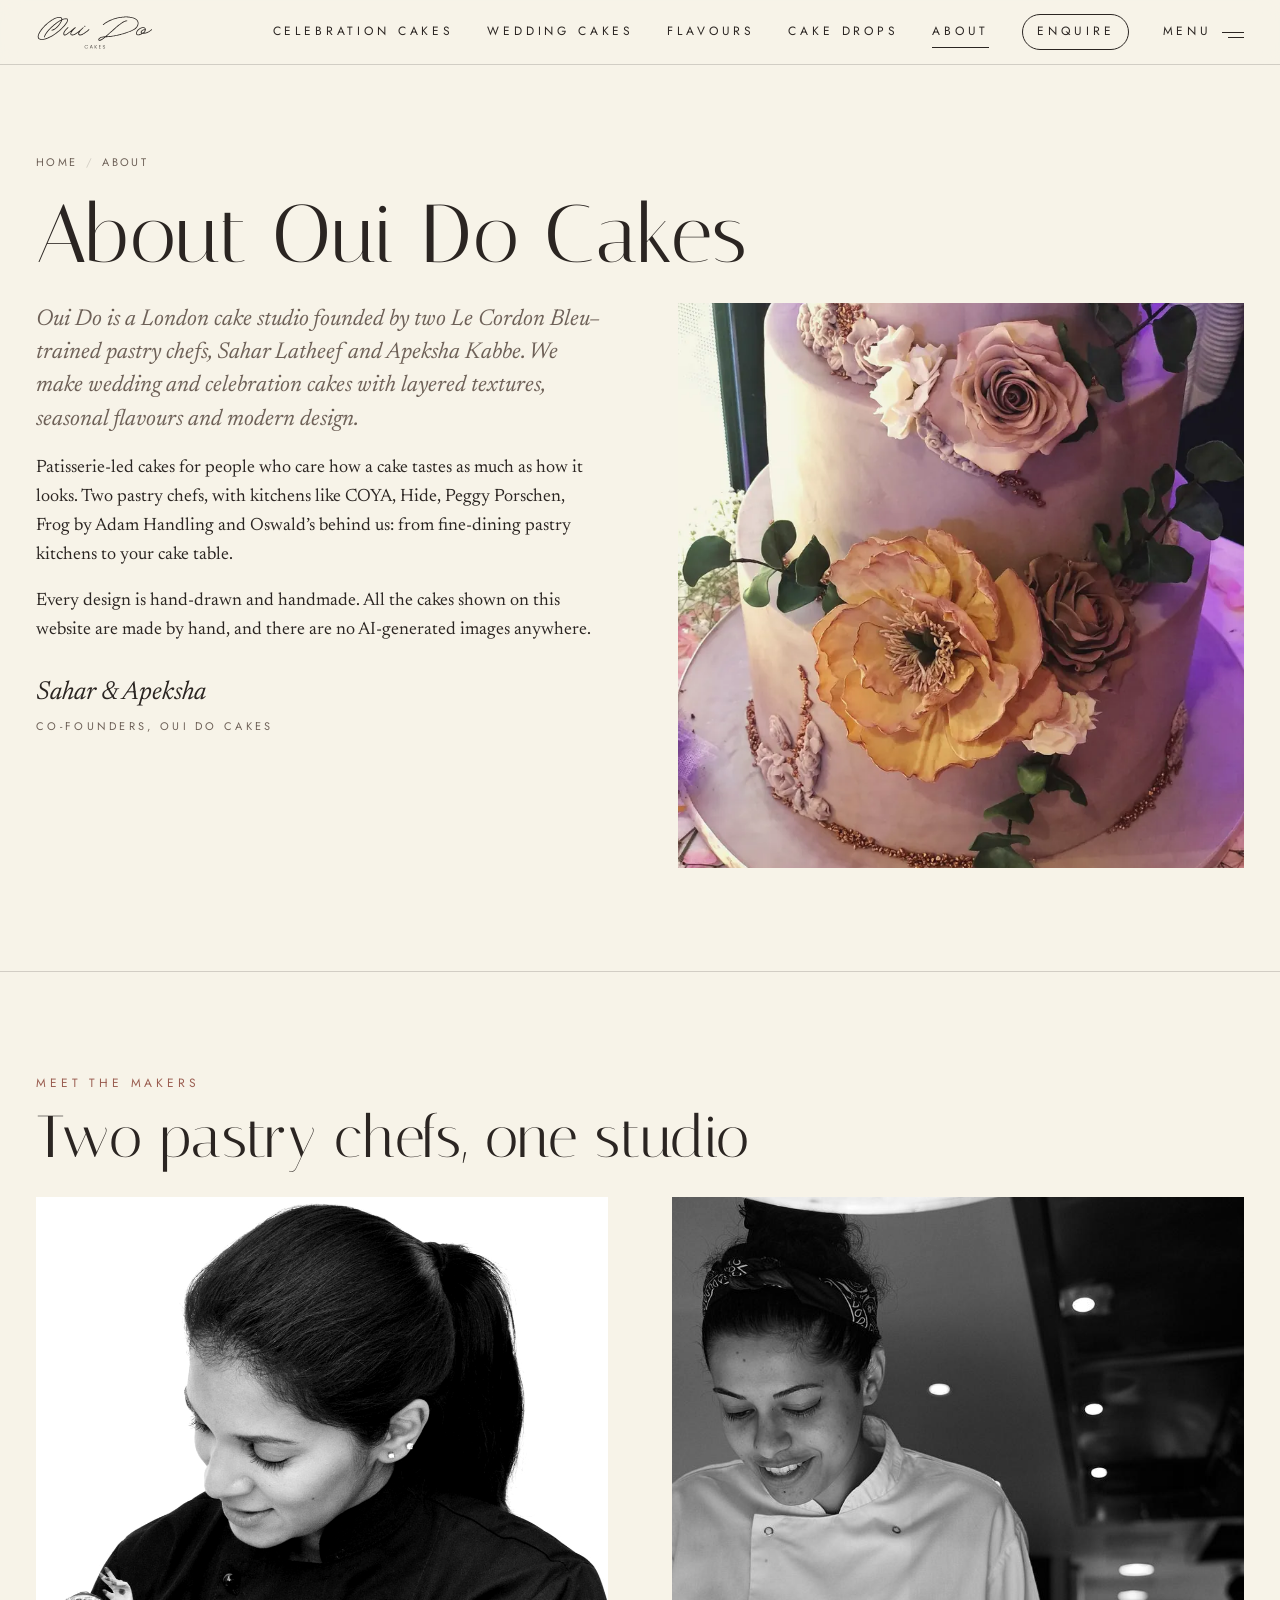
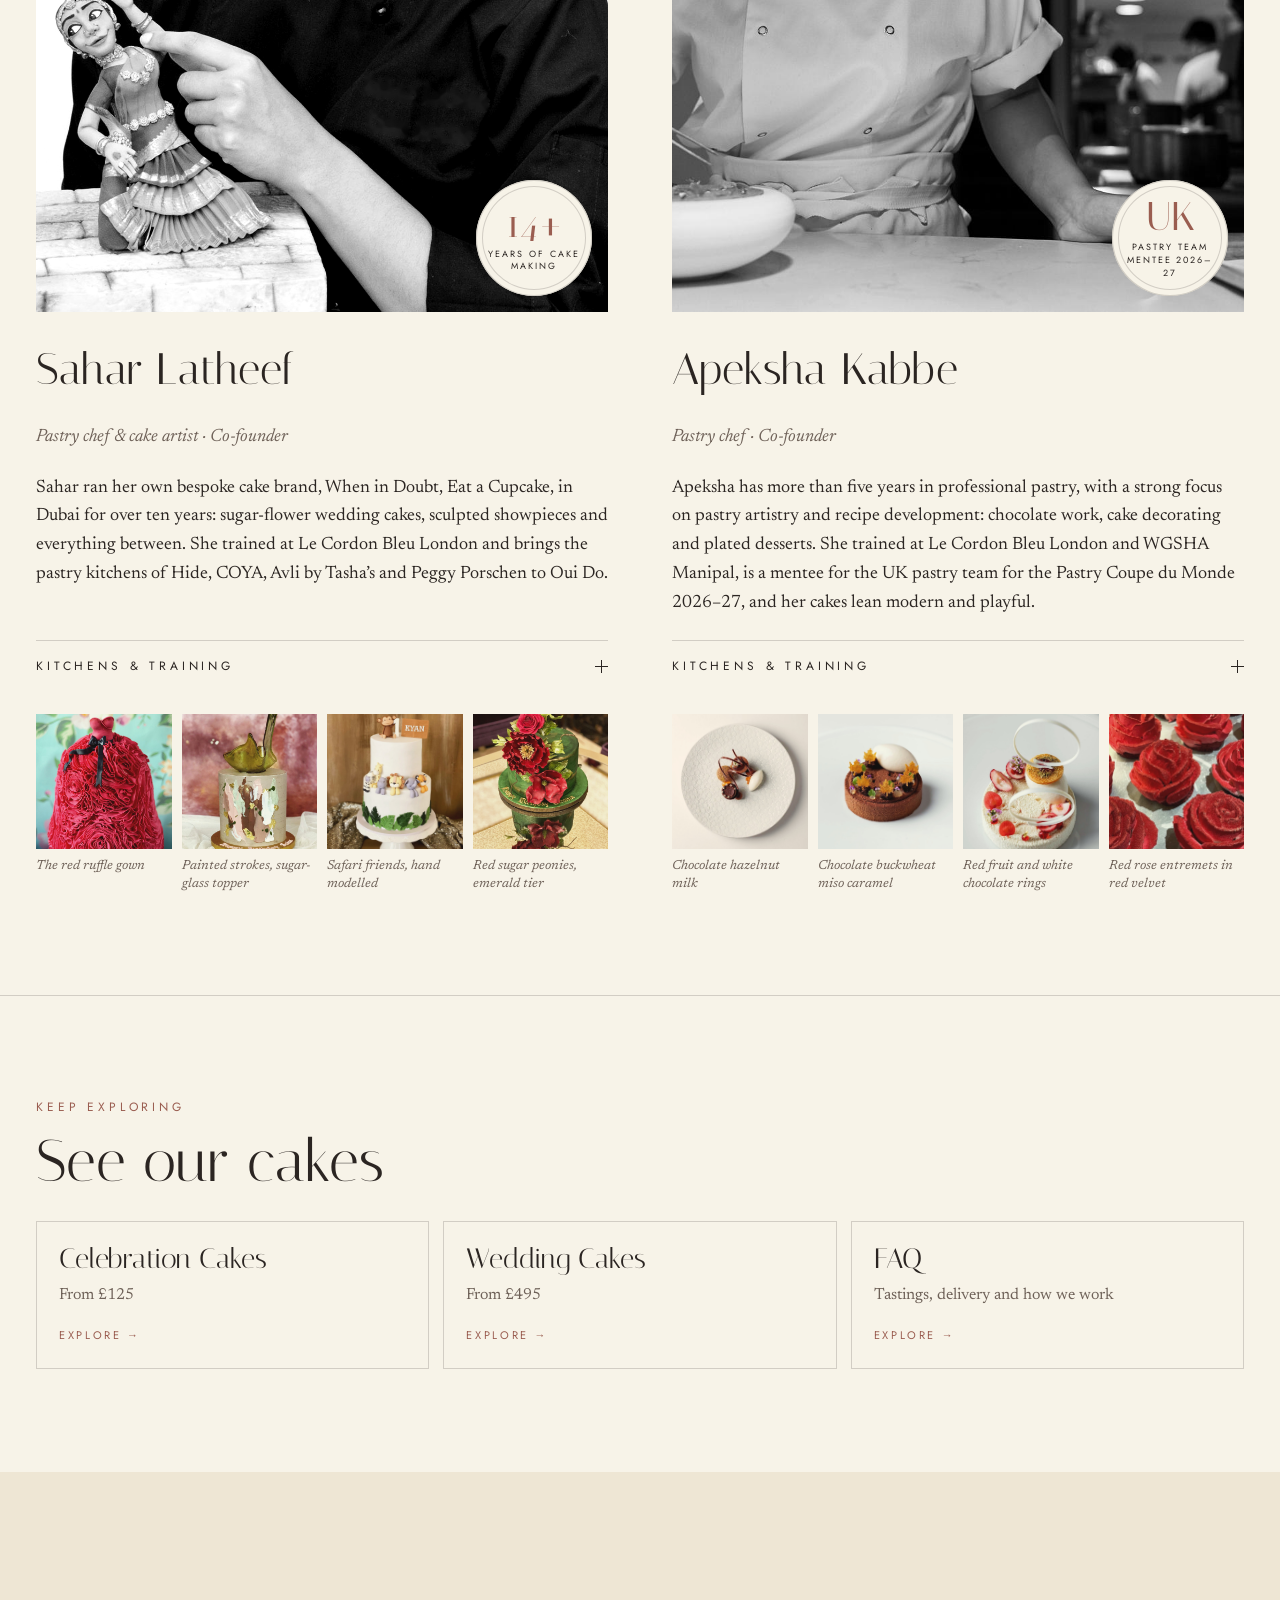
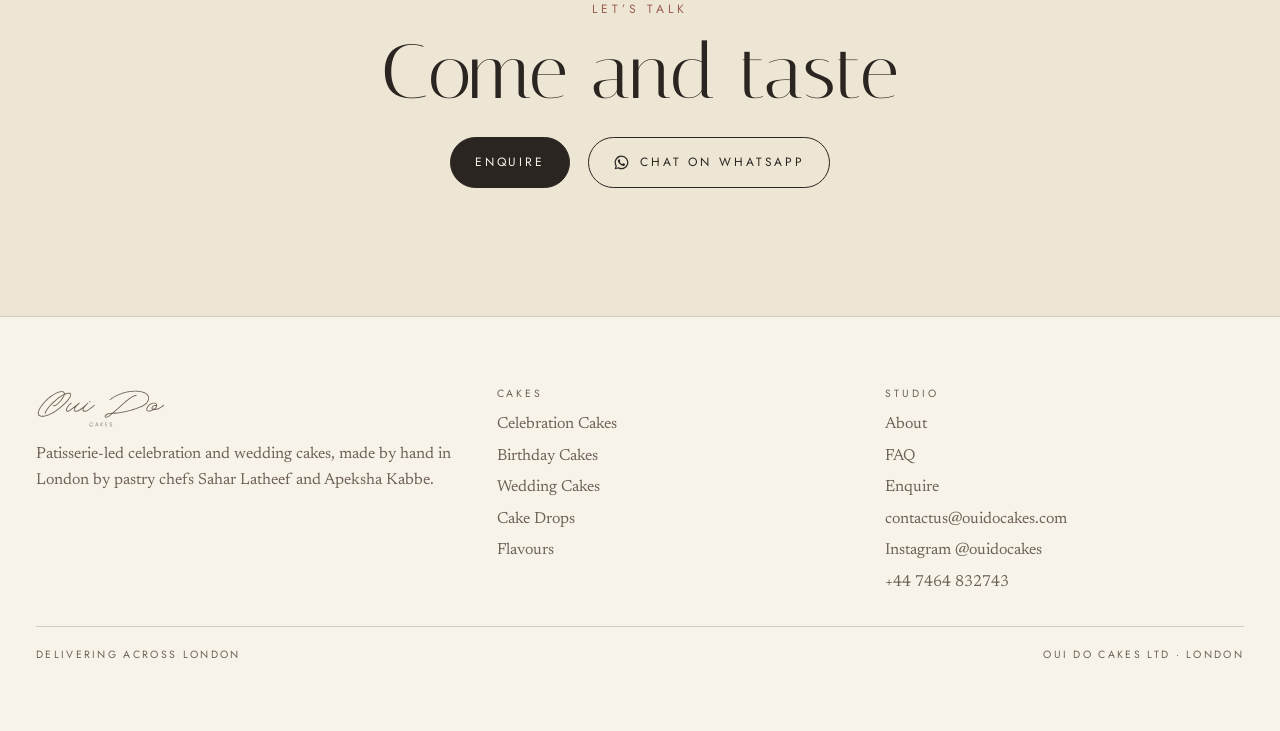
<file: about/index.html>
<!doctype html>
<html lang="en-GB">
<head>
<meta charset="utf-8">
<meta name="viewport" content="width=device-width,initial-scale=1,viewport-fit=cover">
<title>About, Pastry Chefs Sahar Latheef &amp; Apeksha Kabbe</title>
<meta name="description" content="Oui Do Cakes is a London cake studio founded by Le Cordon Bleu–trained pastry chefs Sahar Latheef and Apeksha Kabbe, making celebration and wedding cakes.">
<link rel="canonical" href="https://www.ouidocakes.com/about/">
<meta name="theme-color" content="#f7f3e8">
<meta property="og:type" content="website"><meta property="og:site_name" content="Oui Do Cakes">
<meta property="og:title" content="About, Pastry Chefs Sahar Latheef &amp; Apeksha Kabbe"><meta property="og:description" content="Oui Do Cakes is a London cake studio founded by Le Cordon Bleu–trained pastry chefs Sahar Latheef and Apeksha Kabbe, making celebration and wedding cakes.">
<meta property="og:url" content="https://www.ouidocakes.com/about/"><meta property="og:image" content="https://www.ouidocakes.com/sahar_bw2.jpg"><meta property="og:locale" content="en_GB">
<meta name="twitter:card" content="summary_large_image">
<link rel="icon" href="/assets/logo.svg" type="image/svg+xml">
<link rel="preconnect" href="https://fonts.googleapis.com"><link rel="preconnect" href="https://fonts.gstatic.com" crossorigin>
<link href="https://fonts.googleapis.com/css2?family=Italiana&family=Jost:wght@300;400;500&family=Newsreader:ital,opsz,wght@0,6..72,300..500;1,6..72,300..500&display=swap" rel="stylesheet">
<link rel="stylesheet" href="/assets/oui.css">
<script type="application/ld+json">{"@context":"https://schema.org","@type":"BreadcrumbList","itemListElement":[{"@type":"ListItem","position":1,"name":"Home","item":"https://www.ouidocakes.com/"},{"@type":"ListItem","position":2,"name":"About","item":"https://www.ouidocakes.com/about/"}]}</script>
<script type="application/ld+json">{"@context":"https://schema.org","@type":"Person","name":"Sahar Latheef","jobTitle":"Pastry chef, cake artist and co-founder","worksFor":{"@type":"Organization","name":"Oui Do Cakes","url":"https://www.ouidocakes.com/"},"image":"https://www.ouidocakes.com/sahar_bw2.jpg","alumniOf":{"@type":"EducationalOrganization","name":"Le Cordon Bleu London"},"description":"Pastry chef and cake artist with 14+ years of cake making. Ran the bespoke cake brand When in Doubt, Eat a Cupcake in Dubai for over ten years, and has worked in the pastry kitchens of Hide, COYA, Avli by Tasha’s and Peggy Porschen.","url":"https://www.ouidocakes.com/about/"}</script>
<script type="application/ld+json">{"@context":"https://schema.org","@type":"Person","name":"Apeksha Kabbe","jobTitle":"Pastry chef and co-founder","worksFor":{"@type":"Organization","name":"Oui Do Cakes","url":"https://www.ouidocakes.com/"},"image":"https://www.ouidocakes.com/apeksha.jpg","alumniOf":[{"@type":"EducationalOrganization","name":"Le Cordon Bleu London"},{"@type":"EducationalOrganization","name":"WGSHA Manipal"}],"description":"Pastry chef with more than five years in professional pastry, focused on pastry artistry and recipe development. Mentee for the UK pastry team for the Pastry Coupe du Monde 2026–27.","url":"https://www.ouidocakes.com/about/"}</script>
</head>
<body class="sub">
<a class="sr-only" href="#main">Skip to content</a>
<header class="nav solid" id="nav"><div class="wrap">
  <a class="mark" href="/" aria-label="Oui Do Cakes home"><span class="wm"></span></a>
  <nav class="links caps" aria-label="Main"><a href="/celebration-cakes/">Celebration Cakes</a><a href="/wedding-cakes/">Wedding Cakes</a><a href="/#craft">Flavours</a><a href="/cake-drops/">Cake Drops</a><a href="/about/" aria-current="page">About</a><a href="/enquire/" class="cta-link">Enquire</a>
    <button class="menu-btn caps" id="menuOpen" aria-expanded="false" aria-controls="menu"><span>Menu</span><i></i></button></nav>
</div></header>
<div class="menu" id="menu" role="dialog" aria-modal="true" aria-label="Site menu">
  <div class="wrap menu-top"><a class="mark" style="opacity:1;transform:none;pointer-events:auto" href="/" aria-label="Oui Do Cakes home"><span class="wm"></span></a><button class="menu-btn caps" id="menuClose"><span>Close</span><i></i></button></div>
  <div class="wrap menu-body"><ol>
<li><a href="/"><span class="t">Home</span><span class="c"></span></a></li>
<li><a href="/celebration-cakes/"><span class="t">Celebration Cakes</span><span class="c">from £125</span></a></li>
<li><a href="/celebration-cakes/birthday-cakes/"><span class="t">Birthday Cakes</span><span class="c"></span></a></li>
<li><a href="/wedding-cakes/"><span class="t">Wedding Cakes</span><span class="c">from £495</span></a></li>
<li><a href="/#craft"><span class="t">Flavours</span><span class="c">classic & seasonal</span></a></li>
<li><a href="/cake-drops/"><span class="t">Cake Drops</span><span class="c"></span></a></li>
<li><a href="/about/"><span class="t">About</span><span class="c"></span></a></li>
<li><a href="/faq/"><span class="t">FAQ</span><span class="c"></span></a></li>
<li><a href="/enquire/"><span class="t">Enquire</span><span class="c"></span></a></li>
  </ol><div class="menu-side"><div class="menu-peek"><img src="/w/c27-800.webp" alt=""></div>
  <div class="menu-small caps"><a href="mailto:contactus@ouidocakes.com">Email</a><a href="https://wa.me/447464832743?text=Hi%20Oui%20Do%2C%20I%E2%80%99d%20love%20to%20ask%20about%20a%20cake." target="_blank" rel="noopener">WhatsApp</a><a href="https://www.instagram.com/ouidocakes/" target="_blank" rel="noopener">Instagram</a></div></div></div>
</div>
<main id="main" class="sp-main">
<section class="wrap sp-hero" style="grid-template-columns:1fr">
  <div>
    <nav aria-label="Breadcrumb"><ol class="crumbs"><li><a href="/">Home</a></li><li><span aria-current="page">About</span></li></ol></nav>
    <h1>About Oui Do Cakes</h1>
    <div class="about-note">
      <div class="prose"><p>Oui Do is a London cake studio founded by two Le Cordon Bleu–trained pastry chefs, Sahar Latheef and Apeksha Kabbe. We make wedding and celebration cakes with layered textures, seasonal flavours and modern design.</p>
      <p>Patisserie-led cakes for people who care how a cake tastes as much as how it looks. Two pastry chefs, with kitchens like COYA, Hide, Peggy Porschen, Frog by Adam Handling and Oswald’s behind us: from fine-dining pastry kitchens to your cake table.</p>
      <p>Every design is hand-drawn and handmade. All the cakes shown on this website are made by hand, and there are no AI-generated images anywhere.</p>
      <p class="sign">Sahar &amp; Apeksha<small>Co-founders, Oui Do Cakes</small></p></div>
      <div class="sp-hero-img" style="aspect-ratio:1"><img src="/w/78-800.webp" srcset="/w/78-800.webp 800w, /w/78-1600.webp 1200w" sizes="(max-width:860px) 100vw, 46vw" width="800" height="1067" alt="Dusty mauve cake with an apricot sugar peony by Oui Do Cakes, London" fetchpriority="high" decoding="async"></div>
    </div>
  </div>
</section>
<section class="sp-sec"><div class="wrap">
  <p class="eyebrow">Meet the makers</p><h2>Two pastry chefs, one studio</h2>
  <p class="swipe-hint caps">Swipe to meet both makers <span aria-hidden="true">→</span></p>
  <div class="makers">
      <article class="maker">
        <div class="portrait"><img src="/sahar_bw2.jpg" loading="lazy" alt="Sahar Latheef in chef whites, holding a sugar figure of a classical dancer">
          <div class="badge"><div><b>14+</b><span>Years of cake making</span></div></div></div>
        <div><h2 style="font-size:clamp(34px,3.4vw,46px)">Sahar Latheef</h2><p class="role">Pastry chef &amp; cake artist · Co-founder</p></div>
        <p>Sahar ran her own bespoke cake brand, When in Doubt, Eat a Cupcake, in Dubai for over ten years: sugar-flower wedding cakes, sculpted showpieces and everything between. She trained at Le Cordon Bleu London and brings the pastry kitchens of Hide, COYA, Avli by Tasha’s and Peggy Porschen to Oui Do.</p>
        <details class="timeline">
          <summary class="caps">Kitchens &amp; training <span class="pm"></span></summary>
          <dl>
            <dt>Now</dt><dd><b>Oui Do Cakes, London</b>Co-founder</dd>
            <dt>2023–</dt><dd><b>COYA Mayfair</b>Pastry Senior Chef de Partie</dd>
            <dt>2021–</dt><dd><b>Hide · Avli by Tasha’s · Peggy Porschen</b>Pastry kitchens across London after moving from Dubai</dd>
            <dt>10+ yrs</dt><dd><b>When in Doubt, Eat a Cupcake · Dubai</b>Founder. Bespoke cakes, from sugar-flower weddings to sculpted showpieces</dd>
            <dt>Trained</dt><dd><b>Le Cordon Bleu London</b>Pastry training</dd>
          </dl>
        </details>
        <div class="work-strip">
          <figure><div class="im"><img src="/3.jpg" loading="lazy" alt=""></div><figcaption>The red ruffle gown</figcaption></figure>
          <figure><div class="im"><img src="/1.jpg" loading="lazy" alt=""></div><figcaption>Painted strokes, sugar-glass topper</figcaption></figure>
          <figure><div class="im"><img src="/n53.jpg" loading="lazy" alt=""></div><figcaption>Safari friends, hand modelled</figcaption></figure>
          <figure><div class="im"><img src="/85.jpg" loading="lazy" alt=""></div><figcaption>Red sugar peonies, emerald tier</figcaption></figure>
        </div>
      </article>
      <article class="maker">
        <div class="portrait"><img src="/apeksha.jpg" loading="lazy" alt="Apeksha Kabbe plating a dessert in a restaurant kitchen">
          <div class="badge"><div><b>UK</b><span>Pastry Team mentee 2026–27</span></div></div></div>
        <div><h2 style="font-size:clamp(34px,3.4vw,46px)">Apeksha Kabbe</h2><p class="role">Pastry chef · Co-founder</p></div>
        <p>Apeksha has more than five years in professional pastry, with a strong focus on pastry artistry and recipe development: chocolate work, cake decorating and plated desserts. She trained at Le Cordon Bleu London and WGSHA Manipal, is a mentee for the UK pastry team for the Pastry Coupe du Monde 2026–27, and her cakes lean modern and playful.</p>
        <details class="timeline">
          <summary class="caps">Kitchens &amp; training <span class="pm"></span></summary>
          <dl>
            <dt>2026–27</dt><dd><b>UK Pastry Team</b>Mentee, Pastry Coupe du Monde</dd>
            <dt>2024–</dt><dd><b>Oswald’s, London</b>Pastry Senior Chef de Partie. Three months at Maxime’s, New York, on a new opening</dd>
            <dt>2023–24</dt><dd><b>Frog by Adam Handling</b>Chef de Partie</dd>
            <dt>2022–23</dt><dd><b>Tattu London</b>Chef de Partie</dd>
            <dt>2018–22</dt><dd><b>Chestnut Bakery · The Oberoi</b>Pastry Assistant in Belgravia; kitchen trainee in Bengaluru</dd>
          </dl>
        </details>
        <div class="work-strip">
          <figure><div class="im"><img src="/ap1.jpg" loading="lazy" alt=""></div><figcaption>Chocolate hazelnut milk</figcaption></figure>
          <figure><div class="im"><img src="/ap2.jpg" loading="lazy" alt=""></div><figcaption>Chocolate buckwheat miso caramel</figcaption></figure>
          <figure><div class="im"><img src="/ap3.jpg" loading="lazy" alt=""></div><figcaption>Red fruit and white chocolate rings</figcaption></figure>
          <figure><div class="im"><img src="/ap4.jpg" loading="lazy" alt=""></div><figcaption>Red rose entremets in red velvet</figcaption></figure>
        </div>
      </article>
    </div>
  
</div></section>
<section class="sp-sec"><div class="wrap"><p class="eyebrow">Keep exploring</p><h2>See our cakes</h2>
<div class="rel"><a href="/celebration-cakes/"><b>Celebration Cakes</b><span>From £125</span><i>Explore →</i></a><a href="/wedding-cakes/"><b>Wedding Cakes</b><span>From £495</span><i>Explore →</i></a><a href="/faq/"><b>FAQ</b><span>Tastings, delivery and how we work</span><i>Explore →</i></a></div>
</div></section>
<section class="cta-band"><div class="wrap"><p class="eyebrow">Let’s talk</p><h2>Come and taste</h2><div class="ctas"><a class="btn solid" href="/enquire/">Enquire</a><a class="btn wa" href="https://wa.me/447464832743?text=Hi%20Oui%20Do%2C%20I%E2%80%99d%20love%20to%20ask%20about%20a%20cake." target="_blank" rel="noopener"><svg class="wa-ico" viewBox="0 0 24 24" aria-hidden="true"><path d="M12 2.2a9.7 9.7 0 0 0-8.4 14.6L2.3 21.7l5-1.3A9.7 9.7 0 1 0 12 2.2Zm0 17.7a8 8 0 0 1-4.1-1.1l-.3-.2-3 .8.8-2.9-.2-.3A8 8 0 1 1 12 19.9Zm4.4-6c-.2-.1-1.4-.7-1.7-.8-.2-.1-.4-.1-.5.1l-.8.9c-.1.2-.3.2-.5.1a6.6 6.6 0 0 1-3.3-2.9c-.2-.4.2-.4.7-1.3.1-.2 0-.3 0-.4l-.8-1.8c-.2-.5-.4-.4-.5-.4h-.5a.9.9 0 0 0-.7.3 2.8 2.8 0 0 0-.9 2.1 4.9 4.9 0 0 0 1 2.6 11.2 11.2 0 0 0 4.3 3.8c1.6.7 2.2.7 3 .6a2.6 2.6 0 0 0 1.7-1.2 2.1 2.1 0 0 0 .1-1.2c0-.1-.2-.2-.5-.3Z"/></svg>Chat on WhatsApp</a></div></div></section>
</main>
<footer class="sfoot"><div class="wrap">
  <div><span class="wm" aria-hidden="true"></span><p>Patisserie-led celebration and wedding cakes, made by hand in London by pastry chefs Sahar Latheef and Apeksha Kabbe.</p></div>
  <div><h3>Cakes</h3><ul><li><a href="/celebration-cakes/">Celebration Cakes</a></li><li><a href="/celebration-cakes/birthday-cakes/">Birthday Cakes</a></li><li><a href="/wedding-cakes/">Wedding Cakes</a></li><li><a href="/cake-drops/">Cake Drops</a></li><li><a href="/#craft">Flavours</a></li></ul></div>
  <div><h3>Studio</h3><ul><li><a href="/about/">About</a></li><li><a href="/faq/">FAQ</a></li><li><a href="/enquire/">Enquire</a></li><li><a href="mailto:contactus@ouidocakes.com">contactus@ouidocakes.com</a></li><li><a href="https://www.instagram.com/ouidocakes/" target="_blank" rel="noopener">Instagram @ouidocakes</a></li><li><a href="tel:+447464832743">+44 7464 832743</a></li></ul></div>
  <p class="small"><span>Delivering across London</span><span>Oui Do Cakes Ltd · London</span></p>
</div></footer>
<div class="knife" id="knife" aria-hidden="true"><svg viewBox="0 0 68 22"><path d="M3 9 C3 6.6 4.6 5.6 7 5.6 L33 6.4 L33 11.6 L7 12.4 C4.6 12.4 3 11.4 3 9Z" fill="var(--paper)" stroke="var(--ink)" stroke-width="1"/><path d="M8 8.2 L30 8.4" stroke="var(--line)" stroke-width="1" fill="none"/><path d="M33 7.2 L36.5 7.2 L40 12.8 L36.4 12.8 Z" fill="var(--paper)" stroke="var(--ink)" stroke-width="1" stroke-linejoin="round"/><rect x="39" y="10.2" width="27" height="7" rx="3.5" fill="var(--rose)" stroke="var(--ink)" stroke-width="1"/><circle cx="44" cy="13.7" r=".9" fill="var(--paper)"/><circle cx="49" cy="13.7" r=".9" fill="var(--paper)"/></svg></div>
<script src="/assets/oui.js" defer></script>
</body>
</html>
</file>
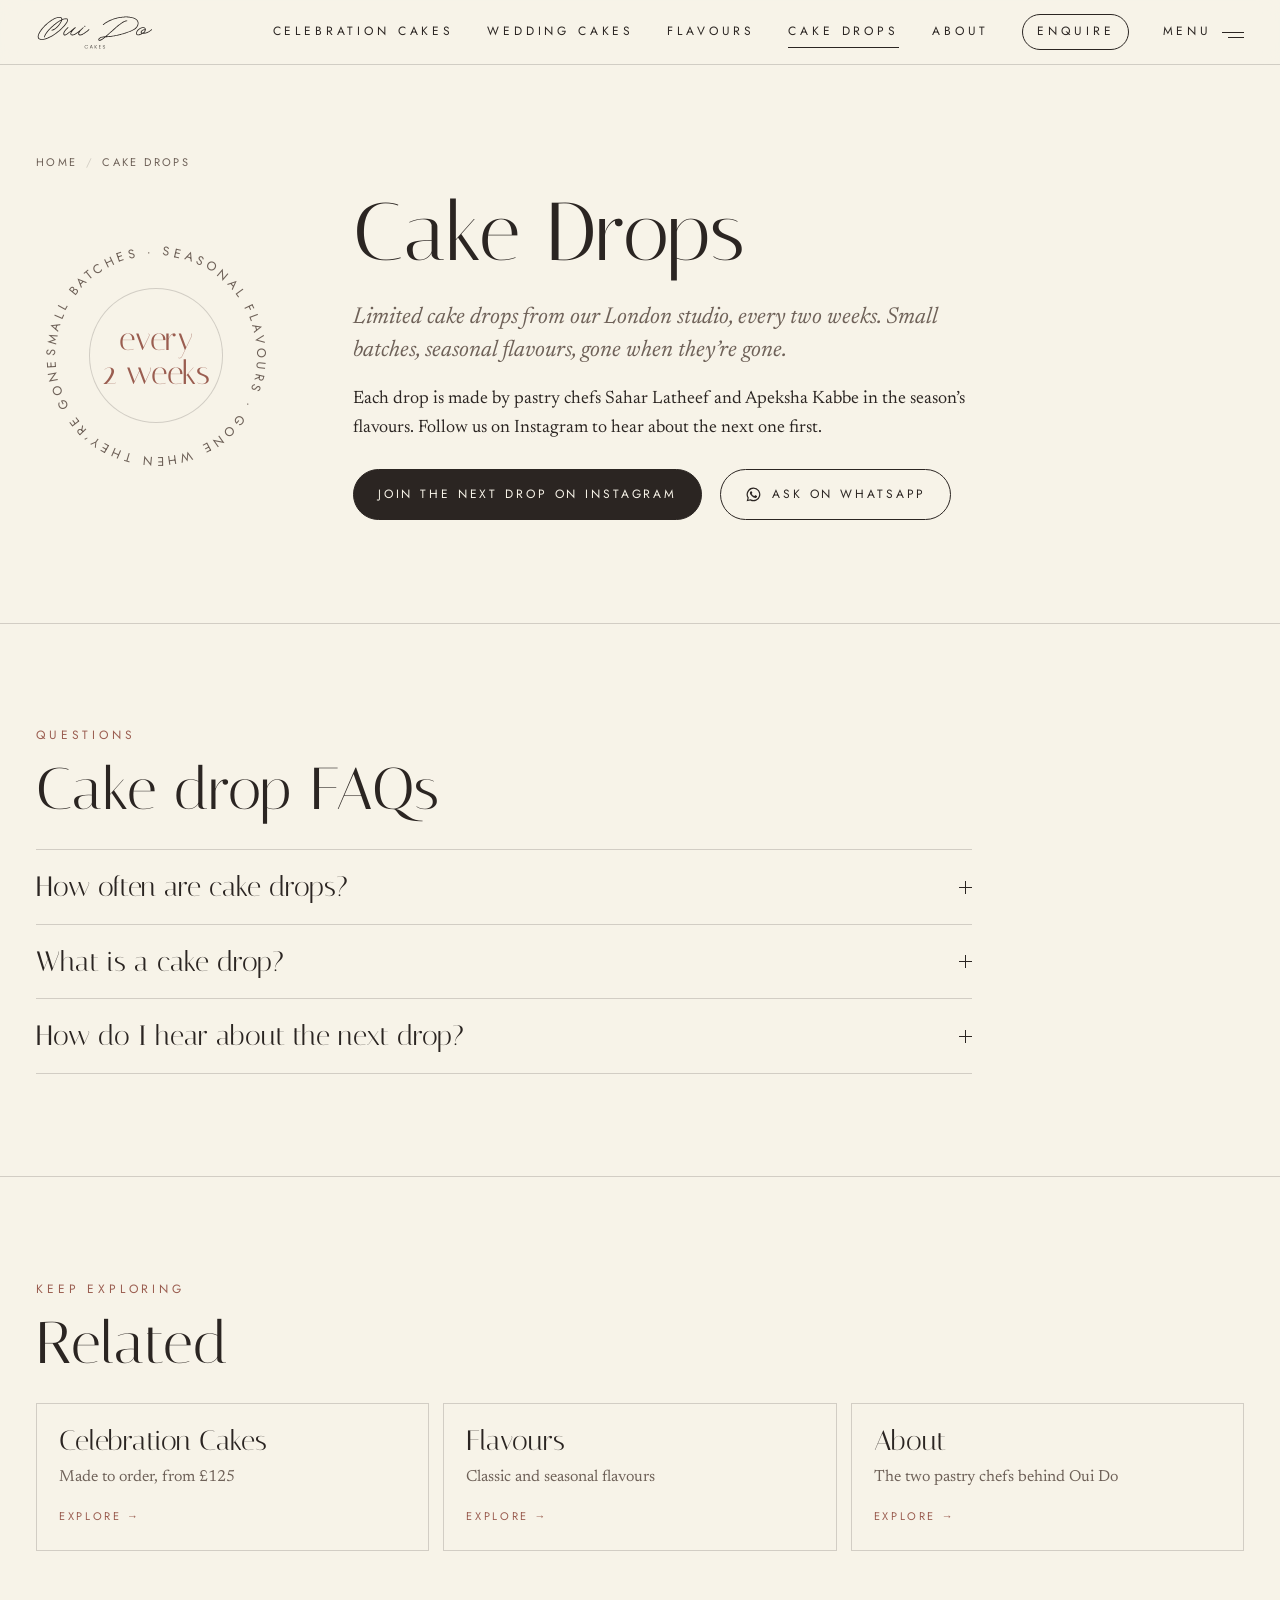
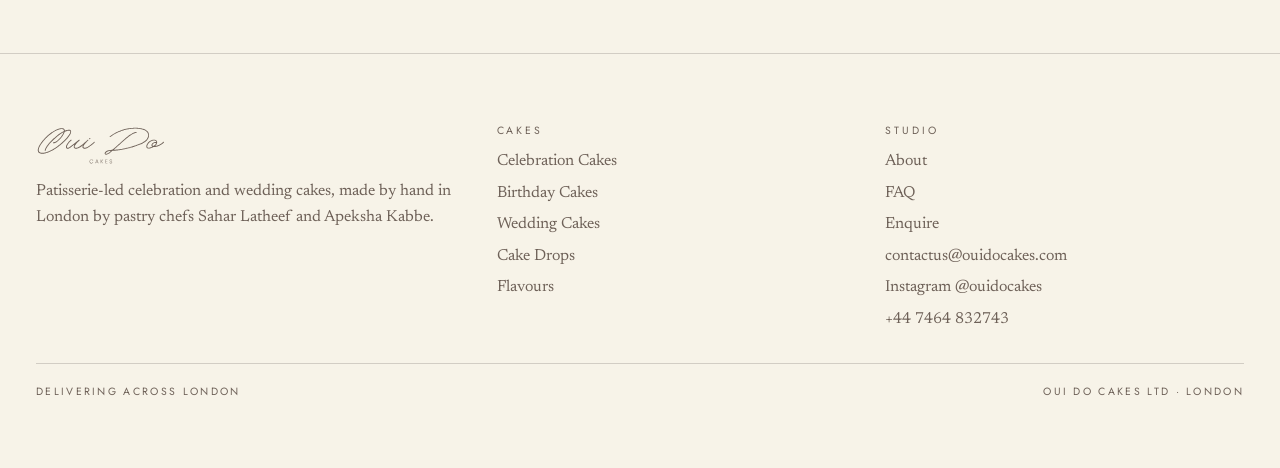
<file: cake-drops/index.html>
<!doctype html>
<html lang="en-GB">
<head>
<meta charset="utf-8">
<meta name="viewport" content="width=device-width,initial-scale=1,viewport-fit=cover">
<title>Cake Drops London, Oui Do Cakes</title>
<meta name="description" content="Limited cake drops from Oui Do Cakes in London every two weeks: small batches in seasonal flavours, gone when they’re gone. Follow @ouidocakes for the next one.">
<link rel="canonical" href="https://www.ouidocakes.com/cake-drops/">
<meta name="theme-color" content="#f7f3e8">
<meta property="og:type" content="website"><meta property="og:site_name" content="Oui Do Cakes">
<meta property="og:title" content="Cake Drops London, Oui Do Cakes"><meta property="og:description" content="Limited cake drops from Oui Do Cakes in London every two weeks: small batches in seasonal flavours, gone when they’re gone. Follow @ouidocakes for the next one.">
<meta property="og:url" content="https://www.ouidocakes.com/cake-drops/"><meta property="og:image" content="https://www.ouidocakes.com/c27.jpg"><meta property="og:locale" content="en_GB">
<meta name="twitter:card" content="summary_large_image">
<link rel="icon" href="/assets/logo.svg" type="image/svg+xml">
<link rel="preconnect" href="https://fonts.googleapis.com"><link rel="preconnect" href="https://fonts.gstatic.com" crossorigin>
<link href="https://fonts.googleapis.com/css2?family=Italiana&family=Jost:wght@300;400;500&family=Newsreader:ital,opsz,wght@0,6..72,300..500;1,6..72,300..500&display=swap" rel="stylesheet">
<link rel="stylesheet" href="/assets/oui.css">
<script type="application/ld+json">{"@context":"https://schema.org","@type":"BreadcrumbList","itemListElement":[{"@type":"ListItem","position":1,"name":"Home","item":"https://www.ouidocakes.com/"},{"@type":"ListItem","position":2,"name":"Cake Drops","item":"https://www.ouidocakes.com/cake-drops/"}]}</script>
<script type="application/ld+json">{"@context":"https://schema.org","@type":"FAQPage","mainEntity":[{"@type":"Question","name":"How often are cake drops?","acceptedAnswer":{"@type":"Answer","text":"Every two weeks."}},{"@type":"Question","name":"What is a cake drop?","acceptedAnswer":{"@type":"Answer","text":"A small batch of cakes in a seasonal flavour, available for a short time. When they’re gone, they’re gone."}},{"@type":"Question","name":"How do I hear about the next drop?","acceptedAnswer":{"@type":"Answer","text":"Follow @ouidocakes on Instagram, where we announce each drop."}}]}</script>
</head>
<body class="sub">
<a class="sr-only" href="#main">Skip to content</a>
<header class="nav solid" id="nav"><div class="wrap">
  <a class="mark" href="/" aria-label="Oui Do Cakes home"><span class="wm"></span></a>
  <nav class="links caps" aria-label="Main"><a href="/celebration-cakes/">Celebration Cakes</a><a href="/wedding-cakes/">Wedding Cakes</a><a href="/#craft">Flavours</a><a href="/cake-drops/" aria-current="page">Cake Drops</a><a href="/about/">About</a><a href="/enquire/" class="cta-link">Enquire</a>
    <button class="menu-btn caps" id="menuOpen" aria-expanded="false" aria-controls="menu"><span>Menu</span><i></i></button></nav>
</div></header>
<div class="menu" id="menu" role="dialog" aria-modal="true" aria-label="Site menu">
  <div class="wrap menu-top"><a class="mark" style="opacity:1;transform:none;pointer-events:auto" href="/" aria-label="Oui Do Cakes home"><span class="wm"></span></a><button class="menu-btn caps" id="menuClose"><span>Close</span><i></i></button></div>
  <div class="wrap menu-body"><ol>
<li><a href="/"><span class="t">Home</span><span class="c"></span></a></li>
<li><a href="/celebration-cakes/"><span class="t">Celebration Cakes</span><span class="c">from £125</span></a></li>
<li><a href="/celebration-cakes/birthday-cakes/"><span class="t">Birthday Cakes</span><span class="c"></span></a></li>
<li><a href="/wedding-cakes/"><span class="t">Wedding Cakes</span><span class="c">from £495</span></a></li>
<li><a href="/#craft"><span class="t">Flavours</span><span class="c">classic & seasonal</span></a></li>
<li><a href="/cake-drops/"><span class="t">Cake Drops</span><span class="c"></span></a></li>
<li><a href="/about/"><span class="t">About</span><span class="c"></span></a></li>
<li><a href="/faq/"><span class="t">FAQ</span><span class="c"></span></a></li>
<li><a href="/enquire/"><span class="t">Enquire</span><span class="c"></span></a></li>
  </ol><div class="menu-side"><div class="menu-peek"><img src="/w/c27-800.webp" alt=""></div>
  <div class="menu-small caps"><a href="mailto:contactus@ouidocakes.com">Email</a><a href="https://wa.me/447464832743?text=Hi%20Oui%20Do%2C%20I%E2%80%99d%20love%20to%20ask%20about%20a%20cake." target="_blank" rel="noopener">WhatsApp</a><a href="https://www.instagram.com/ouidocakes/" target="_blank" rel="noopener">Instagram</a></div></div></div>
</div>
<main id="main" class="sp-main">
<section class="wrap sp-hero" style="grid-template-columns:1fr">
  <div class="rv">
    <nav aria-label="Breadcrumb"><ol class="crumbs"><li><a href="/">Home</a></li><li><span aria-current="page">Cake Drops</span></li></ol></nav>
    <div class="drop-hero" style="margin-top:20px">
      <div class="drops-ring" aria-hidden="true"><svg viewBox="0 0 200 200"><defs><path id="dropPath" d="M100,100 m-84,0 a84,84 0 1,1 168,0 a84,84 0 1,1 -168,0"/></defs><text><textPath href="#dropPath">small batches · seasonal flavours · gone when they’re gone · </textPath></text></svg><span>every<br>2 weeks</span></div>
      <div><h1 style="margin-top:0">Cake Drops</h1>
        <div class="prose"><p>Limited cake drops from our London studio, every two weeks. Small batches, seasonal flavours, gone when they’re gone.</p>
        <p>Each drop is made by pastry chefs Sahar Latheef and Apeksha Kabbe in the season’s flavours. Follow us on Instagram to hear about the next one first.</p></div>
        <div class="ctas"><a class="btn solid" href="https://www.instagram.com/ouidocakes/" target="_blank" rel="noopener">Join the next drop on Instagram</a><a class="btn wa" href="https://wa.me/447464832743?text=Hi%20Oui%20Do%2C%20I%E2%80%99d%20love%20to%20ask%20about%20a%20cake." target="_blank" rel="noopener"><svg class="wa-ico" viewBox="0 0 24 24" aria-hidden="true"><path d="M12 2.2a9.7 9.7 0 0 0-8.4 14.6L2.3 21.7l5-1.3A9.7 9.7 0 1 0 12 2.2Zm0 17.7a8 8 0 0 1-4.1-1.1l-.3-.2-3 .8.8-2.9-.2-.3A8 8 0 1 1 12 19.9Zm4.4-6c-.2-.1-1.4-.7-1.7-.8-.2-.1-.4-.1-.5.1l-.8.9c-.1.2-.3.2-.5.1a6.6 6.6 0 0 1-3.3-2.9c-.2-.4.2-.4.7-1.3.1-.2 0-.3 0-.4l-.8-1.8c-.2-.5-.4-.4-.5-.4h-.5a.9.9 0 0 0-.7.3 2.8 2.8 0 0 0-.9 2.1 4.9 4.9 0 0 0 1 2.6 11.2 11.2 0 0 0 4.3 3.8c1.6.7 2.2.7 3 .6a2.6 2.6 0 0 0 1.7-1.2 2.1 2.1 0 0 0 .1-1.2c0-.1-.2-.2-.5-.3Z"/></svg>Ask on WhatsApp</a></div>
      </div>
    </div>
  </div>
</section>
<section class="sp-sec"><div class="wrap">
  <p class="eyebrow">Questions</p><h2>Cake drop FAQs</h2><div class="faq"><details><summary>How often are cake drops?<span class="pm" aria-hidden="true"></span></summary><p>Every two weeks.</p></details>
<details><summary>What is a cake drop?<span class="pm" aria-hidden="true"></span></summary><p>A small batch of cakes in a seasonal flavour, available for a short time. When they’re gone, they’re gone.</p></details>
<details><summary>How do I hear about the next drop?<span class="pm" aria-hidden="true"></span></summary><p>Follow @ouidocakes on Instagram, where we announce each drop.</p></details></div>
</div></section>
<section class="sp-sec"><div class="wrap"><p class="eyebrow">Keep exploring</p><h2>Related</h2>
<div class="rel"><a href="/celebration-cakes/"><b>Celebration Cakes</b><span>Made to order, from £125</span><i>Explore →</i></a><a href="/#craft"><b>Flavours</b><span>Classic and seasonal flavours</span><i>Explore →</i></a><a href="/about/"><b>About</b><span>The two pastry chefs behind Oui Do</span><i>Explore →</i></a></div>
</div></section>
</main>
<footer class="sfoot"><div class="wrap">
  <div><span class="wm" aria-hidden="true"></span><p>Patisserie-led celebration and wedding cakes, made by hand in London by pastry chefs Sahar Latheef and Apeksha Kabbe.</p></div>
  <div><h3>Cakes</h3><ul><li><a href="/celebration-cakes/">Celebration Cakes</a></li><li><a href="/celebration-cakes/birthday-cakes/">Birthday Cakes</a></li><li><a href="/wedding-cakes/">Wedding Cakes</a></li><li><a href="/cake-drops/">Cake Drops</a></li><li><a href="/#craft">Flavours</a></li></ul></div>
  <div><h3>Studio</h3><ul><li><a href="/about/">About</a></li><li><a href="/faq/">FAQ</a></li><li><a href="/enquire/">Enquire</a></li><li><a href="mailto:contactus@ouidocakes.com">contactus@ouidocakes.com</a></li><li><a href="https://www.instagram.com/ouidocakes/" target="_blank" rel="noopener">Instagram @ouidocakes</a></li><li><a href="tel:+447464832743">+44 7464 832743</a></li></ul></div>
  <p class="small"><span>Delivering across London</span><span>Oui Do Cakes Ltd · London</span></p>
</div></footer>
<div class="knife" id="knife" aria-hidden="true"><svg viewBox="0 0 68 22"><path d="M3 9 C3 6.6 4.6 5.6 7 5.6 L33 6.4 L33 11.6 L7 12.4 C4.6 12.4 3 11.4 3 9Z" fill="var(--paper)" stroke="var(--ink)" stroke-width="1"/><path d="M8 8.2 L30 8.4" stroke="var(--line)" stroke-width="1" fill="none"/><path d="M33 7.2 L36.5 7.2 L40 12.8 L36.4 12.8 Z" fill="var(--paper)" stroke="var(--ink)" stroke-width="1" stroke-linejoin="round"/><rect x="39" y="10.2" width="27" height="7" rx="3.5" fill="var(--rose)" stroke="var(--ink)" stroke-width="1"/><circle cx="44" cy="13.7" r=".9" fill="var(--paper)"/><circle cx="49" cy="13.7" r=".9" fill="var(--paper)"/></svg></div>
<script src="/assets/oui.js" defer></script>
</body>
</html>
</file>
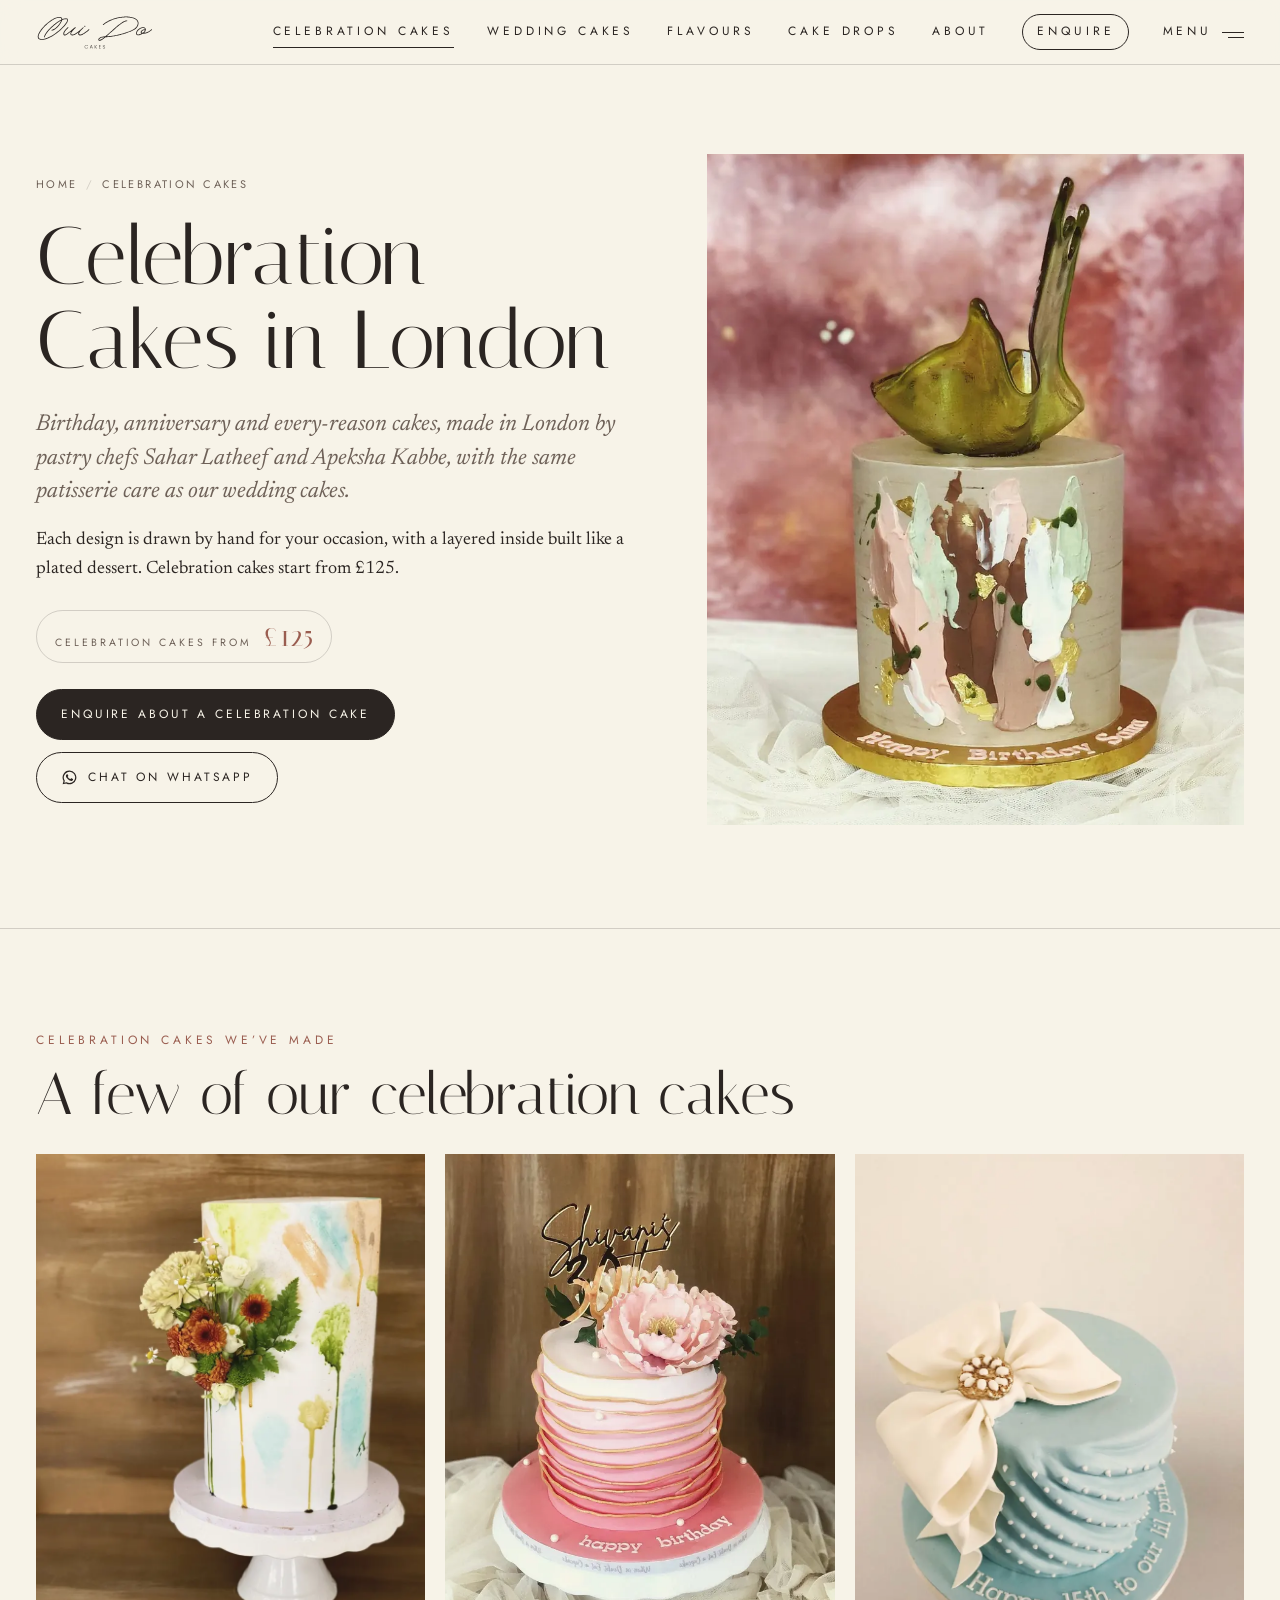
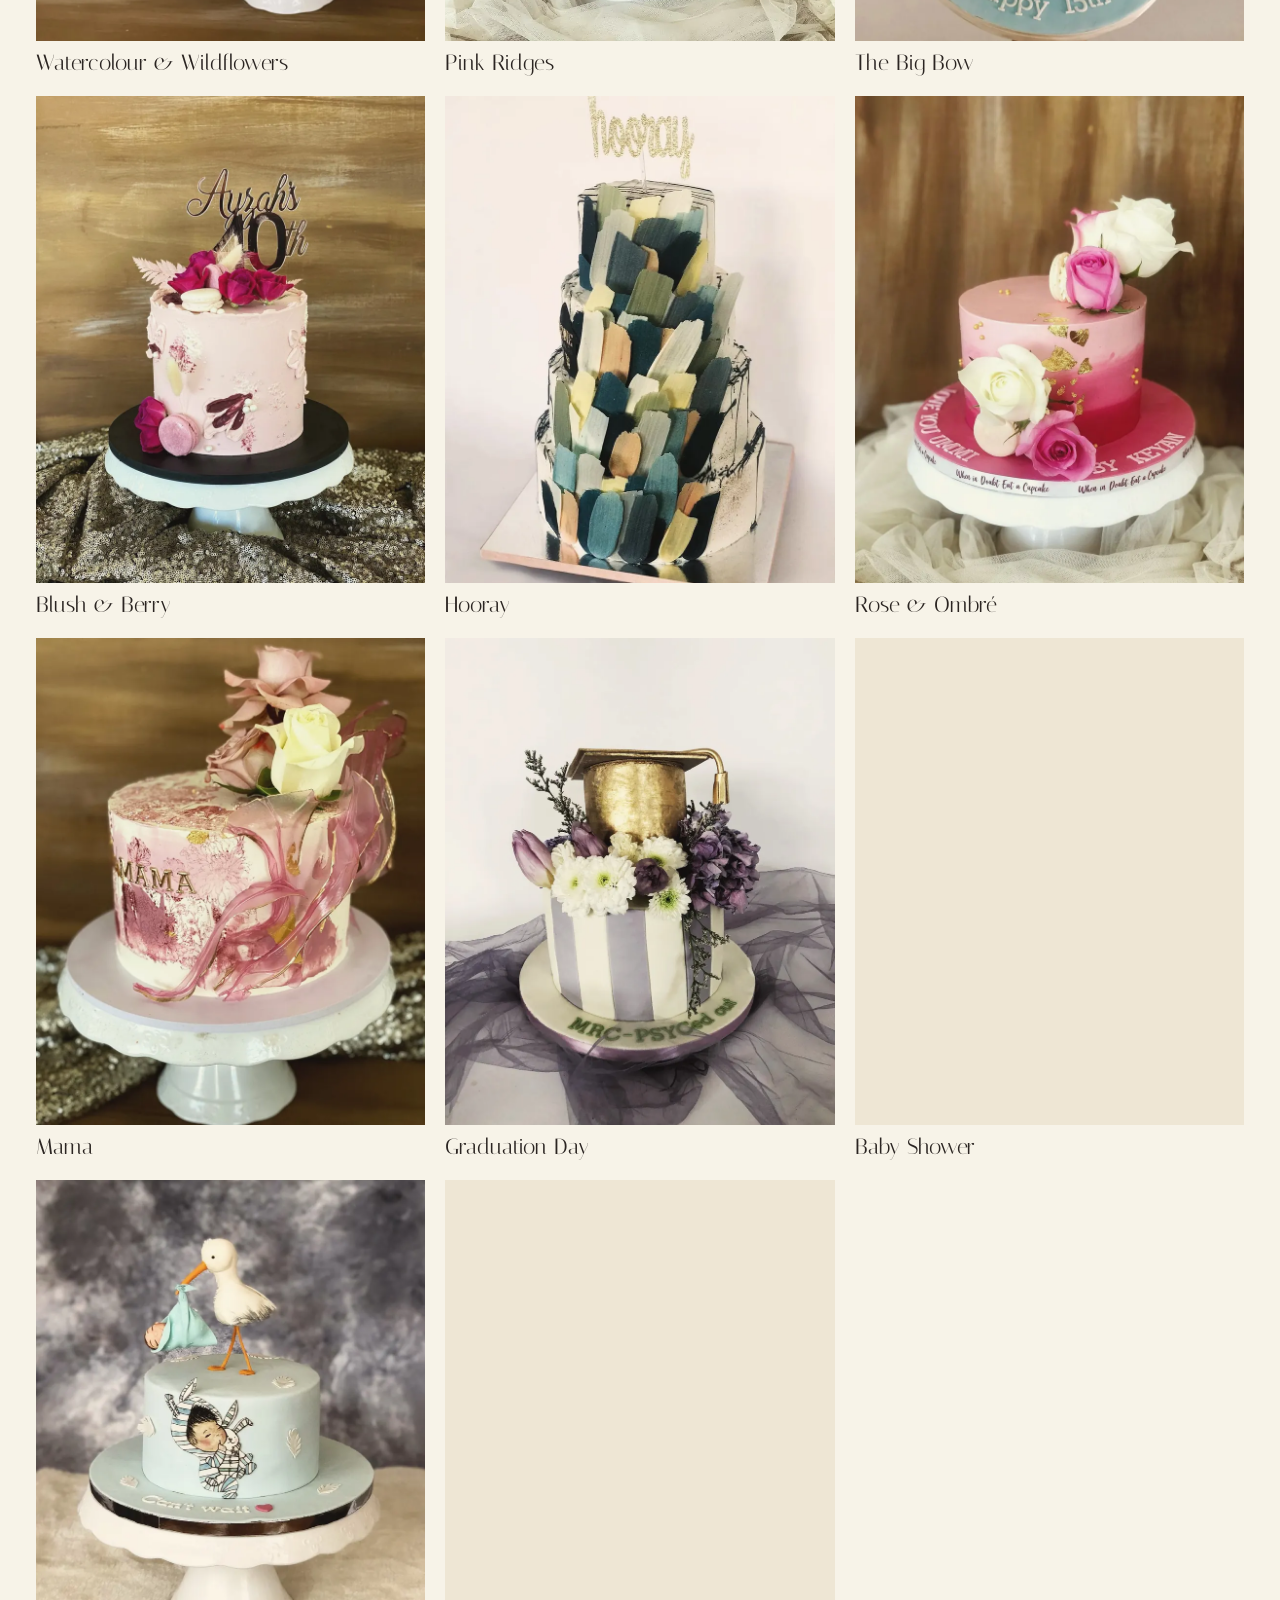
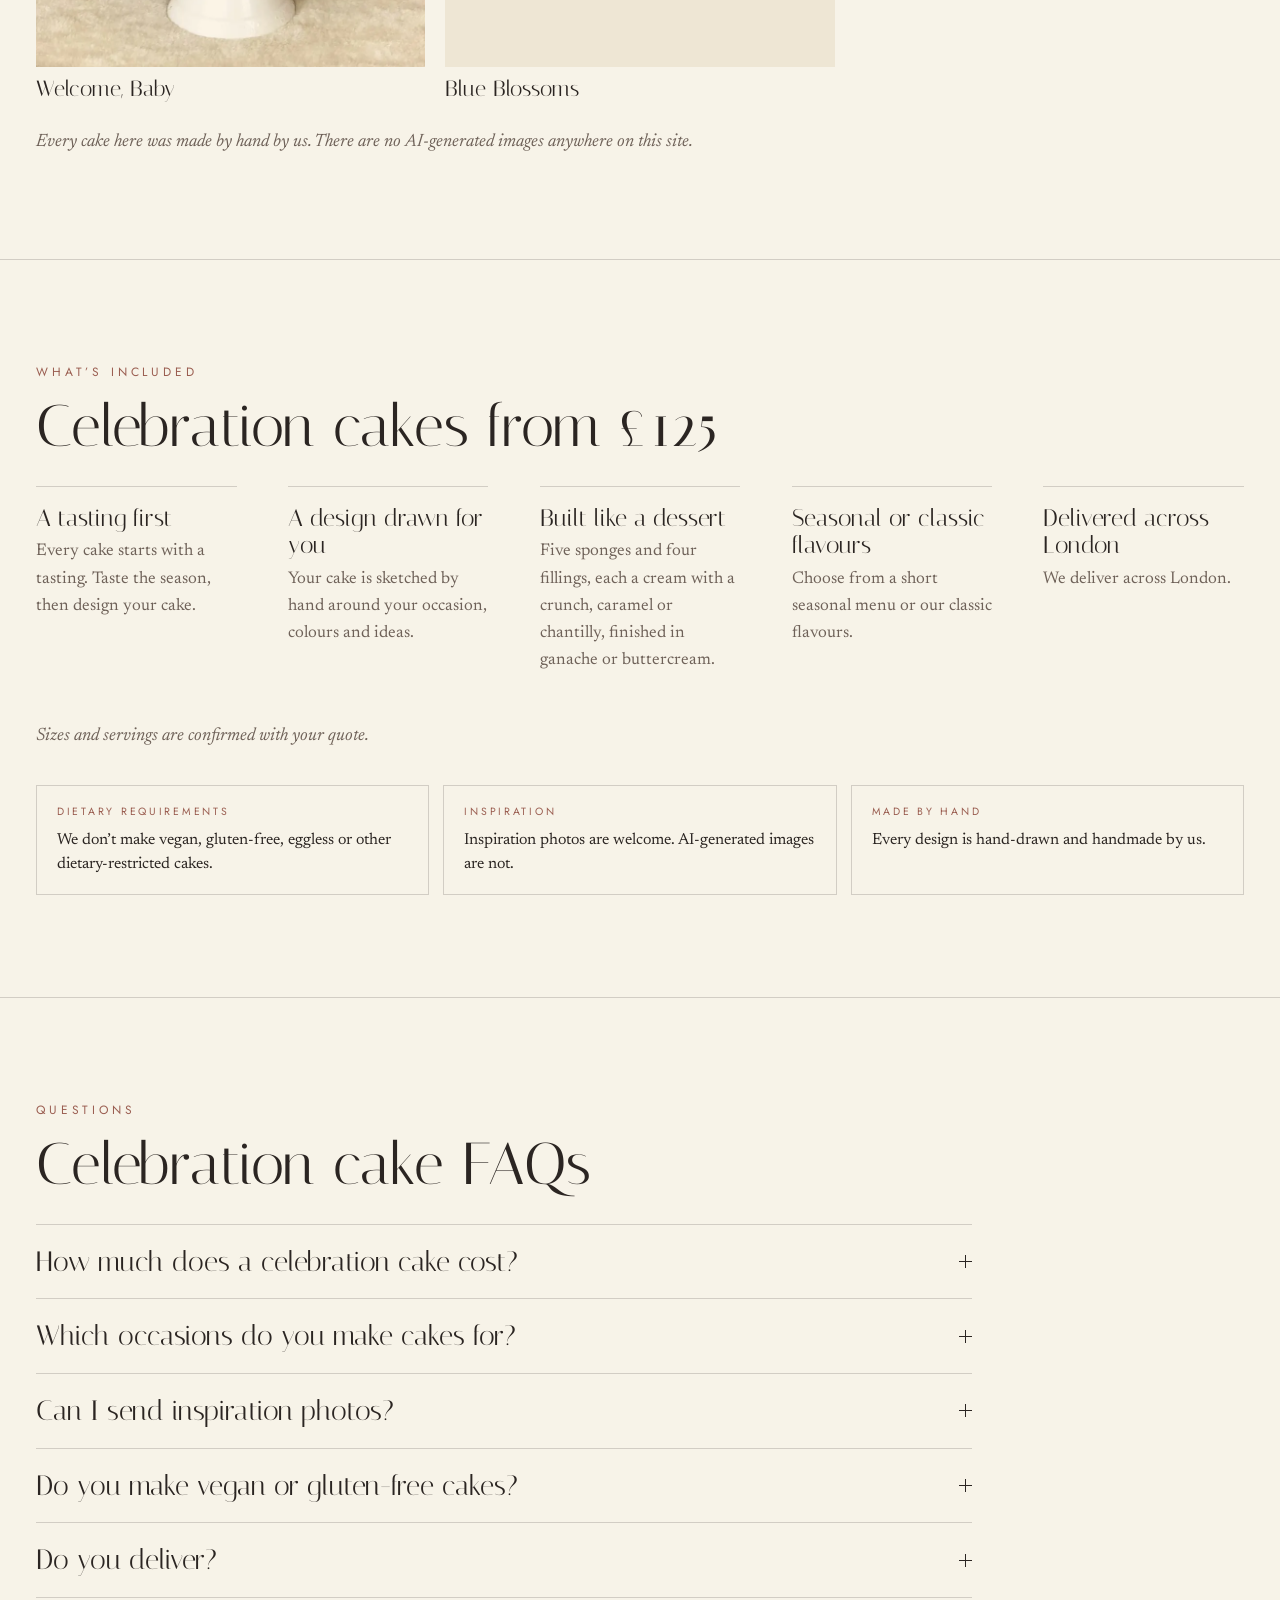
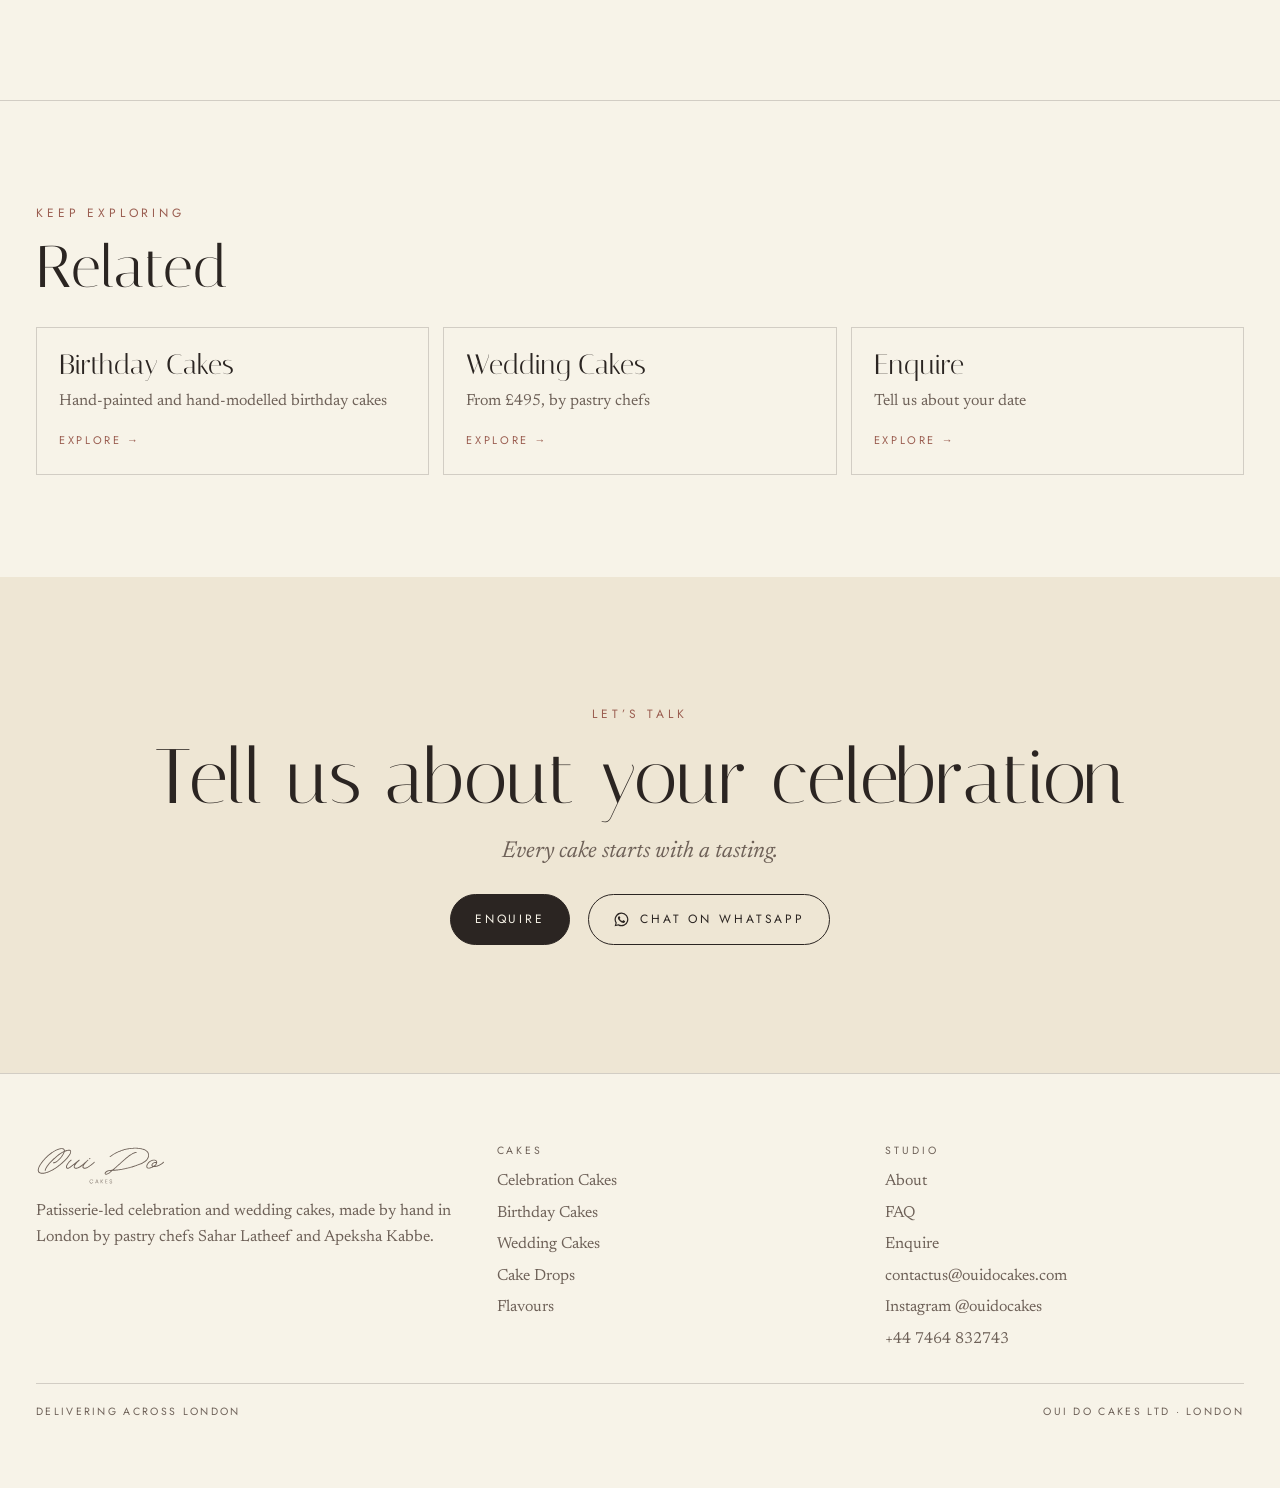
<file: celebration-cakes/index.html>
<!doctype html>
<html lang="en-GB">
<head>
<meta charset="utf-8">
<meta name="viewport" content="width=device-width,initial-scale=1,viewport-fit=cover">
<title>Celebration Cakes London, from £125, Oui Do Cakes</title>
<meta name="description" content="Patisserie-led celebration cakes in London from £125: birthdays, milestones, baby showers and christenings, hand-drawn and handmade by two pastry chefs.">
<link rel="canonical" href="https://www.ouidocakes.com/celebration-cakes/">
<meta name="theme-color" content="#f7f3e8">
<meta property="og:type" content="website"><meta property="og:site_name" content="Oui Do Cakes">
<meta property="og:title" content="Celebration Cakes London, from £125, Oui Do Cakes"><meta property="og:description" content="Patisserie-led celebration cakes in London from £125: birthdays, milestones, baby showers and christenings, hand-drawn and handmade by two pastry chefs.">
<meta property="og:url" content="https://www.ouidocakes.com/celebration-cakes/"><meta property="og:image" content="https://www.ouidocakes.com/1.jpg"><meta property="og:image" content="https://www.ouidocakes.com/pins/pin-celebration-painted.jpg"><meta property="og:image" content="https://www.ouidocakes.com/pins/pin-celebration-blush.jpg"><meta property="og:locale" content="en_GB">
<meta name="twitter:card" content="summary_large_image">
<link rel="icon" href="/assets/logo.svg" type="image/svg+xml">
<link rel="preconnect" href="https://fonts.googleapis.com"><link rel="preconnect" href="https://fonts.gstatic.com" crossorigin>
<link href="https://fonts.googleapis.com/css2?family=Italiana&family=Jost:wght@300;400;500&family=Newsreader:ital,opsz,wght@0,6..72,300..500;1,6..72,300..500&display=swap" rel="stylesheet">
<link rel="stylesheet" href="/assets/oui.css">
<script type="application/ld+json">{"@context":"https://schema.org","@type":"BreadcrumbList","itemListElement":[{"@type":"ListItem","position":1,"name":"Home","item":"https://www.ouidocakes.com/"},{"@type":"ListItem","position":2,"name":"Celebration Cakes","item":"https://www.ouidocakes.com/celebration-cakes/"}]}</script>
<script type="application/ld+json">{"@context":"https://schema.org","@type":"Product","name":"Celebration cake by Oui Do Cakes","description":"Birthday, anniversary and every-reason cakes, made in London by pastry chefs Sahar Latheef and Apeksha Kabbe, with the same patisserie care as our wedding cakes. Each design is drawn by hand for your occasion, with a layered inside built like a plated dessert. Celebration cakes start from £125.","image":["https://www.ouidocakes.com/1.jpg","https://www.ouidocakes.com/29.jpg","https://www.ouidocakes.com/n65.jpg","https://www.ouidocakes.com/56.jpg","https://www.ouidocakes.com/n35.jpg","https://www.ouidocakes.com/n37.jpg"],"brand":{"@type":"Brand","name":"Oui Do Cakes"},"offers":{"@type":"AggregateOffer","lowPrice":"125","priceCurrency":"GBP","availability":"https://schema.org/MadeToOrder","url":"https://www.ouidocakes.com/celebration-cakes/","seller":{"@type":"Organization","name":"Oui Do Cakes"},"areaServed":"London"}}</script>
<script type="application/ld+json">{"@context":"https://schema.org","@type":"FAQPage","mainEntity":[{"@type":"Question","name":"How much does a celebration cake cost?","acceptedAnswer":{"@type":"Answer","text":"Celebration cakes start from £125. The final price depends on the size and design, and we confirm it, with servings, in your quote."}},{"@type":"Question","name":"Which occasions do you make cakes for?","acceptedAnswer":{"@type":"Answer","text":"Birthdays, milestone birthdays, graduations, baby showers, christenings and every other reason to celebrate. Every cake is designed for its occasion."}},{"@type":"Question","name":"Can I send inspiration photos?","acceptedAnswer":{"@type":"Answer","text":"Yes, inspiration photos are welcome. We don’t work from AI-generated images. Every design is hand-drawn and handmade by us."}},{"@type":"Question","name":"Do you make vegan or gluten-free cakes?","acceptedAnswer":{"@type":"Answer","text":"No. We don’t make vegan, gluten-free, eggless or other dietary-restricted cakes."}},{"@type":"Question","name":"Do you deliver?","acceptedAnswer":{"@type":"Answer","text":"Yes, we deliver across London."}}]}</script>
</head>
<body class="sub">
<a class="sr-only" href="#main">Skip to content</a>
<header class="nav solid" id="nav"><div class="wrap">
  <a class="mark" href="/" aria-label="Oui Do Cakes home"><span class="wm"></span></a>
  <nav class="links caps" aria-label="Main"><a href="/celebration-cakes/" aria-current="page">Celebration Cakes</a><a href="/wedding-cakes/">Wedding Cakes</a><a href="/#craft">Flavours</a><a href="/cake-drops/">Cake Drops</a><a href="/about/">About</a><a href="/enquire/" class="cta-link">Enquire</a>
    <button class="menu-btn caps" id="menuOpen" aria-expanded="false" aria-controls="menu"><span>Menu</span><i></i></button></nav>
</div></header>
<div class="menu" id="menu" role="dialog" aria-modal="true" aria-label="Site menu">
  <div class="wrap menu-top"><a class="mark" style="opacity:1;transform:none;pointer-events:auto" href="/" aria-label="Oui Do Cakes home"><span class="wm"></span></a><button class="menu-btn caps" id="menuClose"><span>Close</span><i></i></button></div>
  <div class="wrap menu-body"><ol>
<li><a href="/"><span class="t">Home</span><span class="c"></span></a></li>
<li><a href="/celebration-cakes/"><span class="t">Celebration Cakes</span><span class="c">from £125</span></a></li>
<li><a href="/celebration-cakes/birthday-cakes/"><span class="t">Birthday Cakes</span><span class="c"></span></a></li>
<li><a href="/wedding-cakes/"><span class="t">Wedding Cakes</span><span class="c">from £495</span></a></li>
<li><a href="/#craft"><span class="t">Flavours</span><span class="c">classic & seasonal</span></a></li>
<li><a href="/cake-drops/"><span class="t">Cake Drops</span><span class="c"></span></a></li>
<li><a href="/about/"><span class="t">About</span><span class="c"></span></a></li>
<li><a href="/faq/"><span class="t">FAQ</span><span class="c"></span></a></li>
<li><a href="/enquire/"><span class="t">Enquire</span><span class="c"></span></a></li>
  </ol><div class="menu-side"><div class="menu-peek"><img src="/w/c27-800.webp" alt=""></div>
  <div class="menu-small caps"><a href="mailto:contactus@ouidocakes.com">Email</a><a href="https://wa.me/447464832743?text=Hi%20Oui%20Do%2C%20I%E2%80%99d%20love%20to%20ask%20about%20a%20cake." target="_blank" rel="noopener">WhatsApp</a><a href="https://www.instagram.com/ouidocakes/" target="_blank" rel="noopener">Instagram</a></div></div></div>
</div>
<main id="main" class="sp-main">
<section class="wrap sp-hero">
  <div class="rv">
    <nav aria-label="Breadcrumb"><ol class="crumbs"><li><a href="/">Home</a></li><li><span aria-current="page">Celebration Cakes</span></li></ol></nav>
    <h1>Celebration Cakes in London</h1>
    <div class="prose"><p>Birthday, anniversary and every-reason cakes, made in London by pastry chefs Sahar Latheef and Apeksha Kabbe, with the same patisserie care as our wedding cakes.</p><p>Each design is drawn by hand for your occasion, with a layered inside built like a plated dessert. Celebration cakes start from £125.</p></div>
    <p class="price"><span>Celebration cakes from</span><b>£125</b></p>
    <div class="ctas"><a class="btn solid" href="/enquire/?occasion=Celebration">Enquire about a celebration cake</a><a class="btn wa" href="https://wa.me/447464832743?text=Hi%20Oui%20Do%2C%20I%E2%80%99d%20love%20to%20ask%20about%20a%20cake." target="_blank" rel="noopener"><svg class="wa-ico" viewBox="0 0 24 24" aria-hidden="true"><path d="M12 2.2a9.7 9.7 0 0 0-8.4 14.6L2.3 21.7l5-1.3A9.7 9.7 0 1 0 12 2.2Zm0 17.7a8 8 0 0 1-4.1-1.1l-.3-.2-3 .8.8-2.9-.2-.3A8 8 0 1 1 12 19.9Zm4.4-6c-.2-.1-1.4-.7-1.7-.8-.2-.1-.4-.1-.5.1l-.8.9c-.1.2-.3.2-.5.1a6.6 6.6 0 0 1-3.3-2.9c-.2-.4.2-.4.7-1.3.1-.2 0-.3 0-.4l-.8-1.8c-.2-.5-.4-.4-.5-.4h-.5a.9.9 0 0 0-.7.3 2.8 2.8 0 0 0-.9 2.1 4.9 4.9 0 0 0 1 2.6 11.2 11.2 0 0 0 4.3 3.8c1.6.7 2.2.7 3 .6a2.6 2.6 0 0 0 1.7-1.2 2.1 2.1 0 0 0 .1-1.2c0-.1-.2-.2-.5-.3Z"/></svg>Chat on WhatsApp</a></div>
  </div>
  <div class="sp-hero-img"><img src="/w/1-800.webp" srcset="/w/1-800.webp 800w, /w/1-1600.webp 1012w" sizes="(max-width:860px) 100vw, 46vw" width="800" height="1265" alt="Taupe celebration cake brushed with blush, mint and gold, with a sugar-glass topper, London" fetchpriority="high" decoding="async"></div>
</section>
<section class="sp-sec"><div class="wrap">
  <p class="eyebrow">Celebration cakes we’ve made</p><h2>A few of our celebration cakes</h2>
  <div class="sp-grid">
<figure class="rv"><div class="im"><img src="/w/29-800.webp" srcset="/w/29-800.webp 800w, /w/29-1600.webp 1200w" sizes="(max-width:640px) 50vw, 33vw" width="800" height="1067" alt="Tall white celebration cake with watercolour drips and fresh autumn flowers, London" loading="lazy" decoding="async"></div><figcaption>Watercolour &amp; Wildflowers</figcaption></figure>
<figure class="rv"><div class="im"><img src="/w/n65-800.webp" srcset="/w/n65-800.webp 800w, /w/n65-1600.webp 1440w" sizes="(max-width:640px) 50vw, 33vw" width="800" height="800" alt="Ridged coral buttercream cake with a sugar peony and calligraphy topper, London" loading="lazy" decoding="async"></div><figcaption>Pink Ridges</figcaption></figure>
<figure class="rv"><div class="im"><img src="/w/56-800.webp" srcset="/w/56-800.webp 800w, /w/56-1600.webp 1200w" sizes="(max-width:640px) 50vw, 33vw" width="800" height="1067" alt="Powder-blue celebration cake with pearl-edged swags and an ivory bow, London" loading="lazy" decoding="async"></div><figcaption>The Big Bow</figcaption></figure>
<figure class="rv"><div class="im"><img src="/w/n35-800.webp" srcset="/w/n35-800.webp 800w, /w/n35-1600.webp 1280w" sizes="(max-width:640px) 50vw, 33vw" width="800" height="1000" alt="Blush celebration cake with fuchsia flowers, macarons and a calligraphy topper, London" loading="lazy" decoding="async"></div><figcaption>Blush &amp; Berry</figcaption></figure>
<figure class="rv"><div class="im"><img src="/w/n37-800.webp" srcset="/w/n37-800.webp 800w, /w/n37-1600.webp 1035w" sizes="(max-width:640px) 50vw, 33vw" width="800" height="1113" alt="Three-tier cake with hand-made teal, ochre and ivory sugar tiles, London" loading="lazy" decoding="async"></div><figcaption>Hooray</figcaption></figure>
<figure class="rv"><div class="im"><img src="/w/n67-800.webp" srcset="/w/n67-800.webp 800w, /w/n67-1600.webp 1280w" sizes="(max-width:640px) 50vw, 33vw" width="800" height="1000" alt="Raspberry ombré cake with ivory and pink roses, London" loading="lazy" decoding="async"></div><figcaption>Rose &amp; Ombré</figcaption></figure>
<figure class="rv"><div class="im"><img src="/w/n47-800.webp" srcset="/w/n47-800.webp 800w, /w/n47-1600.webp 1280w" sizes="(max-width:640px) 50vw, 33vw" width="800" height="1000" alt="Pink sugar-glass cake with gold wire, a white rose and the word Mama, London" loading="lazy" decoding="async"></div><figcaption>Mama</figcaption></figure>
<figure class="rv"><div class="im"><img src="/w/37-800.webp" srcset="/w/37-800.webp 800w, /w/37-1600.webp 1200w" sizes="(max-width:640px) 50vw, 33vw" width="800" height="1067" alt="Lavender-striped graduation cake with a gold-leaf cap, tulips and hydrangeas, London" loading="lazy" decoding="async"></div><figcaption>Graduation Day</figcaption></figure>
<figure class="rv"><div class="im"><img src="/w/n30-800.webp" srcset="/w/n30-800.webp 800w, /w/n30-1600.webp 1280w" sizes="(max-width:640px) 50vw, 33vw" width="800" height="1000" alt="Baby shower cake with a pink metallic drip, roses and meringues, London" loading="lazy" decoding="async"></div><figcaption>Baby Shower</figcaption></figure>
<figure class="rv"><div class="im"><img src="/w/73-800.webp" srcset="/w/73-800.webp 800w, /w/73-1600.webp 1220w" sizes="(max-width:640px) 50vw, 33vw" width="800" height="1049" alt="Pale-blue new-baby cake with a stork and a hand-painted baby, London" loading="lazy" decoding="async"></div><figcaption>Welcome, Baby</figcaption></figure>
<figure class="rv"><div class="im"><img src="/w/n52-800.webp" srcset="/w/n52-800.webp 800w, /w/n52-1600.webp 1280w" sizes="(max-width:640px) 50vw, 33vw" width="800" height="1000" alt="Powder-blue cake with sugar blossoms and a gold-edged peach flower, London" loading="lazy" decoding="async"></div><figcaption>Blue Blossoms</figcaption></figure>
  </div>
  <p class="note">Every cake here was made by hand by us. There are no AI-generated images anywhere on this site.</p>
</div></section>
<section class="sp-sec"><div class="wrap">
  <p class="eyebrow">What’s included</p><h2>Celebration cakes from £125</h2>
  <dl class="inc"><div><dt>A tasting first</dt><dd>Every cake starts with a tasting. Taste the season, then design your cake.</dd></div><div><dt>A design drawn for you</dt><dd>Your cake is sketched by hand around your occasion, colours and ideas.</dd></div><div><dt>Built like a dessert</dt><dd>Five sponges and four fillings, each a cream with a crunch, caramel or chantilly, finished in ganache or buttercream.</dd></div><div><dt>Seasonal or classic flavours</dt><dd>Choose from a short seasonal menu or our classic flavours.</dd></div><div><dt>Delivered across London</dt><dd>We deliver across London.</dd></div></dl>
  <p class="note">Sizes and servings are confirmed with your quote.</p>
  <div class="policy"><p><b>Dietary requirements</b>We don’t make vegan, gluten-free, eggless or other dietary-restricted cakes.</p><p><b>Inspiration</b>Inspiration photos are welcome. AI-generated images are not.</p><p><b>Made by hand</b>Every design is hand-drawn and handmade by us.</p></div>
</div></section>
<section class="sp-sec"><div class="wrap">
  <p class="eyebrow">Questions</p><h2>Celebration cake FAQs</h2>
  <div class="faq"><details><summary>How much does a celebration cake cost?<span class="pm" aria-hidden="true"></span></summary><p>Celebration cakes start from £125. The final price depends on the size and design, and we confirm it, with servings, in your quote.</p></details>
<details><summary>Which occasions do you make cakes for?<span class="pm" aria-hidden="true"></span></summary><p>Birthdays, milestone birthdays, graduations, baby showers, christenings and every other reason to celebrate. Every cake is designed for its occasion.</p></details>
<details><summary>Can I send inspiration photos?<span class="pm" aria-hidden="true"></span></summary><p>Yes, inspiration photos are welcome. We don’t work from AI-generated images. Every design is hand-drawn and handmade by us.</p></details>
<details><summary>Do you make vegan or gluten-free cakes?<span class="pm" aria-hidden="true"></span></summary><p>No. We don’t make vegan, gluten-free, eggless or other dietary-restricted cakes.</p></details>
<details><summary>Do you deliver?<span class="pm" aria-hidden="true"></span></summary><p>Yes, we deliver across London.</p></details></div>
</div></section>
<section class="sp-sec"><div class="wrap">
  <p class="eyebrow">Keep exploring</p><h2>Related</h2>
  <div class="rel"><a href="/celebration-cakes/birthday-cakes/"><b>Birthday Cakes</b><span>Hand-painted and hand-modelled birthday cakes</span><i>Explore →</i></a><a href="/wedding-cakes/"><b>Wedding Cakes</b><span>From £495, by pastry chefs</span><i>Explore →</i></a><a href="/enquire/"><b>Enquire</b><span>Tell us about your date</span><i>Explore →</i></a></div>
</div></section>
<section class="cta-band"><div class="wrap rv">
  <p class="eyebrow">Let’s talk</p><h2>Tell us about your celebration</h2>
  <p class="lede" style="margin:0 auto 6px">Every cake starts with a tasting.</p>
  <div class="ctas"><a class="btn solid" href="/enquire/?occasion=Celebration">Enquire</a><a class="btn wa" href="https://wa.me/447464832743?text=Hi%20Oui%20Do%2C%20I%E2%80%99d%20love%20to%20ask%20about%20a%20cake." target="_blank" rel="noopener"><svg class="wa-ico" viewBox="0 0 24 24" aria-hidden="true"><path d="M12 2.2a9.7 9.7 0 0 0-8.4 14.6L2.3 21.7l5-1.3A9.7 9.7 0 1 0 12 2.2Zm0 17.7a8 8 0 0 1-4.1-1.1l-.3-.2-3 .8.8-2.9-.2-.3A8 8 0 1 1 12 19.9Zm4.4-6c-.2-.1-1.4-.7-1.7-.8-.2-.1-.4-.1-.5.1l-.8.9c-.1.2-.3.2-.5.1a6.6 6.6 0 0 1-3.3-2.9c-.2-.4.2-.4.7-1.3.1-.2 0-.3 0-.4l-.8-1.8c-.2-.5-.4-.4-.5-.4h-.5a.9.9 0 0 0-.7.3 2.8 2.8 0 0 0-.9 2.1 4.9 4.9 0 0 0 1 2.6 11.2 11.2 0 0 0 4.3 3.8c1.6.7 2.2.7 3 .6a2.6 2.6 0 0 0 1.7-1.2 2.1 2.1 0 0 0 .1-1.2c0-.1-.2-.2-.5-.3Z"/></svg>Chat on WhatsApp</a></div>
</div></section>
</main>
<footer class="sfoot"><div class="wrap">
  <div><span class="wm" aria-hidden="true"></span><p>Patisserie-led celebration and wedding cakes, made by hand in London by pastry chefs Sahar Latheef and Apeksha Kabbe.</p></div>
  <div><h3>Cakes</h3><ul><li><a href="/celebration-cakes/">Celebration Cakes</a></li><li><a href="/celebration-cakes/birthday-cakes/">Birthday Cakes</a></li><li><a href="/wedding-cakes/">Wedding Cakes</a></li><li><a href="/cake-drops/">Cake Drops</a></li><li><a href="/#craft">Flavours</a></li></ul></div>
  <div><h3>Studio</h3><ul><li><a href="/about/">About</a></li><li><a href="/faq/">FAQ</a></li><li><a href="/enquire/">Enquire</a></li><li><a href="mailto:contactus@ouidocakes.com">contactus@ouidocakes.com</a></li><li><a href="https://www.instagram.com/ouidocakes/" target="_blank" rel="noopener">Instagram @ouidocakes</a></li><li><a href="tel:+447464832743">+44 7464 832743</a></li></ul></div>
  <p class="small"><span>Delivering across London</span><span>Oui Do Cakes Ltd · London</span></p>
</div></footer>
<div class="knife" id="knife" aria-hidden="true"><svg viewBox="0 0 68 22"><path d="M3 9 C3 6.6 4.6 5.6 7 5.6 L33 6.4 L33 11.6 L7 12.4 C4.6 12.4 3 11.4 3 9Z" fill="var(--paper)" stroke="var(--ink)" stroke-width="1"/><path d="M8 8.2 L30 8.4" stroke="var(--line)" stroke-width="1" fill="none"/><path d="M33 7.2 L36.5 7.2 L40 12.8 L36.4 12.8 Z" fill="var(--paper)" stroke="var(--ink)" stroke-width="1" stroke-linejoin="round"/><rect x="39" y="10.2" width="27" height="7" rx="3.5" fill="var(--rose)" stroke="var(--ink)" stroke-width="1"/><circle cx="44" cy="13.7" r=".9" fill="var(--paper)"/><circle cx="49" cy="13.7" r=".9" fill="var(--paper)"/></svg></div>
<script src="/assets/oui.js" defer></script>
</body>
</html>
</file>
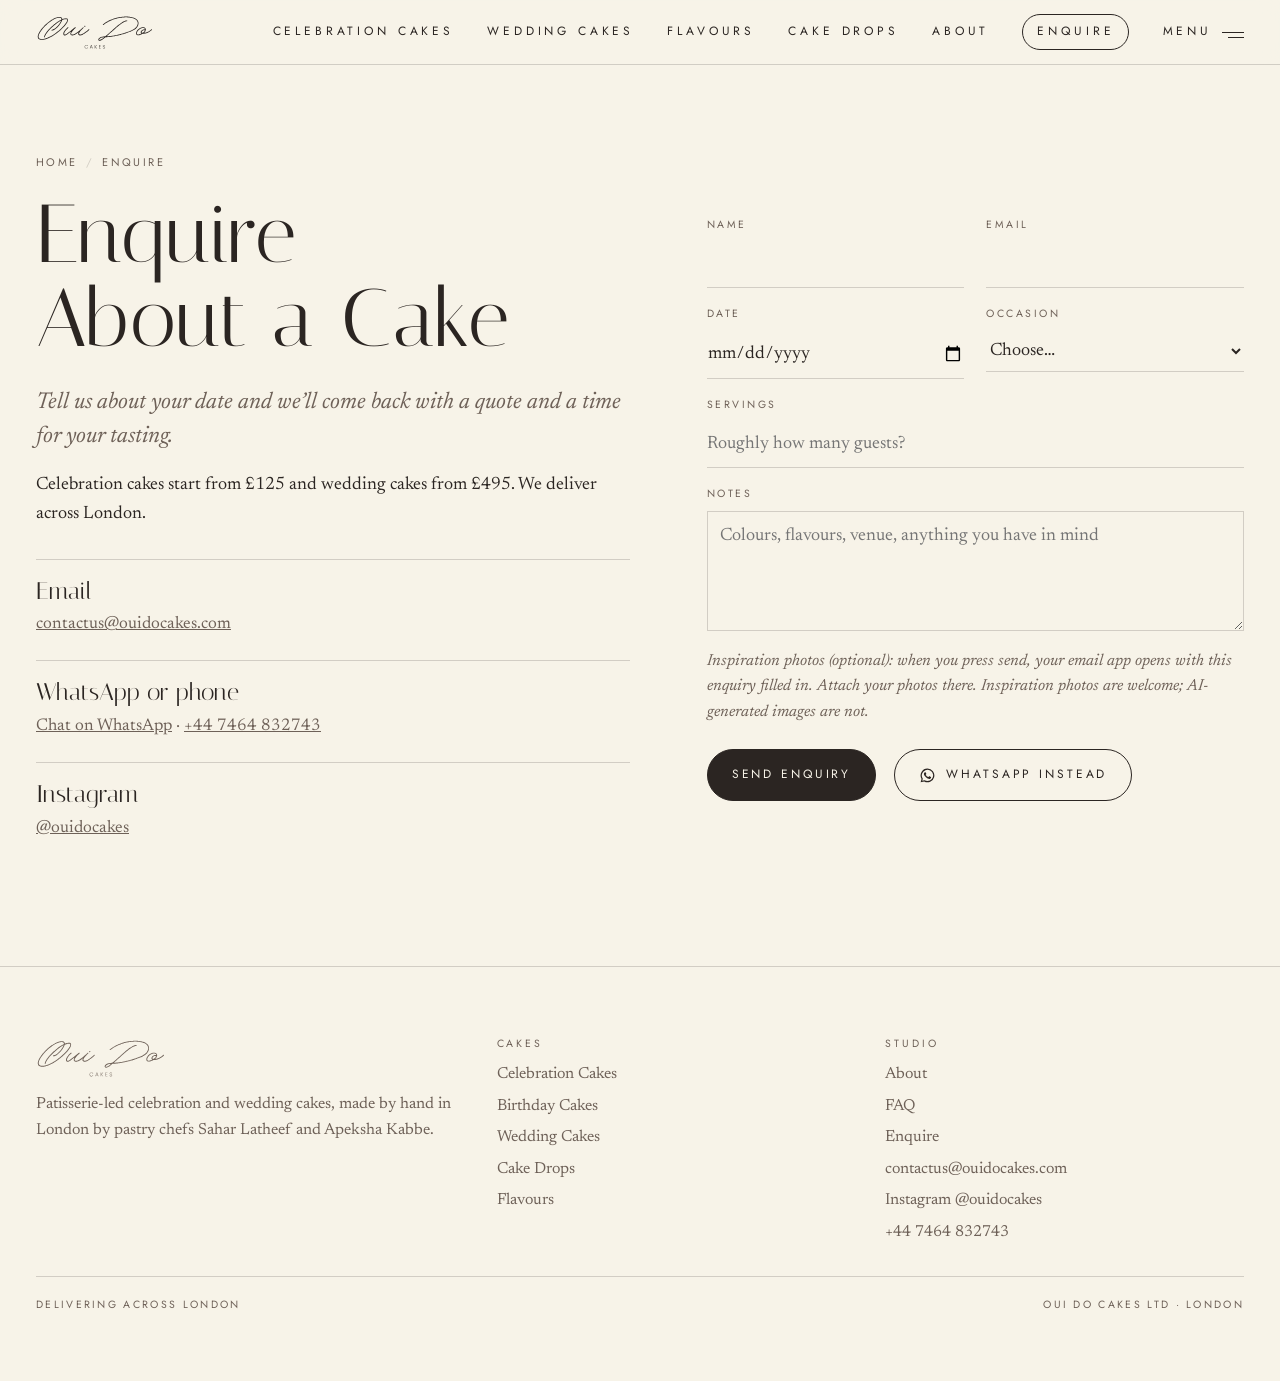
<file: enquire/index.html>
<!doctype html>
<html lang="en-GB">
<head>
<meta charset="utf-8">
<meta name="viewport" content="width=device-width,initial-scale=1,viewport-fit=cover">
<title>Enquire, Oui Do Cakes London</title>
<meta name="description" content="Enquire about a celebration or wedding cake from Oui Do Cakes in London. Tell us your date, occasion and guests, and we’ll reply with a quote and a tasting.">
<link rel="canonical" href="https://www.ouidocakes.com/enquire/">
<meta name="theme-color" content="#f7f3e8">
<meta property="og:type" content="website"><meta property="og:site_name" content="Oui Do Cakes">
<meta property="og:title" content="Enquire, Oui Do Cakes London"><meta property="og:description" content="Enquire about a celebration or wedding cake from Oui Do Cakes in London. Tell us your date, occasion and guests, and we’ll reply with a quote and a tasting.">
<meta property="og:url" content="https://www.ouidocakes.com/enquire/"><meta property="og:image" content="https://www.ouidocakes.com/c27.jpg"><meta property="og:locale" content="en_GB">
<meta name="twitter:card" content="summary_large_image">
<link rel="icon" href="/assets/logo.svg" type="image/svg+xml">
<link rel="preconnect" href="https://fonts.googleapis.com"><link rel="preconnect" href="https://fonts.gstatic.com" crossorigin>
<link href="https://fonts.googleapis.com/css2?family=Italiana&family=Jost:wght@300;400;500&family=Newsreader:ital,opsz,wght@0,6..72,300..500;1,6..72,300..500&display=swap" rel="stylesheet">
<link rel="stylesheet" href="/assets/oui.css">
<script type="application/ld+json">{"@context":"https://schema.org","@type":"BreadcrumbList","itemListElement":[{"@type":"ListItem","position":1,"name":"Home","item":"https://www.ouidocakes.com/"},{"@type":"ListItem","position":2,"name":"Enquire","item":"https://www.ouidocakes.com/enquire/"}]}</script>
<script type="application/ld+json">{"@context":"https://schema.org","@type":"ContactPage","name":"Enquire About a Cake","url":"https://www.ouidocakes.com/enquire/","about":{"@id":"https://www.ouidocakes.com/#bakery"}}</script>
</head>
<body class="sub">
<a class="sr-only" href="#main">Skip to content</a>
<header class="nav solid" id="nav"><div class="wrap">
  <a class="mark" href="/" aria-label="Oui Do Cakes home"><span class="wm"></span></a>
  <nav class="links caps" aria-label="Main"><a href="/celebration-cakes/">Celebration Cakes</a><a href="/wedding-cakes/">Wedding Cakes</a><a href="/#craft">Flavours</a><a href="/cake-drops/">Cake Drops</a><a href="/about/">About</a><a href="/enquire/" class="cta-link">Enquire</a>
    <button class="menu-btn caps" id="menuOpen" aria-expanded="false" aria-controls="menu"><span>Menu</span><i></i></button></nav>
</div></header>
<div class="menu" id="menu" role="dialog" aria-modal="true" aria-label="Site menu">
  <div class="wrap menu-top"><a class="mark" style="opacity:1;transform:none;pointer-events:auto" href="/" aria-label="Oui Do Cakes home"><span class="wm"></span></a><button class="menu-btn caps" id="menuClose"><span>Close</span><i></i></button></div>
  <div class="wrap menu-body"><ol>
<li><a href="/"><span class="t">Home</span><span class="c"></span></a></li>
<li><a href="/celebration-cakes/"><span class="t">Celebration Cakes</span><span class="c">from £125</span></a></li>
<li><a href="/celebration-cakes/birthday-cakes/"><span class="t">Birthday Cakes</span><span class="c"></span></a></li>
<li><a href="/wedding-cakes/"><span class="t">Wedding Cakes</span><span class="c">from £495</span></a></li>
<li><a href="/#craft"><span class="t">Flavours</span><span class="c">classic & seasonal</span></a></li>
<li><a href="/cake-drops/"><span class="t">Cake Drops</span><span class="c"></span></a></li>
<li><a href="/about/"><span class="t">About</span><span class="c"></span></a></li>
<li><a href="/faq/"><span class="t">FAQ</span><span class="c"></span></a></li>
<li><a href="/enquire/"><span class="t">Enquire</span><span class="c"></span></a></li>
  </ol><div class="menu-side"><div class="menu-peek"><img src="/w/c27-800.webp" alt=""></div>
  <div class="menu-small caps"><a href="mailto:contactus@ouidocakes.com">Email</a><a href="https://wa.me/447464832743?text=Hi%20Oui%20Do%2C%20I%E2%80%99d%20love%20to%20ask%20about%20a%20cake." target="_blank" rel="noopener">WhatsApp</a><a href="https://www.instagram.com/ouidocakes/" target="_blank" rel="noopener">Instagram</a></div></div></div>
</div>
<main id="main" class="sp-main">
<section class="wrap sp-hero">
  <div>
    <nav aria-label="Breadcrumb"><ol class="crumbs"><li><a href="/">Home</a></li><li><span aria-current="page">Enquire</span></li></ol></nav>
    <h1>Enquire About a Cake</h1>
    <div class="prose"><p>Tell us about your date and we’ll come back with a quote and a time for your tasting.</p>
    <p>Celebration cakes start from £125 and wedding cakes from £495. We deliver across London.</p></div>
    <dl class="inc" style="margin-top:30px;grid-template-columns:1fr">
      <div><dt>Email</dt><dd><a href="mailto:contactus@ouidocakes.com">contactus@ouidocakes.com</a></dd></div>
      <div><dt>WhatsApp or phone</dt><dd><a href="https://wa.me/447464832743?text=Hi%20Oui%20Do%2C%20I%E2%80%99d%20love%20to%20ask%20about%20a%20cake." target="_blank" rel="noopener">Chat on WhatsApp</a> · <a href="tel:+447464832743">+44 7464 832743</a></dd></div>
      <div><dt>Instagram</dt><dd><a href="https://www.instagram.com/ouidocakes/" target="_blank" rel="noopener">@ouidocakes</a></dd></div>
    </dl>
  </div>
  <form class="form" id="enqForm" data-to="contactus@ouidocakes.com">
    <label>Name<input name="name" autocomplete="name" required></label>
    <label>Email<input name="email" type="email" autocomplete="email" required></label>
    <label>Date<input name="date" type="date"></label>
    <label>Occasion<select name="occasion" id="occSel"><option value="">Choose…</option><option>Wedding</option><option>Birthday</option><option>Engagement</option><option>Anniversary</option><option>Eid, Diwali, Mehndi or Nikah</option><option>Baby shower or christening</option><option>Other celebration</option><option>Corporate</option></select></label>
    <label class="full">Servings<input name="servings" inputmode="numeric" placeholder="Roughly how many guests?"></label>
    <label class="full">Notes<textarea name="notes" placeholder="Colours, flavours, venue, anything you have in mind"></textarea></label>
    <p class="hint">Inspiration photos (optional): when you press send, your email app opens with this enquiry filled in. Attach your photos there. Inspiration photos are welcome; AI-generated images are not.</p>
    <div class="ctas"><button class="btn solid" type="submit">Send enquiry</button><a class="btn wa" href="https://wa.me/447464832743?text=Hi%20Oui%20Do%2C%20I%E2%80%99d%20love%20to%20ask%20about%20a%20cake." target="_blank" rel="noopener"><svg class="wa-ico" viewBox="0 0 24 24" aria-hidden="true"><path d="M12 2.2a9.7 9.7 0 0 0-8.4 14.6L2.3 21.7l5-1.3A9.7 9.7 0 1 0 12 2.2Zm0 17.7a8 8 0 0 1-4.1-1.1l-.3-.2-3 .8.8-2.9-.2-.3A8 8 0 1 1 12 19.9Zm4.4-6c-.2-.1-1.4-.7-1.7-.8-.2-.1-.4-.1-.5.1l-.8.9c-.1.2-.3.2-.5.1a6.6 6.6 0 0 1-3.3-2.9c-.2-.4.2-.4.7-1.3.1-.2 0-.3 0-.4l-.8-1.8c-.2-.5-.4-.4-.5-.4h-.5a.9.9 0 0 0-.7.3 2.8 2.8 0 0 0-.9 2.1 4.9 4.9 0 0 0 1 2.6 11.2 11.2 0 0 0 4.3 3.8c1.6.7 2.2.7 3 .6a2.6 2.6 0 0 0 1.7-1.2 2.1 2.1 0 0 0 .1-1.2c0-.1-.2-.2-.5-.3Z"/></svg>WhatsApp instead</a></div>
    <p class="hint" id="enqOk" hidden>Your email app should now be open with your enquiry. If it didn’t open, email us at contactus@ouidocakes.com.</p>
  </form>
</section>
<script>(()=>{const o=new URLSearchParams(location.search).get('occasion'),s=document.getElementById('occSel');if(o&&s)[...s.options].forEach(x=>{if(x.text.toLowerCase().startsWith(o.toLowerCase()))s.value=x.value||x.text})})()</script>
</main>
<footer class="sfoot"><div class="wrap">
  <div><span class="wm" aria-hidden="true"></span><p>Patisserie-led celebration and wedding cakes, made by hand in London by pastry chefs Sahar Latheef and Apeksha Kabbe.</p></div>
  <div><h3>Cakes</h3><ul><li><a href="/celebration-cakes/">Celebration Cakes</a></li><li><a href="/celebration-cakes/birthday-cakes/">Birthday Cakes</a></li><li><a href="/wedding-cakes/">Wedding Cakes</a></li><li><a href="/cake-drops/">Cake Drops</a></li><li><a href="/#craft">Flavours</a></li></ul></div>
  <div><h3>Studio</h3><ul><li><a href="/about/">About</a></li><li><a href="/faq/">FAQ</a></li><li><a href="/enquire/">Enquire</a></li><li><a href="mailto:contactus@ouidocakes.com">contactus@ouidocakes.com</a></li><li><a href="https://www.instagram.com/ouidocakes/" target="_blank" rel="noopener">Instagram @ouidocakes</a></li><li><a href="tel:+447464832743">+44 7464 832743</a></li></ul></div>
  <p class="small"><span>Delivering across London</span><span>Oui Do Cakes Ltd · London</span></p>
</div></footer>
<div class="knife" id="knife" aria-hidden="true"><svg viewBox="0 0 68 22"><path d="M3 9 C3 6.6 4.6 5.6 7 5.6 L33 6.4 L33 11.6 L7 12.4 C4.6 12.4 3 11.4 3 9Z" fill="var(--paper)" stroke="var(--ink)" stroke-width="1"/><path d="M8 8.2 L30 8.4" stroke="var(--line)" stroke-width="1" fill="none"/><path d="M33 7.2 L36.5 7.2 L40 12.8 L36.4 12.8 Z" fill="var(--paper)" stroke="var(--ink)" stroke-width="1" stroke-linejoin="round"/><rect x="39" y="10.2" width="27" height="7" rx="3.5" fill="var(--rose)" stroke="var(--ink)" stroke-width="1"/><circle cx="44" cy="13.7" r=".9" fill="var(--paper)"/><circle cx="49" cy="13.7" r=".9" fill="var(--paper)"/></svg></div>
<script src="/assets/oui.js" defer></script>
</body>
</html>
</file>
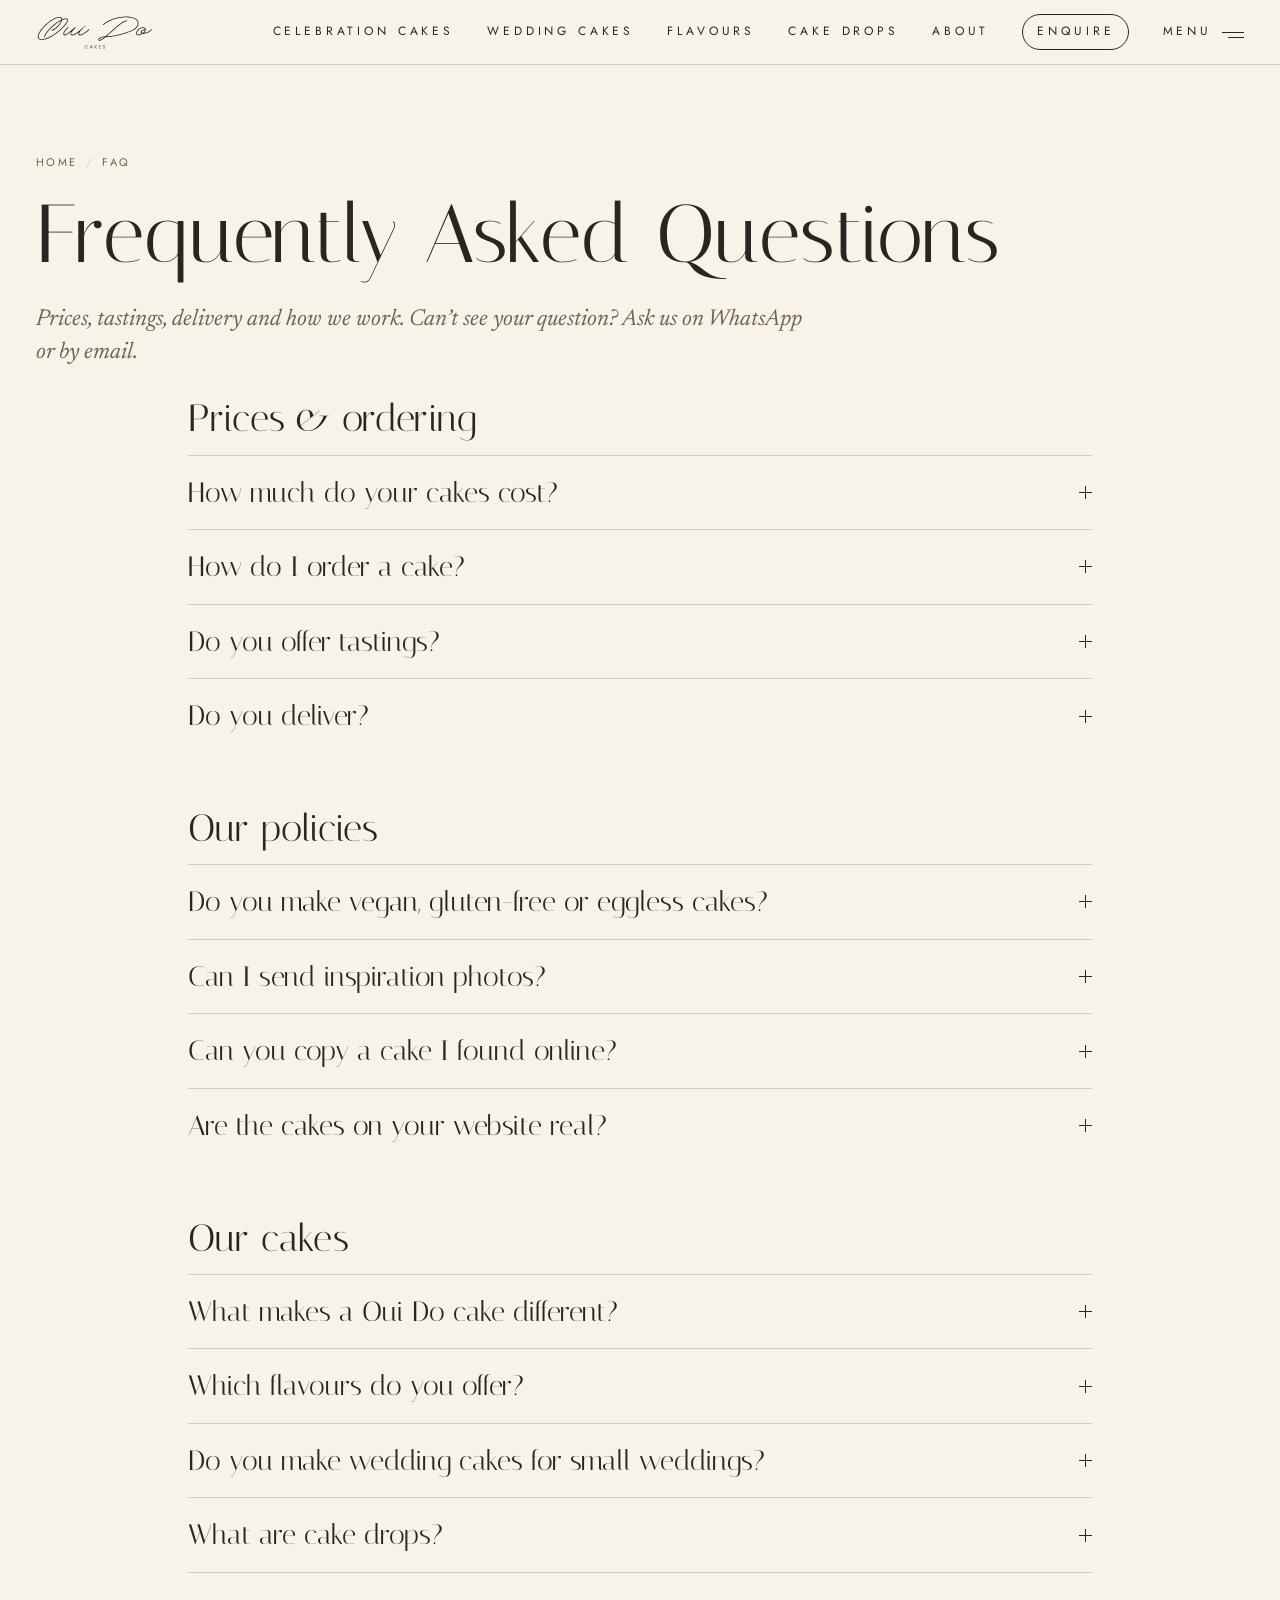
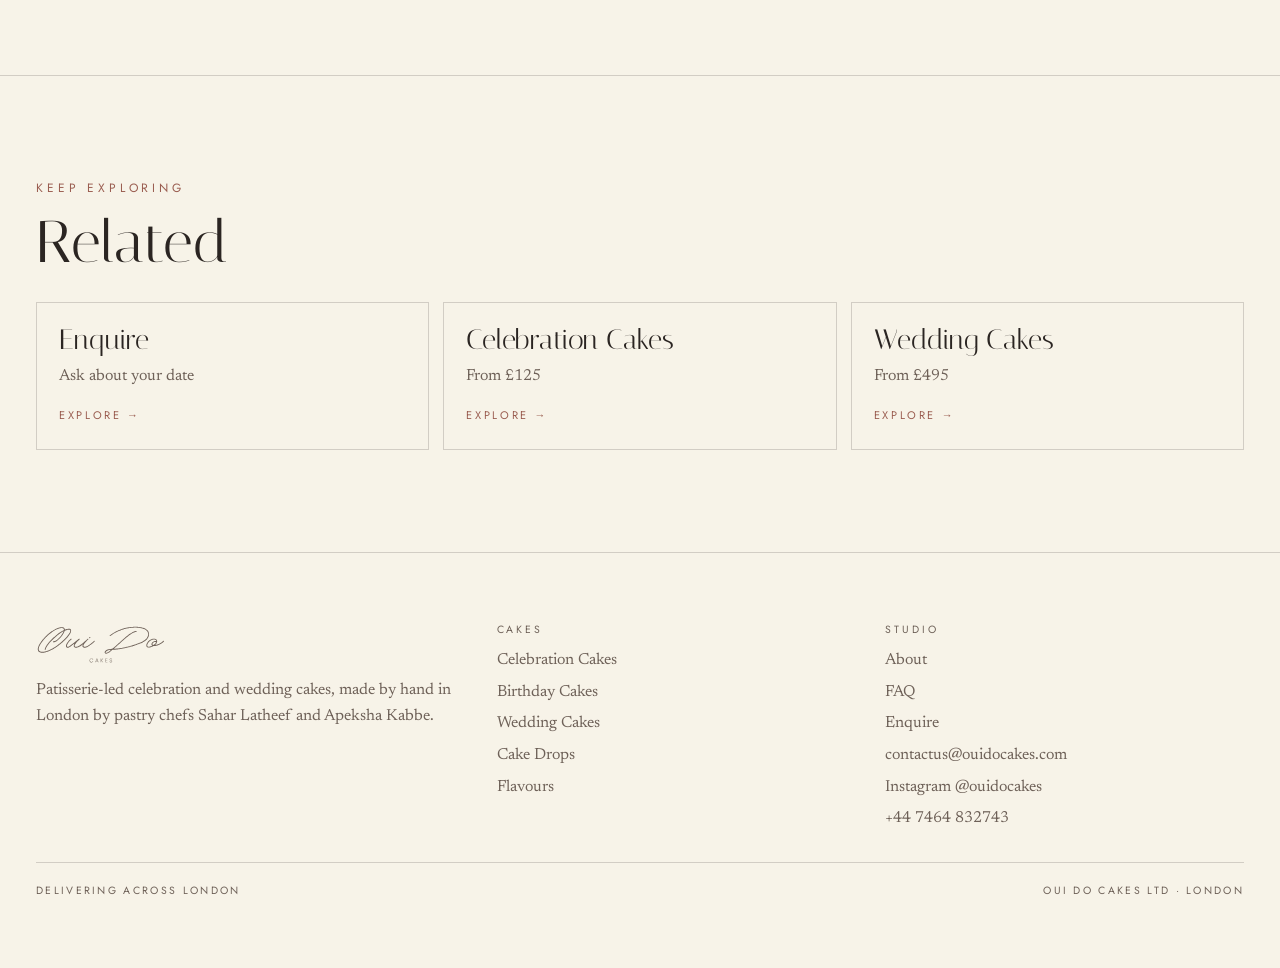
<file: faq/index.html>
<!doctype html>
<html lang="en-GB">
<head>
<meta charset="utf-8">
<meta name="viewport" content="width=device-width,initial-scale=1,viewport-fit=cover">
<title>Cake FAQs, Oui Do Cakes London</title>
<meta name="description" content="Answers about Oui Do Cakes: prices from £125, tastings, delivery across London, dietary policy, inspiration photos and how our patisserie-led cakes are made.">
<link rel="canonical" href="https://www.ouidocakes.com/faq/">
<meta name="theme-color" content="#f7f3e8">
<meta property="og:type" content="website"><meta property="og:site_name" content="Oui Do Cakes">
<meta property="og:title" content="Cake FAQs, Oui Do Cakes London"><meta property="og:description" content="Answers about Oui Do Cakes: prices from £125, tastings, delivery across London, dietary policy, inspiration photos and how our patisserie-led cakes are made.">
<meta property="og:url" content="https://www.ouidocakes.com/faq/"><meta property="og:image" content="https://www.ouidocakes.com/c27.jpg"><meta property="og:locale" content="en_GB">
<meta name="twitter:card" content="summary_large_image">
<link rel="icon" href="/assets/logo.svg" type="image/svg+xml">
<link rel="preconnect" href="https://fonts.googleapis.com"><link rel="preconnect" href="https://fonts.gstatic.com" crossorigin>
<link href="https://fonts.googleapis.com/css2?family=Italiana&family=Jost:wght@300;400;500&family=Newsreader:ital,opsz,wght@0,6..72,300..500;1,6..72,300..500&display=swap" rel="stylesheet">
<link rel="stylesheet" href="/assets/oui.css">
<script type="application/ld+json">{"@context":"https://schema.org","@type":"BreadcrumbList","itemListElement":[{"@type":"ListItem","position":1,"name":"Home","item":"https://www.ouidocakes.com/"},{"@type":"ListItem","position":2,"name":"FAQ","item":"https://www.ouidocakes.com/faq/"}]}</script>
<script type="application/ld+json">{"@context":"https://schema.org","@type":"FAQPage","mainEntity":[{"@type":"Question","name":"How much do your cakes cost?","acceptedAnswer":{"@type":"Answer","text":"Celebration cakes start from £125 and wedding cakes start from £495. The final price depends on size and design, and we confirm it, with servings, in your quote."}},{"@type":"Question","name":"How do I order a cake?","acceptedAnswer":{"@type":"Answer","text":"Send us an enquiry with your date, occasion and number of guests, by our enquiry form, email or WhatsApp. We’ll reply with a quote and arrange a tasting."}},{"@type":"Question","name":"Do you offer tastings?","acceptedAnswer":{"@type":"Answer","text":"Yes. Every cake starts with a tasting: taste the season’s flavours, then we design your cake."}},{"@type":"Question","name":"Do you deliver?","acceptedAnswer":{"@type":"Answer","text":"Yes, we deliver across London."}},{"@type":"Question","name":"Do you make vegan, gluten-free or eggless cakes?","acceptedAnswer":{"@type":"Answer","text":"No. We don’t make vegan, gluten-free, eggless or other dietary-restricted cakes."}},{"@type":"Question","name":"Can I send inspiration photos?","acceptedAnswer":{"@type":"Answer","text":"Yes, inspiration photos are welcome. AI-generated images are not."}},{"@type":"Question","name":"Can you copy a cake I found online?","acceptedAnswer":{"@type":"Answer","text":"We use inspiration as a starting point. Every design is hand-drawn and handmade by us for your occasion."}},{"@type":"Question","name":"Are the cakes on your website real?","acceptedAnswer":{"@type":"Answer","text":"Yes. All the cakes shown on this website are made by hand, and there are no AI-generated images anywhere."}},{"@type":"Question","name":"What makes a Oui Do cake different?","acceptedAnswer":{"@type":"Answer","text":"Our cakes are built like a plated dessert: five sponges and four fillings, each a cream of crémeux, mousse, ganache or buttercream with a crunch, caramel or chantilly, finished in ganache or buttercream."}},{"@type":"Question","name":"Which flavours do you offer?","acceptedAnswer":{"@type":"Answer","text":"Four classic flavours that are on the menu all year, plus four seasonal flavours that change with the season. We share the current flavours with you when you enquire."}},{"@type":"Question","name":"Do you make wedding cakes for small weddings?","acceptedAnswer":{"@type":"Answer","text":"Yes. Our wedding cakes are designed for intimate weddings and restaurant receptions, as well as grand celebrations."}},{"@type":"Question","name":"What are cake drops?","acceptedAnswer":{"@type":"Answer","text":"Limited cakes in seasonal flavours, released every two weeks in small batches. Follow @ouidocakes on Instagram to hear about the next one."}}]}</script>
</head>
<body class="sub">
<a class="sr-only" href="#main">Skip to content</a>
<header class="nav solid" id="nav"><div class="wrap">
  <a class="mark" href="/" aria-label="Oui Do Cakes home"><span class="wm"></span></a>
  <nav class="links caps" aria-label="Main"><a href="/celebration-cakes/">Celebration Cakes</a><a href="/wedding-cakes/">Wedding Cakes</a><a href="/#craft">Flavours</a><a href="/cake-drops/">Cake Drops</a><a href="/about/">About</a><a href="/enquire/" class="cta-link">Enquire</a>
    <button class="menu-btn caps" id="menuOpen" aria-expanded="false" aria-controls="menu"><span>Menu</span><i></i></button></nav>
</div></header>
<div class="menu" id="menu" role="dialog" aria-modal="true" aria-label="Site menu">
  <div class="wrap menu-top"><a class="mark" style="opacity:1;transform:none;pointer-events:auto" href="/" aria-label="Oui Do Cakes home"><span class="wm"></span></a><button class="menu-btn caps" id="menuClose"><span>Close</span><i></i></button></div>
  <div class="wrap menu-body"><ol>
<li><a href="/"><span class="t">Home</span><span class="c"></span></a></li>
<li><a href="/celebration-cakes/"><span class="t">Celebration Cakes</span><span class="c">from £125</span></a></li>
<li><a href="/celebration-cakes/birthday-cakes/"><span class="t">Birthday Cakes</span><span class="c"></span></a></li>
<li><a href="/wedding-cakes/"><span class="t">Wedding Cakes</span><span class="c">from £495</span></a></li>
<li><a href="/#craft"><span class="t">Flavours</span><span class="c">classic & seasonal</span></a></li>
<li><a href="/cake-drops/"><span class="t">Cake Drops</span><span class="c"></span></a></li>
<li><a href="/about/"><span class="t">About</span><span class="c"></span></a></li>
<li><a href="/faq/"><span class="t">FAQ</span><span class="c"></span></a></li>
<li><a href="/enquire/"><span class="t">Enquire</span><span class="c"></span></a></li>
  </ol><div class="menu-side"><div class="menu-peek"><img src="/w/c27-800.webp" alt=""></div>
  <div class="menu-small caps"><a href="mailto:contactus@ouidocakes.com">Email</a><a href="https://wa.me/447464832743?text=Hi%20Oui%20Do%2C%20I%E2%80%99d%20love%20to%20ask%20about%20a%20cake." target="_blank" rel="noopener">WhatsApp</a><a href="https://www.instagram.com/ouidocakes/" target="_blank" rel="noopener">Instagram</a></div></div></div>
</div>
<main id="main" class="sp-main">
<section class="wrap sp-hero" style="grid-template-columns:1fr;padding-bottom:30px">
  <div><nav aria-label="Breadcrumb"><ol class="crumbs"><li><a href="/">Home</a></li><li><span aria-current="page">FAQ</span></li></ol></nav><h1>Frequently Asked Questions</h1>
  <p class="lede">Prices, tastings, delivery and how we work. Can’t see your question? Ask us on WhatsApp or by email.</p></div>
</section>
<section class="sp-sec" style="border-top:0;padding-top:0"><div class="wrap faq">
<h2 class="grp">Prices &amp; ordering</h2><details><summary>How much do your cakes cost?<span class="pm" aria-hidden="true"></span></summary><p>Celebration cakes start from £125 and wedding cakes start from £495. The final price depends on size and design, and we confirm it, with servings, in your quote.</p></details>
<details><summary>How do I order a cake?<span class="pm" aria-hidden="true"></span></summary><p>Send us an enquiry with your date, occasion and number of guests, by our enquiry form, email or WhatsApp. We’ll reply with a quote and arrange a tasting.</p></details>
<details><summary>Do you offer tastings?<span class="pm" aria-hidden="true"></span></summary><p>Yes. Every cake starts with a tasting: taste the season’s flavours, then we design your cake.</p></details>
<details><summary>Do you deliver?<span class="pm" aria-hidden="true"></span></summary><p>Yes, we deliver across London.</p></details><h2 class="grp">Our policies</h2><details><summary>Do you make vegan, gluten-free or eggless cakes?<span class="pm" aria-hidden="true"></span></summary><p>No. We don’t make vegan, gluten-free, eggless or other dietary-restricted cakes.</p></details>
<details><summary>Can I send inspiration photos?<span class="pm" aria-hidden="true"></span></summary><p>Yes, inspiration photos are welcome. AI-generated images are not.</p></details>
<details><summary>Can you copy a cake I found online?<span class="pm" aria-hidden="true"></span></summary><p>We use inspiration as a starting point. Every design is hand-drawn and handmade by us for your occasion.</p></details>
<details><summary>Are the cakes on your website real?<span class="pm" aria-hidden="true"></span></summary><p>Yes. All the cakes shown on this website are made by hand, and there are no AI-generated images anywhere.</p></details><h2 class="grp">Our cakes</h2><details><summary>What makes a Oui Do cake different?<span class="pm" aria-hidden="true"></span></summary><p>Our cakes are built like a plated dessert: five sponges and four fillings, each a cream of crémeux, mousse, ganache or buttercream with a crunch, caramel or chantilly, finished in ganache or buttercream.</p></details>
<details><summary>Which flavours do you offer?<span class="pm" aria-hidden="true"></span></summary><p>Four classic flavours that are on the menu all year, plus four seasonal flavours that change with the season. We share the current flavours with you when you enquire.</p></details>
<details><summary>Do you make wedding cakes for small weddings?<span class="pm" aria-hidden="true"></span></summary><p>Yes. Our wedding cakes are designed for intimate weddings and restaurant receptions, as well as grand celebrations.</p></details>
<details><summary>What are cake drops?<span class="pm" aria-hidden="true"></span></summary><p>Limited cakes in seasonal flavours, released every two weeks in small batches. Follow @ouidocakes on Instagram to hear about the next one.</p></details>
</div></section>
<section class="sp-sec"><div class="wrap"><p class="eyebrow">Keep exploring</p><h2>Related</h2>
<div class="rel"><a href="/enquire/"><b>Enquire</b><span>Ask about your date</span><i>Explore →</i></a><a href="/celebration-cakes/"><b>Celebration Cakes</b><span>From £125</span><i>Explore →</i></a><a href="/wedding-cakes/"><b>Wedding Cakes</b><span>From £495</span><i>Explore →</i></a></div>
</div></section>
</main>
<footer class="sfoot"><div class="wrap">
  <div><span class="wm" aria-hidden="true"></span><p>Patisserie-led celebration and wedding cakes, made by hand in London by pastry chefs Sahar Latheef and Apeksha Kabbe.</p></div>
  <div><h3>Cakes</h3><ul><li><a href="/celebration-cakes/">Celebration Cakes</a></li><li><a href="/celebration-cakes/birthday-cakes/">Birthday Cakes</a></li><li><a href="/wedding-cakes/">Wedding Cakes</a></li><li><a href="/cake-drops/">Cake Drops</a></li><li><a href="/#craft">Flavours</a></li></ul></div>
  <div><h3>Studio</h3><ul><li><a href="/about/">About</a></li><li><a href="/faq/">FAQ</a></li><li><a href="/enquire/">Enquire</a></li><li><a href="mailto:contactus@ouidocakes.com">contactus@ouidocakes.com</a></li><li><a href="https://www.instagram.com/ouidocakes/" target="_blank" rel="noopener">Instagram @ouidocakes</a></li><li><a href="tel:+447464832743">+44 7464 832743</a></li></ul></div>
  <p class="small"><span>Delivering across London</span><span>Oui Do Cakes Ltd · London</span></p>
</div></footer>
<div class="knife" id="knife" aria-hidden="true"><svg viewBox="0 0 68 22"><path d="M3 9 C3 6.6 4.6 5.6 7 5.6 L33 6.4 L33 11.6 L7 12.4 C4.6 12.4 3 11.4 3 9Z" fill="var(--paper)" stroke="var(--ink)" stroke-width="1"/><path d="M8 8.2 L30 8.4" stroke="var(--line)" stroke-width="1" fill="none"/><path d="M33 7.2 L36.5 7.2 L40 12.8 L36.4 12.8 Z" fill="var(--paper)" stroke="var(--ink)" stroke-width="1" stroke-linejoin="round"/><rect x="39" y="10.2" width="27" height="7" rx="3.5" fill="var(--rose)" stroke="var(--ink)" stroke-width="1"/><circle cx="44" cy="13.7" r=".9" fill="var(--paper)"/><circle cx="49" cy="13.7" r=".9" fill="var(--paper)"/></svg></div>
<script src="/assets/oui.js" defer></script>
</body>
</html>
</file>
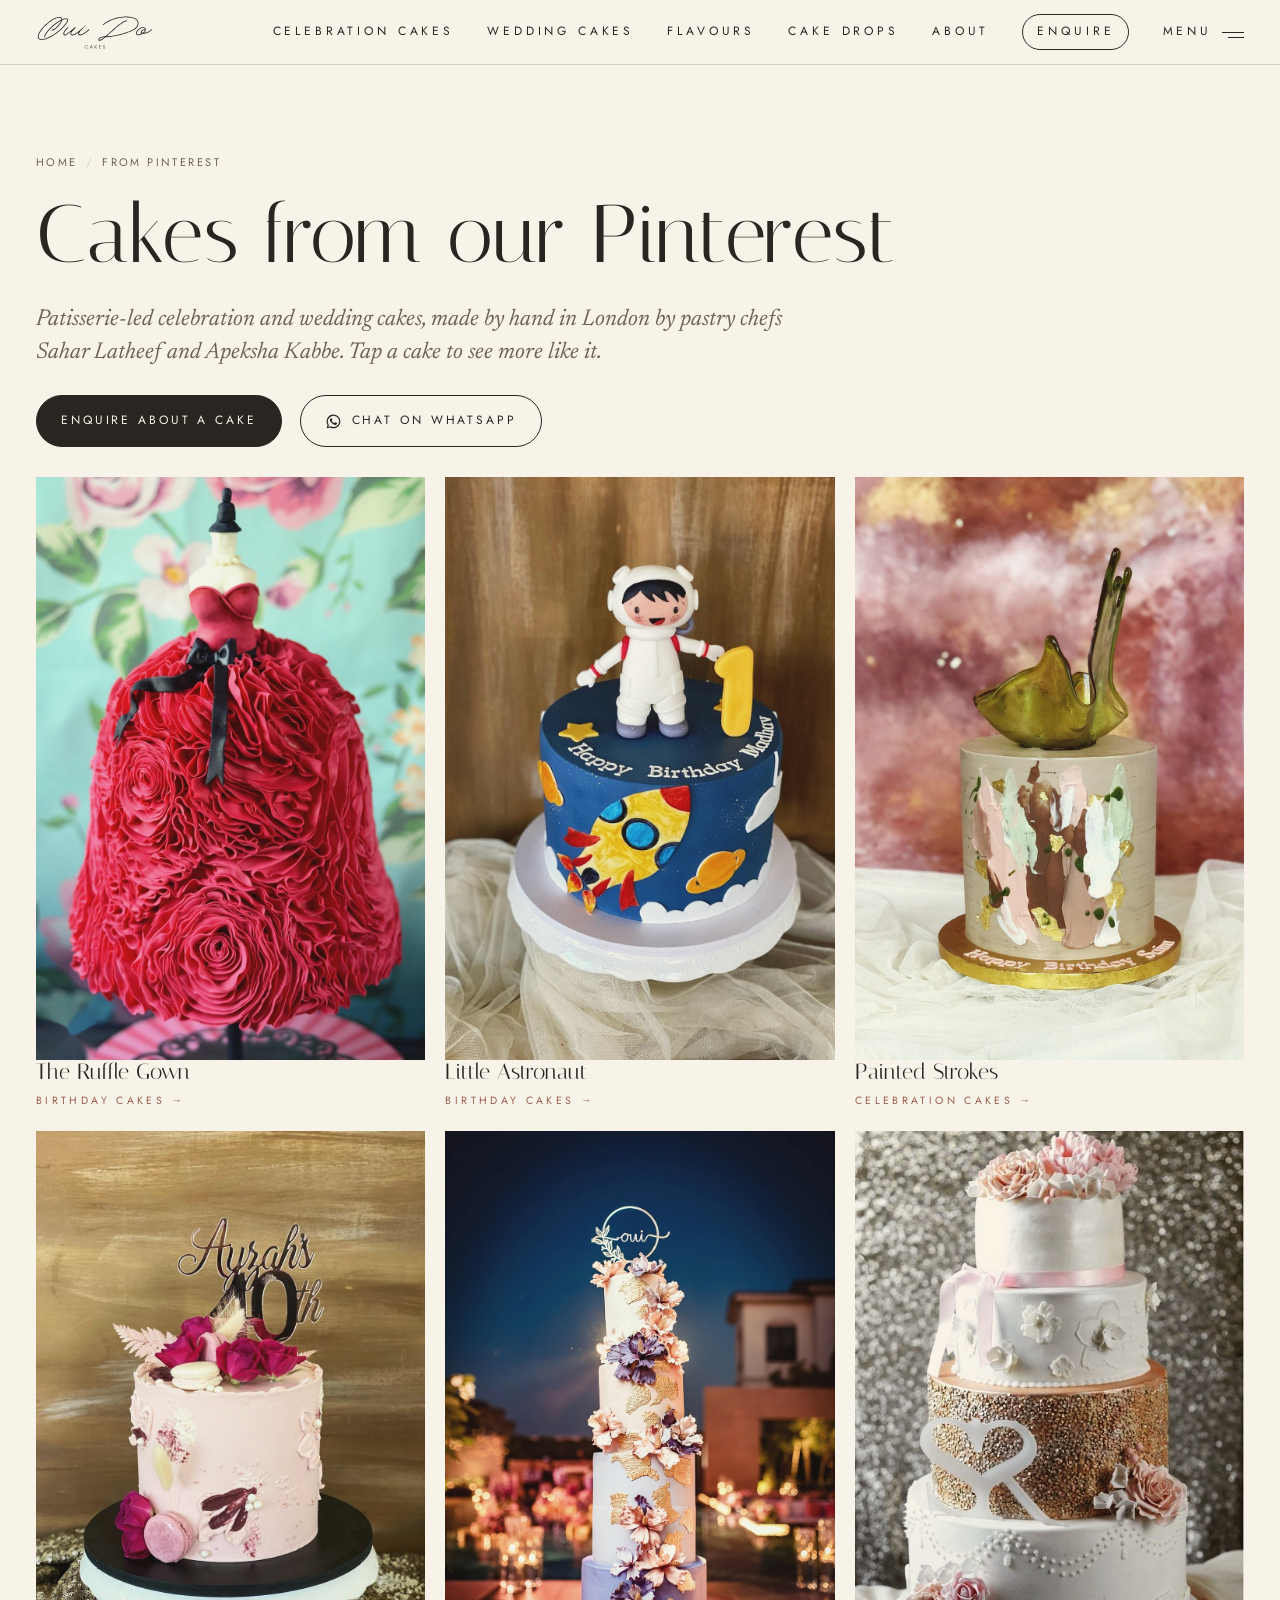
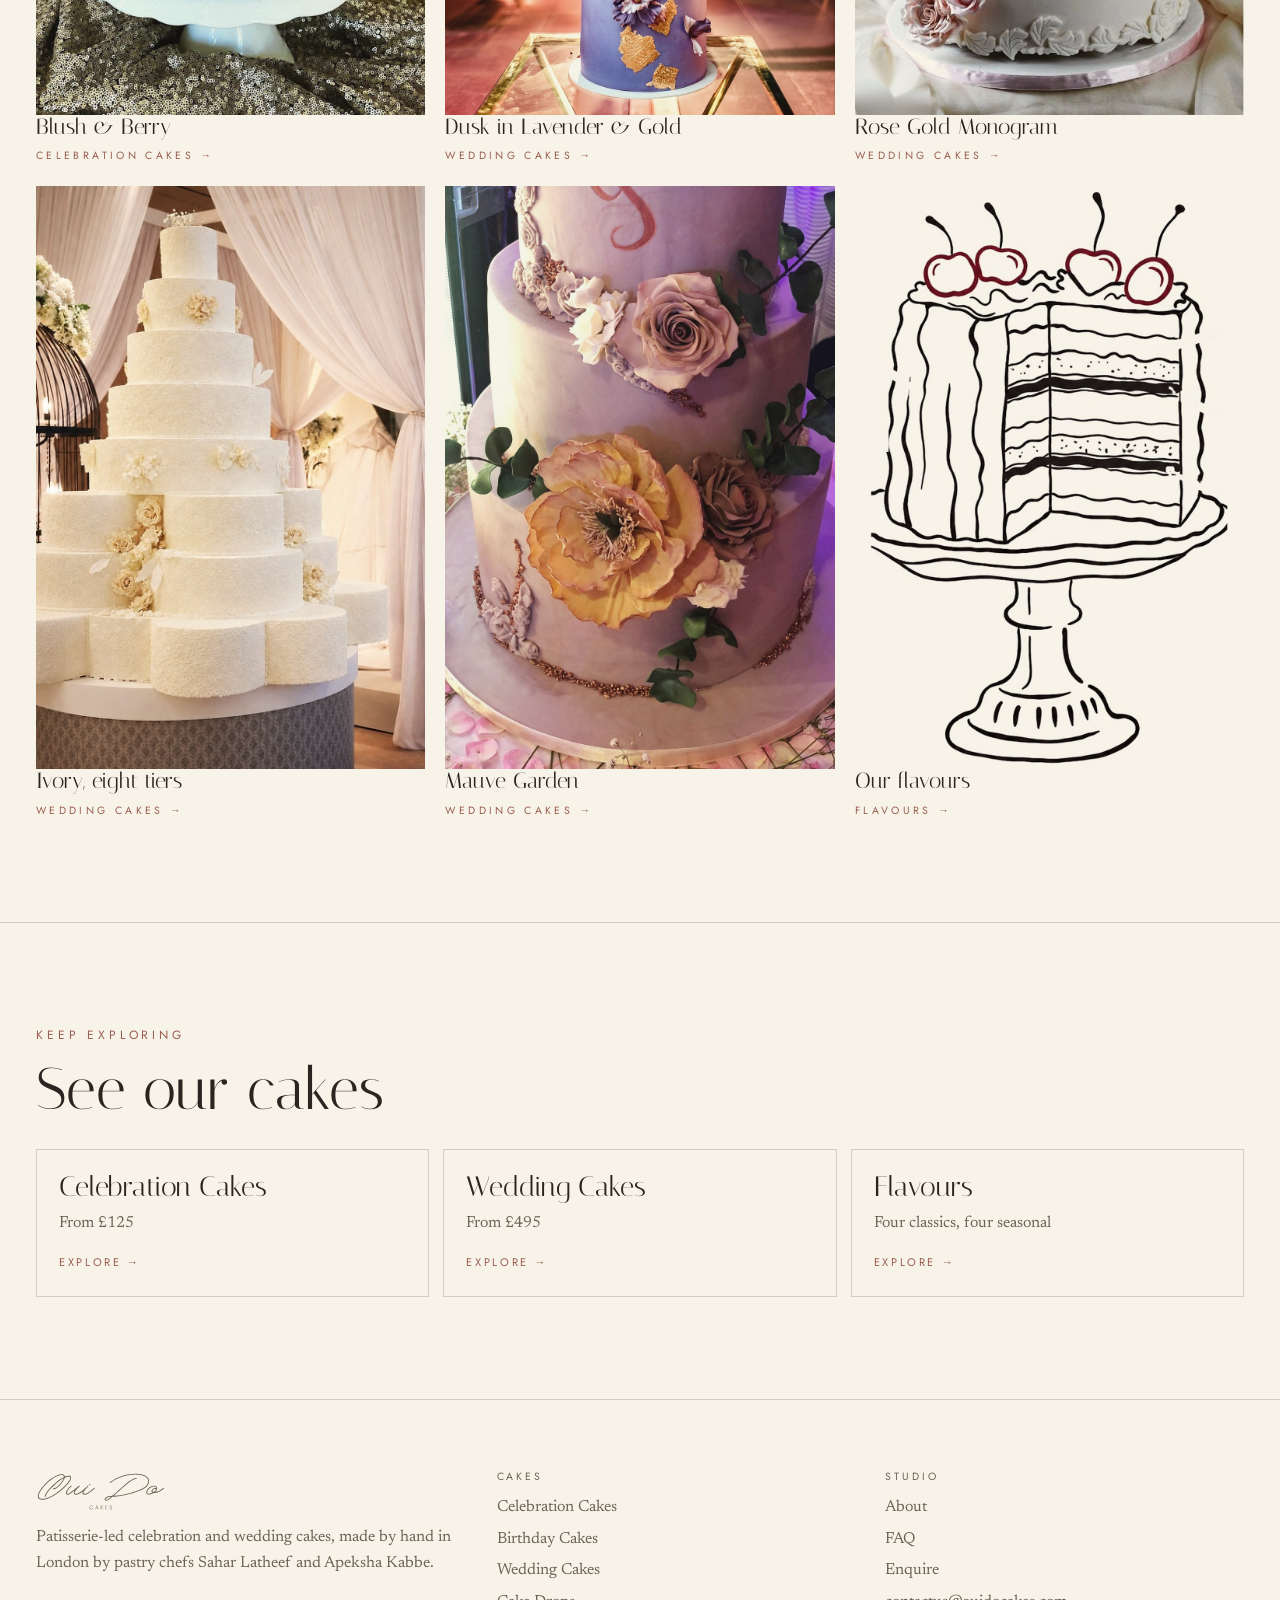
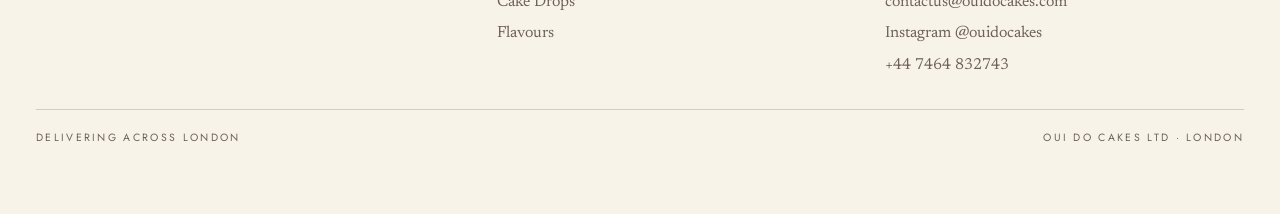
<file: pins/index.html>
<!doctype html>
<html lang="en-GB">
<head>
<meta charset="utf-8">
<meta name="viewport" content="width=device-width,initial-scale=1,viewport-fit=cover">
<title>Cakes from our Pinterest, Oui Do Cakes London</title>
<meta name="robots" content="noindex,follow">
<meta name="description" content="Celebration and wedding cakes from the Oui Do Cakes Pinterest, made by hand in London by pastry chefs. Celebration cakes from £125, wedding cakes from £495.">
<link rel="canonical" href="https://www.ouidocakes.com/pins/">
<meta name="theme-color" content="#f7f3e8">
<meta property="og:type" content="website"><meta property="og:site_name" content="Oui Do Cakes">
<meta property="og:title" content="Cakes from our Pinterest, Oui Do Cakes London"><meta property="og:description" content="Celebration and wedding cakes from the Oui Do Cakes Pinterest, made by hand in London by pastry chefs. Celebration cakes from £125, wedding cakes from £495.">
<meta property="og:url" content="https://www.ouidocakes.com/pins/"><meta property="og:image" content="https://www.ouidocakes.com/c27.jpg"><meta property="og:locale" content="en_GB">
<meta name="twitter:card" content="summary_large_image">
<link rel="icon" href="/assets/logo.svg" type="image/svg+xml">
<link rel="preconnect" href="https://fonts.googleapis.com"><link rel="preconnect" href="https://fonts.gstatic.com" crossorigin>
<link href="https://fonts.googleapis.com/css2?family=Italiana&family=Jost:wght@300;400;500&family=Newsreader:ital,opsz,wght@0,6..72,300..500;1,6..72,300..500&display=swap" rel="stylesheet">
<link rel="stylesheet" href="/assets/oui.css">

</head>
<body class="sub">
<a class="sr-only" href="#main">Skip to content</a>
<header class="nav solid" id="nav"><div class="wrap">
  <a class="mark" href="/" aria-label="Oui Do Cakes home"><span class="wm"></span></a>
  <nav class="links caps" aria-label="Main"><a href="/celebration-cakes/">Celebration Cakes</a><a href="/wedding-cakes/">Wedding Cakes</a><a href="/#craft">Flavours</a><a href="/cake-drops/">Cake Drops</a><a href="/about/">About</a><a href="/enquire/" class="cta-link">Enquire</a>
    <button class="menu-btn caps" id="menuOpen" aria-expanded="false" aria-controls="menu"><span>Menu</span><i></i></button></nav>
</div></header>
<div class="menu" id="menu" role="dialog" aria-modal="true" aria-label="Site menu">
  <div class="wrap menu-top"><a class="mark" style="opacity:1;transform:none;pointer-events:auto" href="/" aria-label="Oui Do Cakes home"><span class="wm"></span></a><button class="menu-btn caps" id="menuClose"><span>Close</span><i></i></button></div>
  <div class="wrap menu-body"><ol>
<li><a href="/"><span class="t">Home</span><span class="c"></span></a></li>
<li><a href="/celebration-cakes/"><span class="t">Celebration Cakes</span><span class="c">from £125</span></a></li>
<li><a href="/celebration-cakes/birthday-cakes/"><span class="t">Birthday Cakes</span><span class="c"></span></a></li>
<li><a href="/wedding-cakes/"><span class="t">Wedding Cakes</span><span class="c">from £495</span></a></li>
<li><a href="/#craft"><span class="t">Flavours</span><span class="c">classic & seasonal</span></a></li>
<li><a href="/cake-drops/"><span class="t">Cake Drops</span><span class="c"></span></a></li>
<li><a href="/about/"><span class="t">About</span><span class="c"></span></a></li>
<li><a href="/faq/"><span class="t">FAQ</span><span class="c"></span></a></li>
<li><a href="/enquire/"><span class="t">Enquire</span><span class="c"></span></a></li>
  </ol><div class="menu-side"><div class="menu-peek"><img src="/w/c27-800.webp" alt=""></div>
  <div class="menu-small caps"><a href="mailto:contactus@ouidocakes.com">Email</a><a href="https://wa.me/447464832743?text=Hi%20Oui%20Do%2C%20I%E2%80%99d%20love%20to%20ask%20about%20a%20cake." target="_blank" rel="noopener">WhatsApp</a><a href="https://www.instagram.com/ouidocakes/" target="_blank" rel="noopener">Instagram</a></div></div></div>
</div>
<main id="main" class="sp-main">
<section class="wrap sp-hero" style="grid-template-columns:1fr;padding-bottom:30px"><div>
<nav aria-label="Breadcrumb"><ol class="crumbs"><li><a href="/">Home</a></li><li><span aria-current="page">From Pinterest</span></li></ol></nav><h1>Cakes from our Pinterest</h1>
<p class="lede">Patisserie-led celebration and wedding cakes, made by hand in London by pastry chefs Sahar Latheef and Apeksha Kabbe. Tap a cake to see more like it.</p>
<div class="ctas"><a class="btn solid" href="/enquire/">Enquire about a cake</a><a class="btn wa" href="https://wa.me/447464832743?text=Hi%20Oui%20Do%2C%20I%E2%80%99d%20love%20to%20ask%20about%20a%20cake." target="_blank" rel="noopener"><svg class="wa-ico" viewBox="0 0 24 24" aria-hidden="true"><path d="M12 2.2a9.7 9.7 0 0 0-8.4 14.6L2.3 21.7l5-1.3A9.7 9.7 0 1 0 12 2.2Zm0 17.7a8 8 0 0 1-4.1-1.1l-.3-.2-3 .8.8-2.9-.2-.3A8 8 0 1 1 12 19.9Zm4.4-6c-.2-.1-1.4-.7-1.7-.8-.2-.1-.4-.1-.5.1l-.8.9c-.1.2-.3.2-.5.1a6.6 6.6 0 0 1-3.3-2.9c-.2-.4.2-.4.7-1.3.1-.2 0-.3 0-.4l-.8-1.8c-.2-.5-.4-.4-.5-.4h-.5a.9.9 0 0 0-.7.3 2.8 2.8 0 0 0-.9 2.1 4.9 4.9 0 0 0 1 2.6 11.2 11.2 0 0 0 4.3 3.8c1.6.7 2.2.7 3 .6a2.6 2.6 0 0 0 1.7-1.2 2.1 2.1 0 0 0 .1-1.2c0-.1-.2-.2-.5-.3Z"/></svg>Chat on WhatsApp</a></div></div></section>
<section class="sp-sec" style="border-top:0;padding-top:0"><div class="wrap"><div class="sp-grid">
<figure class="rv"><a href="/celebration-cakes/birthday-cakes/" style="text-decoration:none"><div class="im" style="aspect-ratio:2/3"><img src="/pins/pin-birthday-ruffle.jpg" alt="The Ruffle Gown by Oui Do Cakes, London" loading="lazy" width="1000" height="1500"></div><figcaption>The Ruffle Gown<br><span class="caps" style="font-size:10.5px;color:var(--rose)">Birthday cakes →</span></figcaption></a></figure>
<figure class="rv"><a href="/celebration-cakes/birthday-cakes/" style="text-decoration:none"><div class="im" style="aspect-ratio:2/3"><img src="/pins/pin-birthday-astronaut.jpg" alt="Little Astronaut by Oui Do Cakes, London" loading="lazy" width="1000" height="1500"></div><figcaption>Little Astronaut<br><span class="caps" style="font-size:10.5px;color:var(--rose)">Birthday cakes →</span></figcaption></a></figure>
<figure class="rv"><a href="/celebration-cakes/" style="text-decoration:none"><div class="im" style="aspect-ratio:2/3"><img src="/pins/pin-celebration-painted.jpg" alt="Painted Strokes by Oui Do Cakes, London" loading="lazy" width="1000" height="1500"></div><figcaption>Painted Strokes<br><span class="caps" style="font-size:10.5px;color:var(--rose)">Celebration cakes →</span></figcaption></a></figure>
<figure class="rv"><a href="/celebration-cakes/" style="text-decoration:none"><div class="im" style="aspect-ratio:2/3"><img src="/pins/pin-celebration-blush.jpg" alt="Blush &amp; Berry by Oui Do Cakes, London" loading="lazy" width="1000" height="1500"></div><figcaption>Blush &amp; Berry<br><span class="caps" style="font-size:10.5px;color:var(--rose)">Celebration cakes →</span></figcaption></a></figure>
<figure class="rv"><a href="/wedding-cakes/" style="text-decoration:none"><div class="im" style="aspect-ratio:2/3"><img src="/pins/pin-wedding-lavender.jpg" alt="Dusk in Lavender &amp; Gold by Oui Do Cakes, London" loading="lazy" width="1000" height="1500"></div><figcaption>Dusk in Lavender &amp; Gold<br><span class="caps" style="font-size:10.5px;color:var(--rose)">Wedding cakes →</span></figcaption></a></figure>
<figure class="rv"><a href="/wedding-cakes/" style="text-decoration:none"><div class="im" style="aspect-ratio:2/3"><img src="/pins/pin-wedding-rosegold.jpg" alt="Rose Gold Monogram by Oui Do Cakes, London" loading="lazy" width="1000" height="1500"></div><figcaption>Rose Gold Monogram<br><span class="caps" style="font-size:10.5px;color:var(--rose)">Wedding cakes →</span></figcaption></a></figure>
<figure class="rv"><a href="/wedding-cakes/" style="text-decoration:none"><div class="im" style="aspect-ratio:2/3"><img src="/pins/pin-wedding-ivory.jpg" alt="Ivory, eight tiers by Oui Do Cakes, London" loading="lazy" width="1000" height="1500"></div><figcaption>Ivory, eight tiers<br><span class="caps" style="font-size:10.5px;color:var(--rose)">Wedding cakes →</span></figcaption></a></figure>
<figure class="rv"><a href="/wedding-cakes/" style="text-decoration:none"><div class="im" style="aspect-ratio:2/3"><img src="/pins/pin-wedding-mauve.jpg" alt="Mauve Garden by Oui Do Cakes, London" loading="lazy" width="1000" height="1500"></div><figcaption>Mauve Garden<br><span class="caps" style="font-size:10.5px;color:var(--rose)">Wedding cakes →</span></figcaption></a></figure>
<figure class="rv"><a href="/#craft" style="text-decoration:none"><div class="im" style="aspect-ratio:2/3"><img src="/pins/pin-flavours.jpg" alt="Our flavours by Oui Do Cakes, London" loading="lazy" width="1000" height="1500"></div><figcaption>Our flavours<br><span class="caps" style="font-size:10.5px;color:var(--rose)">Flavours →</span></figcaption></a></figure>
</div></div></section>
<section class="sp-sec"><div class="wrap"><p class="eyebrow">Keep exploring</p><h2>See our cakes</h2>
<div class="rel"><a href="/celebration-cakes/"><b>Celebration Cakes</b><span>From £125</span><i>Explore →</i></a><a href="/wedding-cakes/"><b>Wedding Cakes</b><span>From £495</span><i>Explore →</i></a><a href="/#craft"><b>Flavours</b><span>Four classics, four seasonal</span><i>Explore →</i></a></div>
</div></section>
</main>
<footer class="sfoot"><div class="wrap">
  <div><span class="wm" aria-hidden="true"></span><p>Patisserie-led celebration and wedding cakes, made by hand in London by pastry chefs Sahar Latheef and Apeksha Kabbe.</p></div>
  <div><h3>Cakes</h3><ul><li><a href="/celebration-cakes/">Celebration Cakes</a></li><li><a href="/celebration-cakes/birthday-cakes/">Birthday Cakes</a></li><li><a href="/wedding-cakes/">Wedding Cakes</a></li><li><a href="/cake-drops/">Cake Drops</a></li><li><a href="/#craft">Flavours</a></li></ul></div>
  <div><h3>Studio</h3><ul><li><a href="/about/">About</a></li><li><a href="/faq/">FAQ</a></li><li><a href="/enquire/">Enquire</a></li><li><a href="mailto:contactus@ouidocakes.com">contactus@ouidocakes.com</a></li><li><a href="https://www.instagram.com/ouidocakes/" target="_blank" rel="noopener">Instagram @ouidocakes</a></li><li><a href="tel:+447464832743">+44 7464 832743</a></li></ul></div>
  <p class="small"><span>Delivering across London</span><span>Oui Do Cakes Ltd · London</span></p>
</div></footer>
<div class="knife" id="knife" aria-hidden="true"><svg viewBox="0 0 68 22"><path d="M3 9 C3 6.6 4.6 5.6 7 5.6 L33 6.4 L33 11.6 L7 12.4 C4.6 12.4 3 11.4 3 9Z" fill="var(--paper)" stroke="var(--ink)" stroke-width="1"/><path d="M8 8.2 L30 8.4" stroke="var(--line)" stroke-width="1" fill="none"/><path d="M33 7.2 L36.5 7.2 L40 12.8 L36.4 12.8 Z" fill="var(--paper)" stroke="var(--ink)" stroke-width="1" stroke-linejoin="round"/><rect x="39" y="10.2" width="27" height="7" rx="3.5" fill="var(--rose)" stroke="var(--ink)" stroke-width="1"/><circle cx="44" cy="13.7" r=".9" fill="var(--paper)"/><circle cx="49" cy="13.7" r=".9" fill="var(--paper)"/></svg></div>
<script src="/assets/oui.js" defer></script>
</body>
</html>
</file>
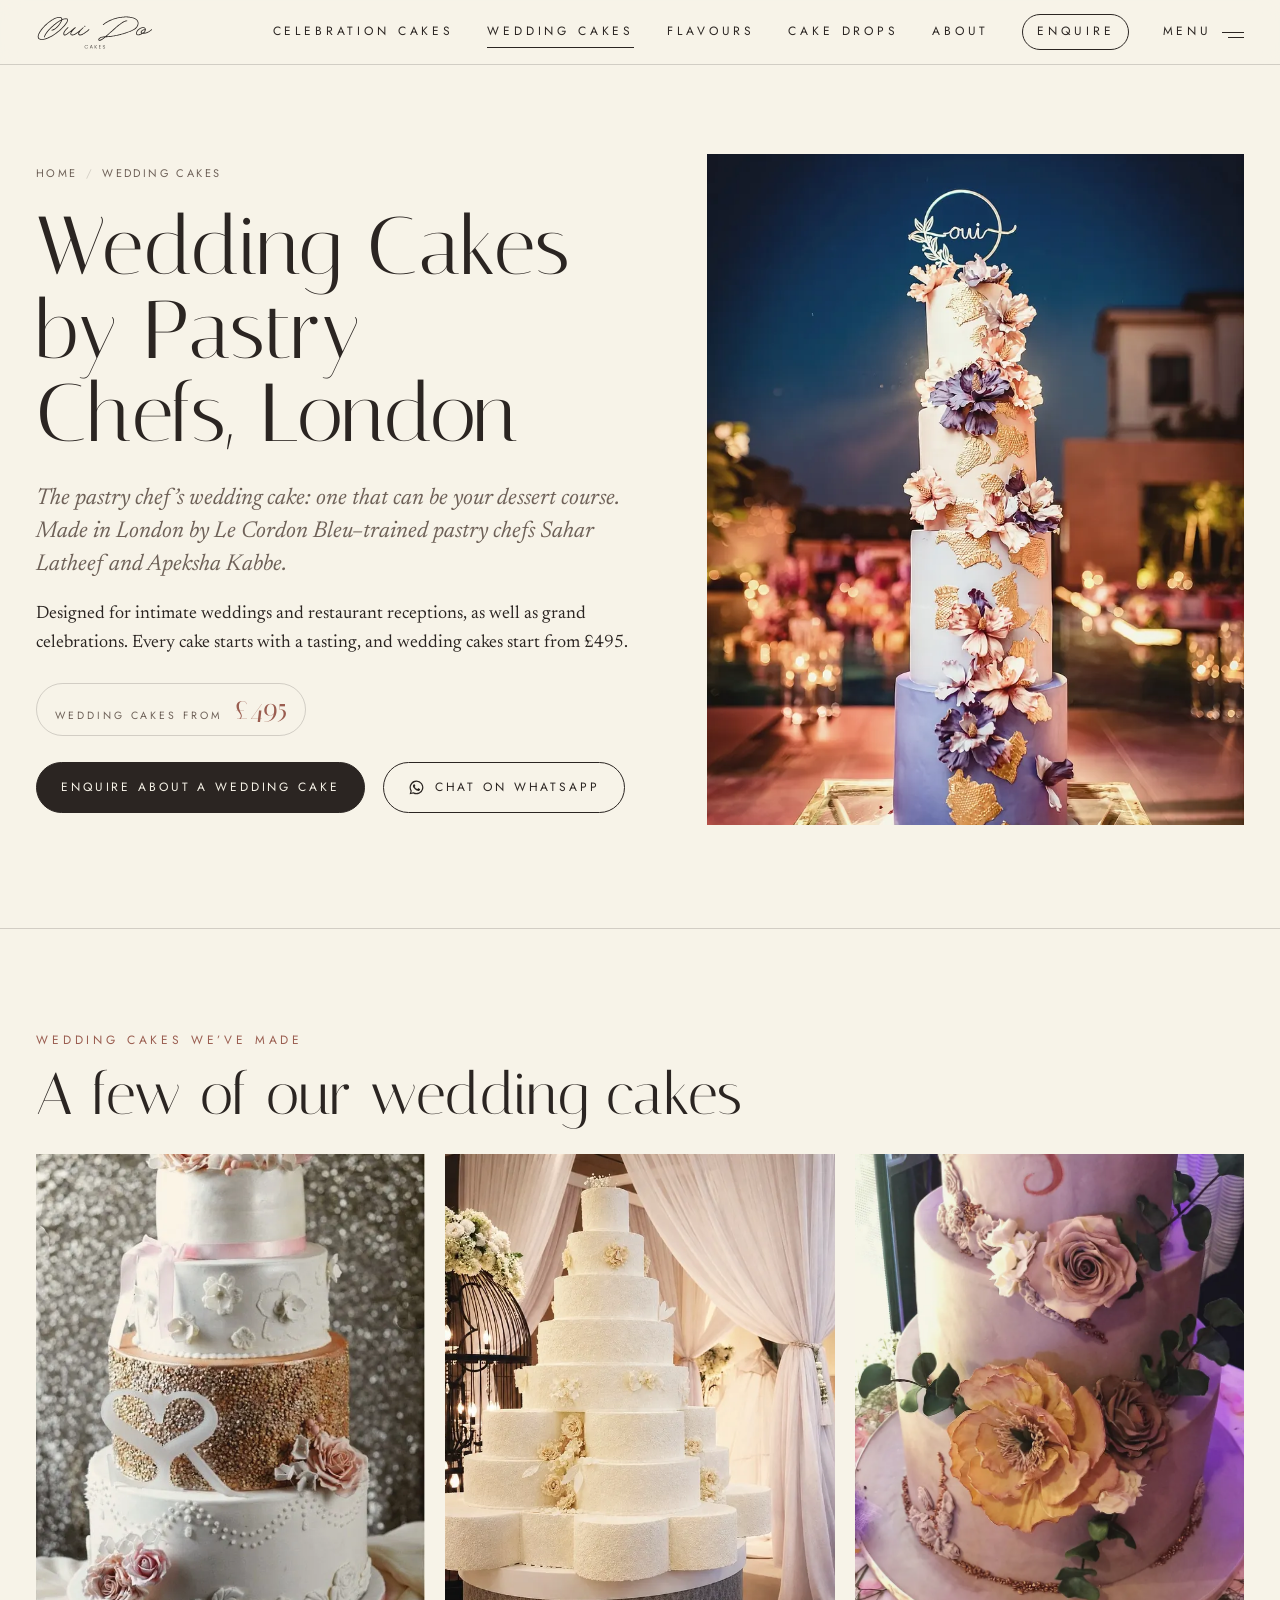
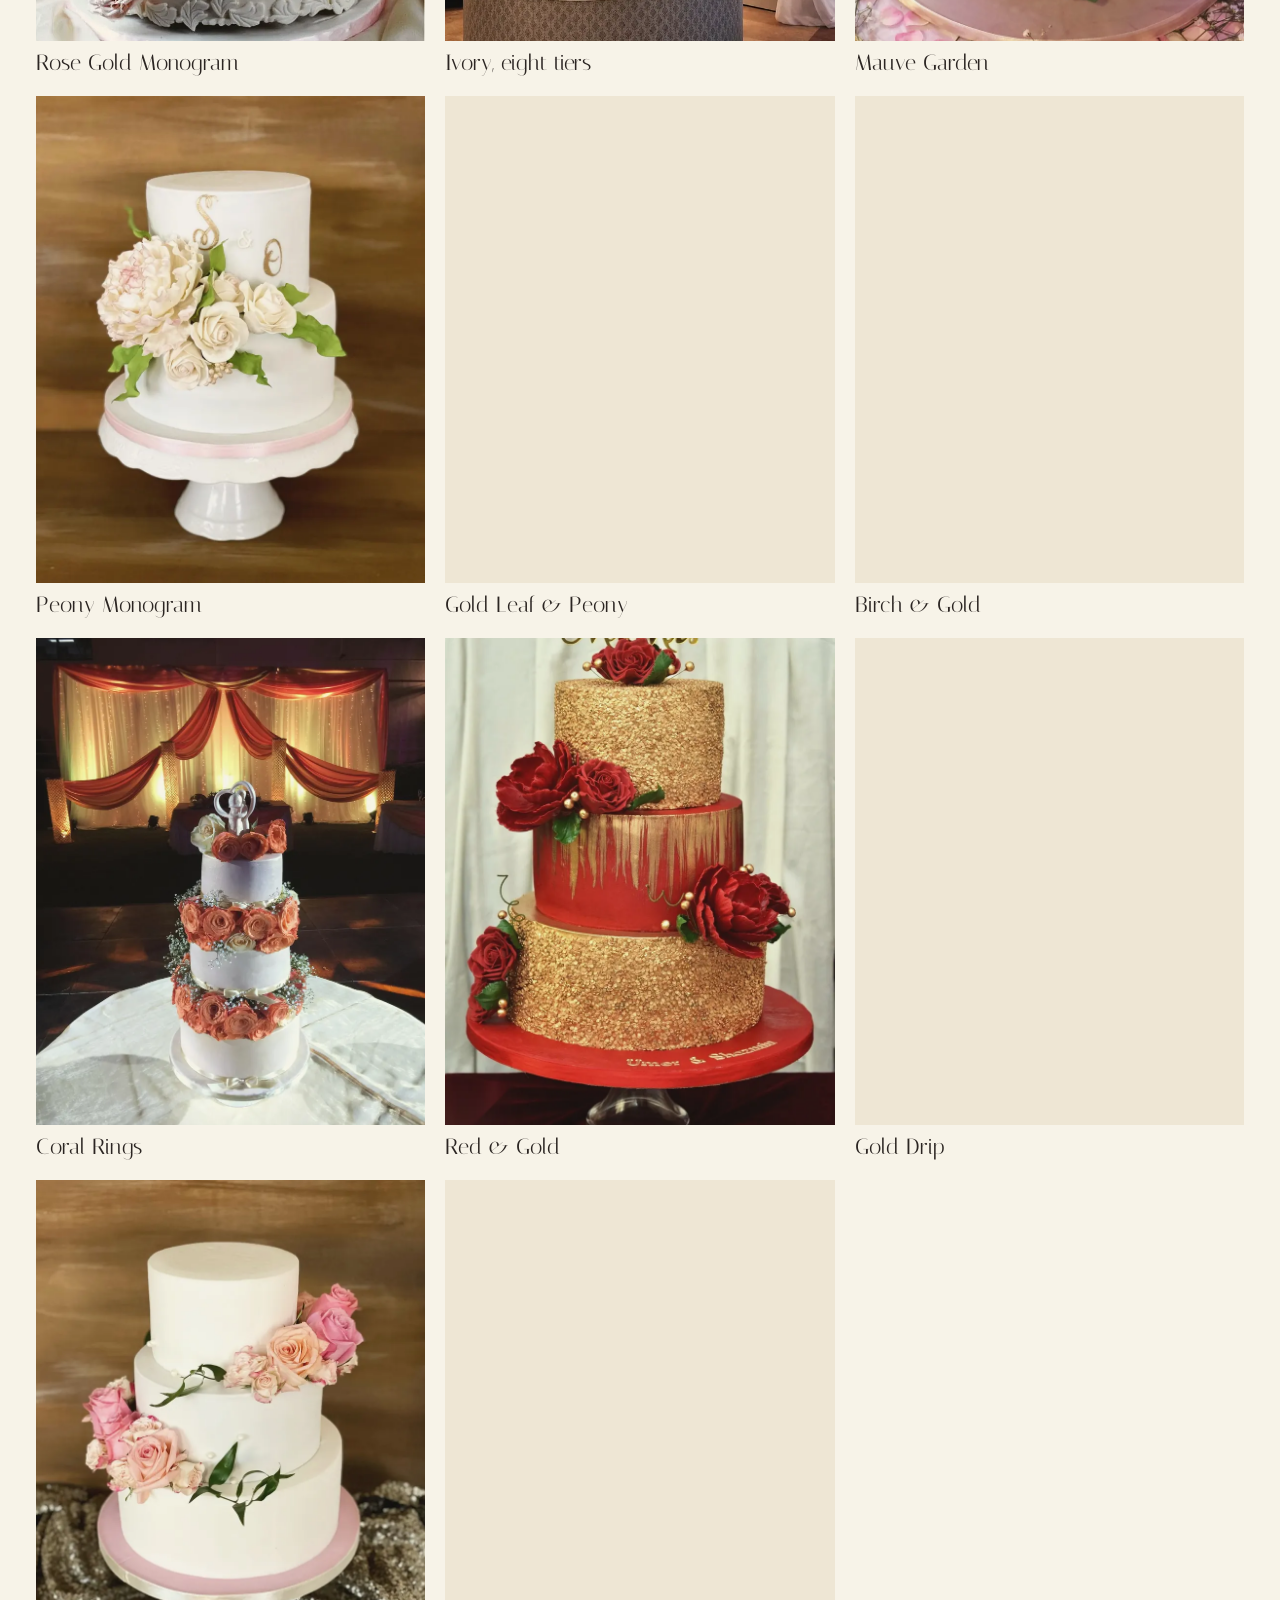
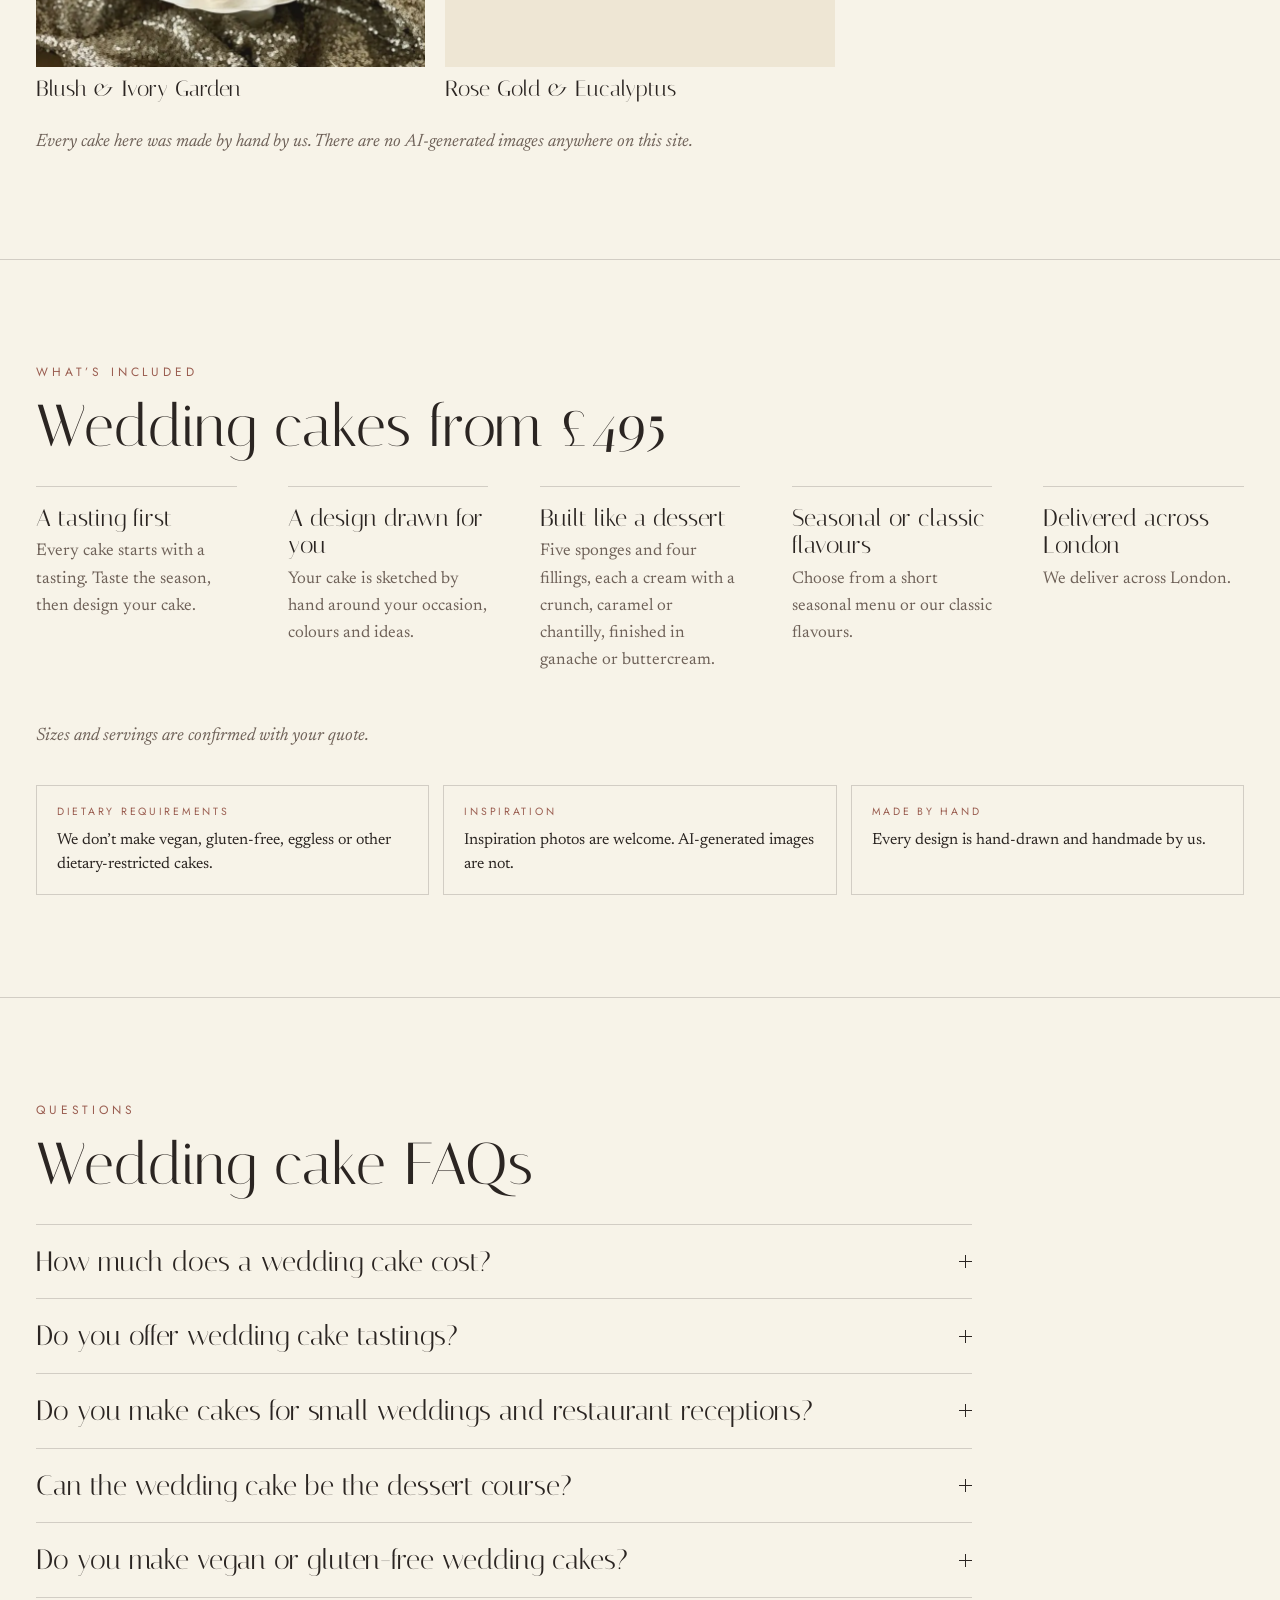
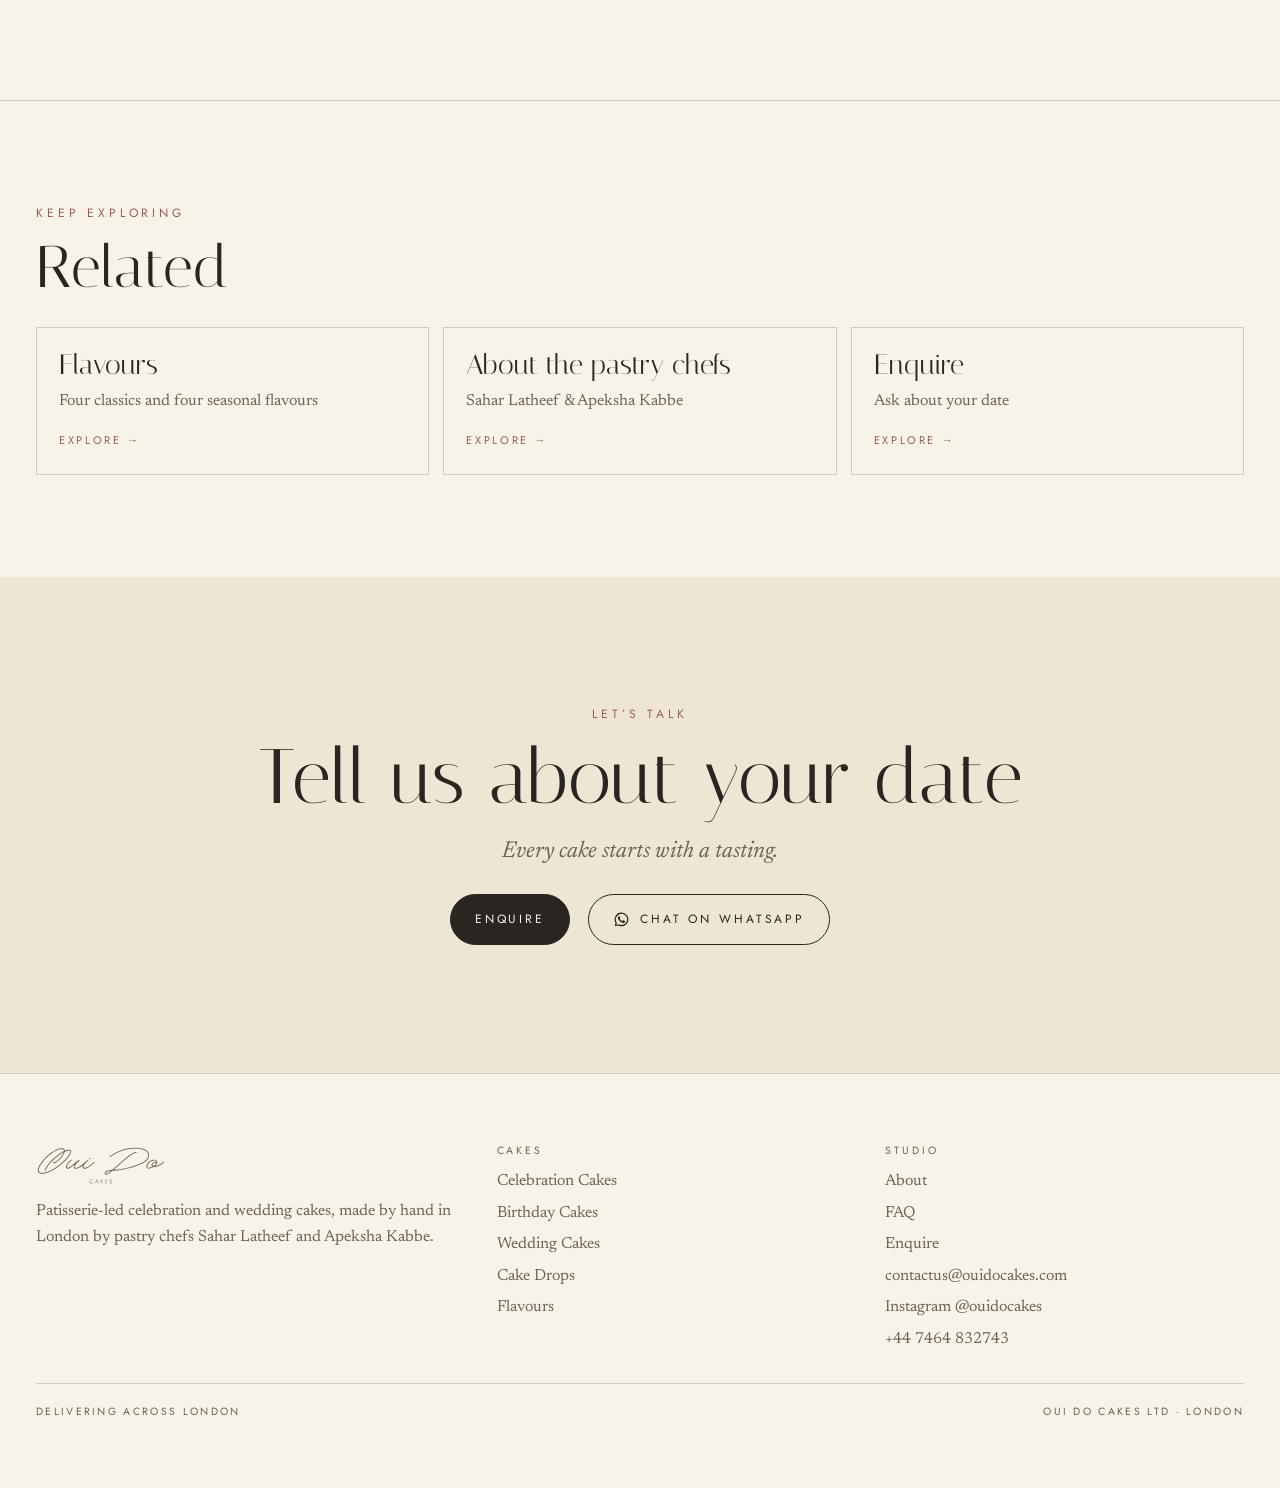
<file: wedding-cakes/index.html>
<!doctype html>
<html lang="en-GB">
<head>
<meta charset="utf-8">
<meta name="viewport" content="width=device-width,initial-scale=1,viewport-fit=cover">
<title>Wedding Cakes London, from £495, Oui Do Cakes</title>
<meta name="description" content="Patisserie-led wedding cakes in London from £495, by pastry chefs Sahar Latheef and Apeksha Kabbe. Every wedding cake starts with a tasting.">
<link rel="canonical" href="https://www.ouidocakes.com/wedding-cakes/">
<meta name="theme-color" content="#f7f3e8">
<meta property="og:type" content="website"><meta property="og:site_name" content="Oui Do Cakes">
<meta property="og:title" content="Wedding Cakes London, from £495, Oui Do Cakes"><meta property="og:description" content="Patisserie-led wedding cakes in London from £495, by pastry chefs Sahar Latheef and Apeksha Kabbe. Every wedding cake starts with a tasting.">
<meta property="og:url" content="https://www.ouidocakes.com/wedding-cakes/"><meta property="og:image" content="https://www.ouidocakes.com/27.jpg"><meta property="og:image" content="https://www.ouidocakes.com/pins/pin-wedding-lavender.jpg"><meta property="og:image" content="https://www.ouidocakes.com/pins/pin-wedding-rosegold.jpg"><meta property="og:image" content="https://www.ouidocakes.com/pins/pin-wedding-ivory.jpg"><meta property="og:image" content="https://www.ouidocakes.com/pins/pin-wedding-mauve.jpg"><meta property="og:locale" content="en_GB">
<meta name="twitter:card" content="summary_large_image">
<link rel="icon" href="/assets/logo.svg" type="image/svg+xml">
<link rel="preconnect" href="https://fonts.googleapis.com"><link rel="preconnect" href="https://fonts.gstatic.com" crossorigin>
<link href="https://fonts.googleapis.com/css2?family=Italiana&family=Jost:wght@300;400;500&family=Newsreader:ital,opsz,wght@0,6..72,300..500;1,6..72,300..500&display=swap" rel="stylesheet">
<link rel="stylesheet" href="/assets/oui.css">
<script type="application/ld+json">{"@context":"https://schema.org","@type":"BreadcrumbList","itemListElement":[{"@type":"ListItem","position":1,"name":"Home","item":"https://www.ouidocakes.com/"},{"@type":"ListItem","position":2,"name":"Wedding Cakes","item":"https://www.ouidocakes.com/wedding-cakes/"}]}</script>
<script type="application/ld+json">{"@context":"https://schema.org","@type":"Product","name":"Wedding cake by Oui Do Cakes","description":"The pastry chef’s wedding cake: one that can be your dessert course. Made in London by Le Cordon Bleu–trained pastry chefs Sahar Latheef and Apeksha Kabbe. Designed for intimate weddings and restaurant receptions, as well as grand celebrations. Every cake starts with a tasting, and wedding cakes start from £495.","image":["https://www.ouidocakes.com/27.jpg","https://www.ouidocakes.com/wm16.jpg","https://www.ouidocakes.com/82.jpg","https://www.ouidocakes.com/78.jpg","https://www.ouidocakes.com/n68.jpg","https://www.ouidocakes.com/n43.jpg"],"brand":{"@type":"Brand","name":"Oui Do Cakes"},"offers":{"@type":"AggregateOffer","lowPrice":"495","priceCurrency":"GBP","availability":"https://schema.org/MadeToOrder","url":"https://www.ouidocakes.com/wedding-cakes/","seller":{"@type":"Organization","name":"Oui Do Cakes"},"areaServed":"London"}}</script>
<script type="application/ld+json">{"@context":"https://schema.org","@type":"FAQPage","mainEntity":[{"@type":"Question","name":"How much does a wedding cake cost?","acceptedAnswer":{"@type":"Answer","text":"Wedding cakes start from £495. The final price depends on the number of tiers, servings and design, and we confirm it in your quote."}},{"@type":"Question","name":"Do you offer wedding cake tastings?","acceptedAnswer":{"@type":"Answer","text":"Yes. Every cake starts with a tasting: you taste the season’s flavours, then we design your cake."}},{"@type":"Question","name":"Do you make cakes for small weddings and restaurant receptions?","acceptedAnswer":{"@type":"Answer","text":"Yes. Our wedding cakes are designed for intimate weddings and restaurant receptions, as well as grand celebrations."}},{"@type":"Question","name":"Can the wedding cake be the dessert course?","acceptedAnswer":{"@type":"Answer","text":"Yes. Each cake is built like a plated dessert, with five sponges and four fillings, so it can be served as your dessert."}},{"@type":"Question","name":"Do you make vegan or gluten-free wedding cakes?","acceptedAnswer":{"@type":"Answer","text":"No. We don’t make vegan, gluten-free, eggless or other dietary-restricted cakes."}}]}</script>
</head>
<body class="sub">
<a class="sr-only" href="#main">Skip to content</a>
<header class="nav solid" id="nav"><div class="wrap">
  <a class="mark" href="/" aria-label="Oui Do Cakes home"><span class="wm"></span></a>
  <nav class="links caps" aria-label="Main"><a href="/celebration-cakes/">Celebration Cakes</a><a href="/wedding-cakes/" aria-current="page">Wedding Cakes</a><a href="/#craft">Flavours</a><a href="/cake-drops/">Cake Drops</a><a href="/about/">About</a><a href="/enquire/" class="cta-link">Enquire</a>
    <button class="menu-btn caps" id="menuOpen" aria-expanded="false" aria-controls="menu"><span>Menu</span><i></i></button></nav>
</div></header>
<div class="menu" id="menu" role="dialog" aria-modal="true" aria-label="Site menu">
  <div class="wrap menu-top"><a class="mark" style="opacity:1;transform:none;pointer-events:auto" href="/" aria-label="Oui Do Cakes home"><span class="wm"></span></a><button class="menu-btn caps" id="menuClose"><span>Close</span><i></i></button></div>
  <div class="wrap menu-body"><ol>
<li><a href="/"><span class="t">Home</span><span class="c"></span></a></li>
<li><a href="/celebration-cakes/"><span class="t">Celebration Cakes</span><span class="c">from £125</span></a></li>
<li><a href="/celebration-cakes/birthday-cakes/"><span class="t">Birthday Cakes</span><span class="c"></span></a></li>
<li><a href="/wedding-cakes/"><span class="t">Wedding Cakes</span><span class="c">from £495</span></a></li>
<li><a href="/#craft"><span class="t">Flavours</span><span class="c">classic & seasonal</span></a></li>
<li><a href="/cake-drops/"><span class="t">Cake Drops</span><span class="c"></span></a></li>
<li><a href="/about/"><span class="t">About</span><span class="c"></span></a></li>
<li><a href="/faq/"><span class="t">FAQ</span><span class="c"></span></a></li>
<li><a href="/enquire/"><span class="t">Enquire</span><span class="c"></span></a></li>
  </ol><div class="menu-side"><div class="menu-peek"><img src="/w/c27-800.webp" alt=""></div>
  <div class="menu-small caps"><a href="mailto:contactus@ouidocakes.com">Email</a><a href="https://wa.me/447464832743?text=Hi%20Oui%20Do%2C%20I%E2%80%99d%20love%20to%20ask%20about%20a%20cake." target="_blank" rel="noopener">WhatsApp</a><a href="https://www.instagram.com/ouidocakes/" target="_blank" rel="noopener">Instagram</a></div></div></div>
</div>
<main id="main" class="sp-main">
<section class="wrap sp-hero">
  <div class="rv">
    <nav aria-label="Breadcrumb"><ol class="crumbs"><li><a href="/">Home</a></li><li><span aria-current="page">Wedding Cakes</span></li></ol></nav>
    <h1>Wedding Cakes by Pastry Chefs, London</h1>
    <div class="prose"><p>The pastry chef’s wedding cake: one that can be your dessert course. Made in London by Le Cordon Bleu–trained pastry chefs Sahar Latheef and Apeksha Kabbe.</p><p>Designed for intimate weddings and restaurant receptions, as well as grand celebrations. Every cake starts with a tasting, and wedding cakes start from £495.</p></div>
    <p class="price"><span>Wedding cakes from</span><b>£495</b></p>
    <div class="ctas"><a class="btn solid" href="/enquire/?occasion=Wedding">Enquire about a wedding cake</a><a class="btn wa" href="https://wa.me/447464832743?text=Hi%20Oui%20Do%2C%20I%E2%80%99d%20love%20to%20ask%20about%20a%20cake." target="_blank" rel="noopener"><svg class="wa-ico" viewBox="0 0 24 24" aria-hidden="true"><path d="M12 2.2a9.7 9.7 0 0 0-8.4 14.6L2.3 21.7l5-1.3A9.7 9.7 0 1 0 12 2.2Zm0 17.7a8 8 0 0 1-4.1-1.1l-.3-.2-3 .8.8-2.9-.2-.3A8 8 0 1 1 12 19.9Zm4.4-6c-.2-.1-1.4-.7-1.7-.8-.2-.1-.4-.1-.5.1l-.8.9c-.1.2-.3.2-.5.1a6.6 6.6 0 0 1-3.3-2.9c-.2-.4.2-.4.7-1.3.1-.2 0-.3 0-.4l-.8-1.8c-.2-.5-.4-.4-.5-.4h-.5a.9.9 0 0 0-.7.3 2.8 2.8 0 0 0-.9 2.1 4.9 4.9 0 0 0 1 2.6 11.2 11.2 0 0 0 4.3 3.8c1.6.7 2.2.7 3 .6a2.6 2.6 0 0 0 1.7-1.2 2.1 2.1 0 0 0 .1-1.2c0-.1-.2-.2-.5-.3Z"/></svg>Chat on WhatsApp</a></div>
  </div>
  <div class="sp-hero-img"><img src="/w/27-800.webp" srcset="/w/27-800.webp 800w, /w/27-1600.webp 1600w" sizes="(max-width:860px) 100vw, 46vw" width="800" height="1201" alt="Five-tier lavender and gold wedding cake with sugar blooms and gold leaf, London" fetchpriority="high" decoding="async"></div>
</section>
<section class="sp-sec"><div class="wrap">
  <p class="eyebrow">Wedding cakes we’ve made</p><h2>A few of our wedding cakes</h2>
  <div class="sp-grid">
<figure class="rv"><div class="im"><img src="/w/wm16-800.webp" srcset="/w/wm16-800.webp 666w" sizes="(max-width:640px) 50vw, 33vw" width="666" height="1024" alt="Four-tier white and rose-gold wedding cake with sugar roses and a monogram topper, London" loading="lazy" decoding="async"></div><figcaption>Rose Gold Monogram</figcaption></figure>
<figure class="rv"><div class="im"><img src="/w/82-800.webp" srcset="/w/82-800.webp 800w, /w/82-1600.webp 1254w" sizes="(max-width:640px) 50vw, 33vw" width="800" height="800" alt="Eight-tier ivory wedding cake against draped silk, London" loading="lazy" decoding="async"></div><figcaption>Ivory, eight tiers</figcaption></figure>
<figure class="rv"><div class="im"><img src="/w/78-800.webp" srcset="/w/78-800.webp 800w, /w/78-1600.webp 1200w" sizes="(max-width:640px) 50vw, 33vw" width="800" height="1067" alt="Dusty mauve wedding cake with an oversized apricot sugar peony, London" loading="lazy" decoding="async"></div><figcaption>Mauve Garden</figcaption></figure>
<figure class="rv"><div class="im"><img src="/w/n68-800.webp" srcset="/w/n68-800.webp 800w, /w/n68-1600.webp 1280w" sizes="(max-width:640px) 50vw, 33vw" width="800" height="1000" alt="Two-tier white wedding cake with a gold monogram, a blush sugar peony and ivory roses, London" loading="lazy" decoding="async"></div><figcaption>Peony Monogram</figcaption></figure>
<figure class="rv"><div class="im"><img src="/w/n43-800.webp" srcset="/w/n43-800.webp 800w, /w/n43-1600.webp 1280w" sizes="(max-width:640px) 50vw, 33vw" width="800" height="1000" alt="Textured ivory wedding cake over brushed gold with a sugar peony and gold leaves, London" loading="lazy" decoding="async"></div><figcaption>Gold Leaf &amp; Peony</figcaption></figure>
<figure class="rv"><div class="im"><img src="/w/50-800.webp" srcset="/w/50-800.webp 800w, /w/50-1600.webp 1008w" sizes="(max-width:640px) 50vw, 33vw" width="800" height="1270" alt="White wedding cake with a gold monogram band and baby’s breath on a birch log, London" loading="lazy" decoding="async"></div><figcaption>Birch &amp; Gold</figcaption></figure>
<figure class="rv"><div class="im"><img src="/w/44-800.webp" srcset="/w/44-800.webp 800w, /w/44-1600.webp 1200w" sizes="(max-width:640px) 50vw, 33vw" width="800" height="1067" alt="Three-tier wedding cake with rings of coral sugar roses and baby’s breath, London" loading="lazy" decoding="async"></div><figcaption>Coral Rings</figcaption></figure>
<figure class="rv"><div class="im"><img src="/w/n02-800.webp" srcset="/w/n02-800.webp 800w, /w/n02-1600.webp 1049w" sizes="(max-width:640px) 50vw, 33vw" width="800" height="1220" alt="Red and gold wedding cake with gold-glitter tiers and deep red sugar roses, London" loading="lazy" decoding="async"></div><figcaption>Red &amp; Gold</figcaption></figure>
<figure class="rv"><div class="im"><img src="/w/46-800.webp" srcset="/w/46-800.webp 800w, /w/46-1600.webp 1200w" sizes="(max-width:640px) 50vw, 33vw" width="800" height="1067" alt="Gold drip wedding cake with a gold Mr &amp; Mrs topper and a chocolate tier, London" loading="lazy" decoding="async"></div><figcaption>Gold Drip</figcaption></figure>
<figure class="rv"><div class="im"><img src="/w/n70-800.webp" srcset="/w/n70-800.webp 800w, /w/n70-1600.webp 1306w" sizes="(max-width:640px) 50vw, 33vw" width="800" height="980" alt="Three-tier white wedding cake with blush and peach roses on a pink base, London" loading="lazy" decoding="async"></div><figcaption>Blush &amp; Ivory Garden</figcaption></figure>
<figure class="rv"><div class="im"><img src="/w/n75-800.webp" srcset="/w/n75-800.webp 800w, /w/n75-1600.webp 1336w" sizes="(max-width:640px) 50vw, 33vw" width="800" height="958" alt="White and rose-gold sequin wedding cake with roses and eucalyptus, London" loading="lazy" decoding="async"></div><figcaption>Rose Gold &amp; Eucalyptus</figcaption></figure>
  </div>
  <p class="note">Every cake here was made by hand by us. There are no AI-generated images anywhere on this site.</p>
</div></section>
<section class="sp-sec"><div class="wrap">
  <p class="eyebrow">What’s included</p><h2>Wedding cakes from £495</h2>
  <dl class="inc"><div><dt>A tasting first</dt><dd>Every cake starts with a tasting. Taste the season, then design your cake.</dd></div><div><dt>A design drawn for you</dt><dd>Your cake is sketched by hand around your occasion, colours and ideas.</dd></div><div><dt>Built like a dessert</dt><dd>Five sponges and four fillings, each a cream with a crunch, caramel or chantilly, finished in ganache or buttercream.</dd></div><div><dt>Seasonal or classic flavours</dt><dd>Choose from a short seasonal menu or our classic flavours.</dd></div><div><dt>Delivered across London</dt><dd>We deliver across London.</dd></div></dl>
  <p class="note">Sizes and servings are confirmed with your quote.</p>
  <div class="policy"><p><b>Dietary requirements</b>We don’t make vegan, gluten-free, eggless or other dietary-restricted cakes.</p><p><b>Inspiration</b>Inspiration photos are welcome. AI-generated images are not.</p><p><b>Made by hand</b>Every design is hand-drawn and handmade by us.</p></div>
</div></section>
<section class="sp-sec"><div class="wrap">
  <p class="eyebrow">Questions</p><h2>Wedding cake FAQs</h2>
  <div class="faq"><details><summary>How much does a wedding cake cost?<span class="pm" aria-hidden="true"></span></summary><p>Wedding cakes start from £495. The final price depends on the number of tiers, servings and design, and we confirm it in your quote.</p></details>
<details><summary>Do you offer wedding cake tastings?<span class="pm" aria-hidden="true"></span></summary><p>Yes. Every cake starts with a tasting: you taste the season’s flavours, then we design your cake.</p></details>
<details><summary>Do you make cakes for small weddings and restaurant receptions?<span class="pm" aria-hidden="true"></span></summary><p>Yes. Our wedding cakes are designed for intimate weddings and restaurant receptions, as well as grand celebrations.</p></details>
<details><summary>Can the wedding cake be the dessert course?<span class="pm" aria-hidden="true"></span></summary><p>Yes. Each cake is built like a plated dessert, with five sponges and four fillings, so it can be served as your dessert.</p></details>
<details><summary>Do you make vegan or gluten-free wedding cakes?<span class="pm" aria-hidden="true"></span></summary><p>No. We don’t make vegan, gluten-free, eggless or other dietary-restricted cakes.</p></details></div>
</div></section>
<section class="sp-sec"><div class="wrap">
  <p class="eyebrow">Keep exploring</p><h2>Related</h2>
  <div class="rel"><a href="/#craft"><b>Flavours</b><span>Four classics and four seasonal flavours</span><i>Explore →</i></a><a href="/about/"><b>About the pastry chefs</b><span>Sahar Latheef &amp; Apeksha Kabbe</span><i>Explore →</i></a><a href="/enquire/"><b>Enquire</b><span>Ask about your date</span><i>Explore →</i></a></div>
</div></section>
<section class="cta-band"><div class="wrap rv">
  <p class="eyebrow">Let’s talk</p><h2>Tell us about your date</h2>
  <p class="lede" style="margin:0 auto 6px">Every cake starts with a tasting.</p>
  <div class="ctas"><a class="btn solid" href="/enquire/?occasion=Wedding">Enquire</a><a class="btn wa" href="https://wa.me/447464832743?text=Hi%20Oui%20Do%2C%20I%E2%80%99d%20love%20to%20ask%20about%20a%20cake." target="_blank" rel="noopener"><svg class="wa-ico" viewBox="0 0 24 24" aria-hidden="true"><path d="M12 2.2a9.7 9.7 0 0 0-8.4 14.6L2.3 21.7l5-1.3A9.7 9.7 0 1 0 12 2.2Zm0 17.7a8 8 0 0 1-4.1-1.1l-.3-.2-3 .8.8-2.9-.2-.3A8 8 0 1 1 12 19.9Zm4.4-6c-.2-.1-1.4-.7-1.7-.8-.2-.1-.4-.1-.5.1l-.8.9c-.1.2-.3.2-.5.1a6.6 6.6 0 0 1-3.3-2.9c-.2-.4.2-.4.7-1.3.1-.2 0-.3 0-.4l-.8-1.8c-.2-.5-.4-.4-.5-.4h-.5a.9.9 0 0 0-.7.3 2.8 2.8 0 0 0-.9 2.1 4.9 4.9 0 0 0 1 2.6 11.2 11.2 0 0 0 4.3 3.8c1.6.7 2.2.7 3 .6a2.6 2.6 0 0 0 1.7-1.2 2.1 2.1 0 0 0 .1-1.2c0-.1-.2-.2-.5-.3Z"/></svg>Chat on WhatsApp</a></div>
</div></section>
</main>
<footer class="sfoot"><div class="wrap">
  <div><span class="wm" aria-hidden="true"></span><p>Patisserie-led celebration and wedding cakes, made by hand in London by pastry chefs Sahar Latheef and Apeksha Kabbe.</p></div>
  <div><h3>Cakes</h3><ul><li><a href="/celebration-cakes/">Celebration Cakes</a></li><li><a href="/celebration-cakes/birthday-cakes/">Birthday Cakes</a></li><li><a href="/wedding-cakes/">Wedding Cakes</a></li><li><a href="/cake-drops/">Cake Drops</a></li><li><a href="/#craft">Flavours</a></li></ul></div>
  <div><h3>Studio</h3><ul><li><a href="/about/">About</a></li><li><a href="/faq/">FAQ</a></li><li><a href="/enquire/">Enquire</a></li><li><a href="mailto:contactus@ouidocakes.com">contactus@ouidocakes.com</a></li><li><a href="https://www.instagram.com/ouidocakes/" target="_blank" rel="noopener">Instagram @ouidocakes</a></li><li><a href="tel:+447464832743">+44 7464 832743</a></li></ul></div>
  <p class="small"><span>Delivering across London</span><span>Oui Do Cakes Ltd · London</span></p>
</div></footer>
<div class="knife" id="knife" aria-hidden="true"><svg viewBox="0 0 68 22"><path d="M3 9 C3 6.6 4.6 5.6 7 5.6 L33 6.4 L33 11.6 L7 12.4 C4.6 12.4 3 11.4 3 9Z" fill="var(--paper)" stroke="var(--ink)" stroke-width="1"/><path d="M8 8.2 L30 8.4" stroke="var(--line)" stroke-width="1" fill="none"/><path d="M33 7.2 L36.5 7.2 L40 12.8 L36.4 12.8 Z" fill="var(--paper)" stroke="var(--ink)" stroke-width="1" stroke-linejoin="round"/><rect x="39" y="10.2" width="27" height="7" rx="3.5" fill="var(--rose)" stroke="var(--ink)" stroke-width="1"/><circle cx="44" cy="13.7" r=".9" fill="var(--paper)"/><circle cx="49" cy="13.7" r=".9" fill="var(--paper)"/></svg></div>
<script src="/assets/oui.js" defer></script>
</body>
</html>
</file>
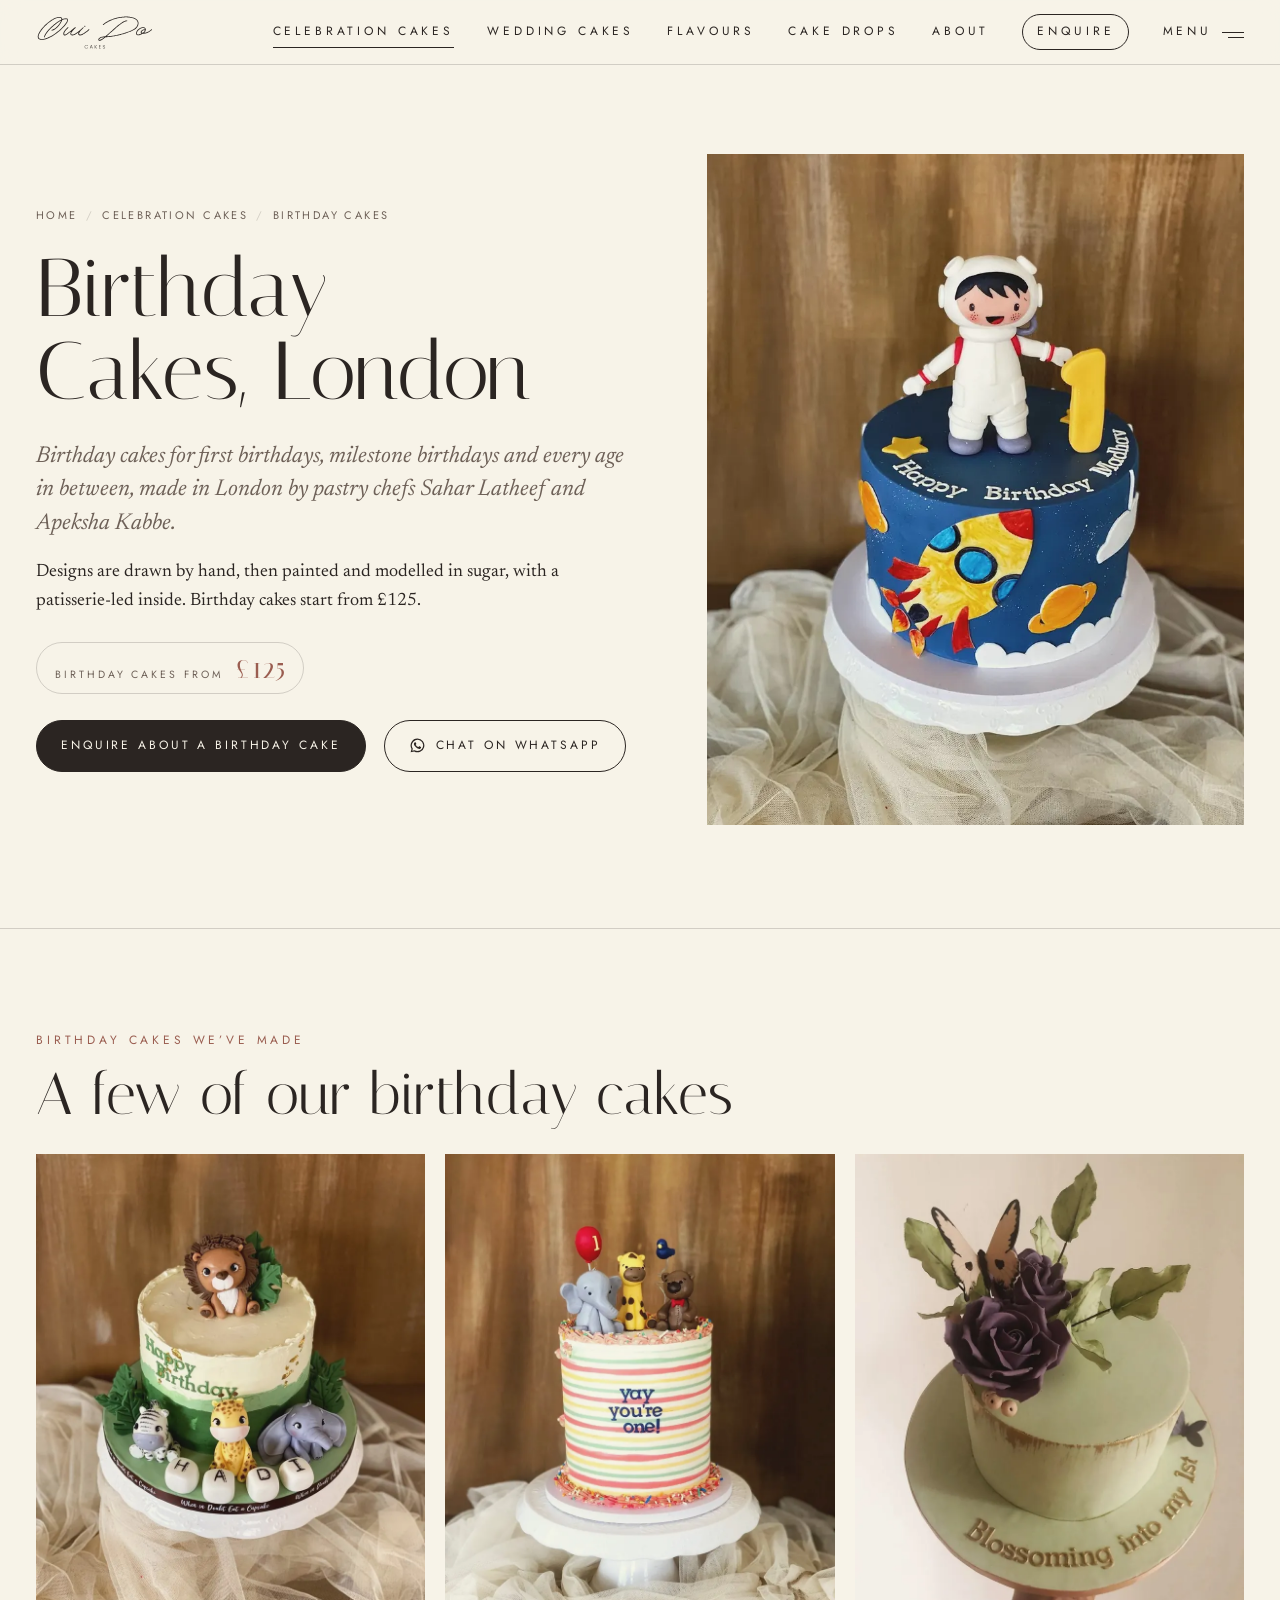
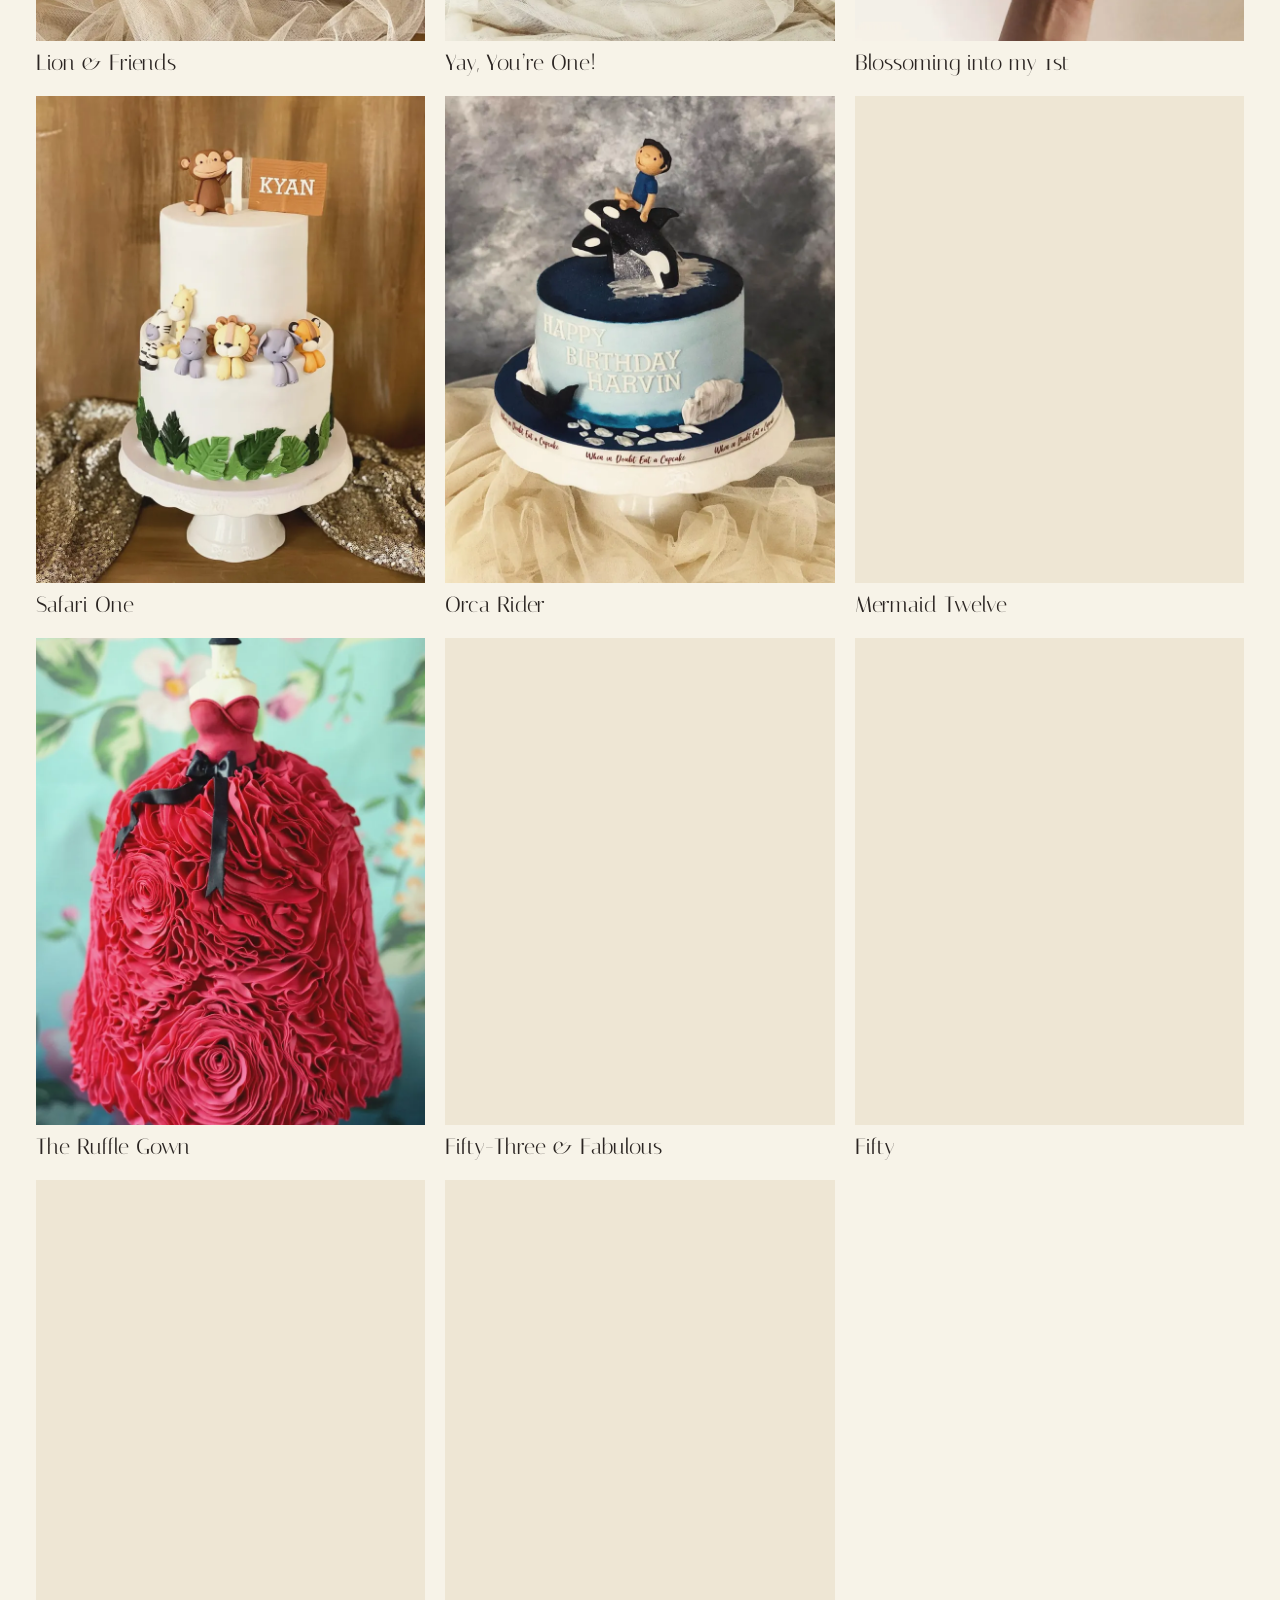
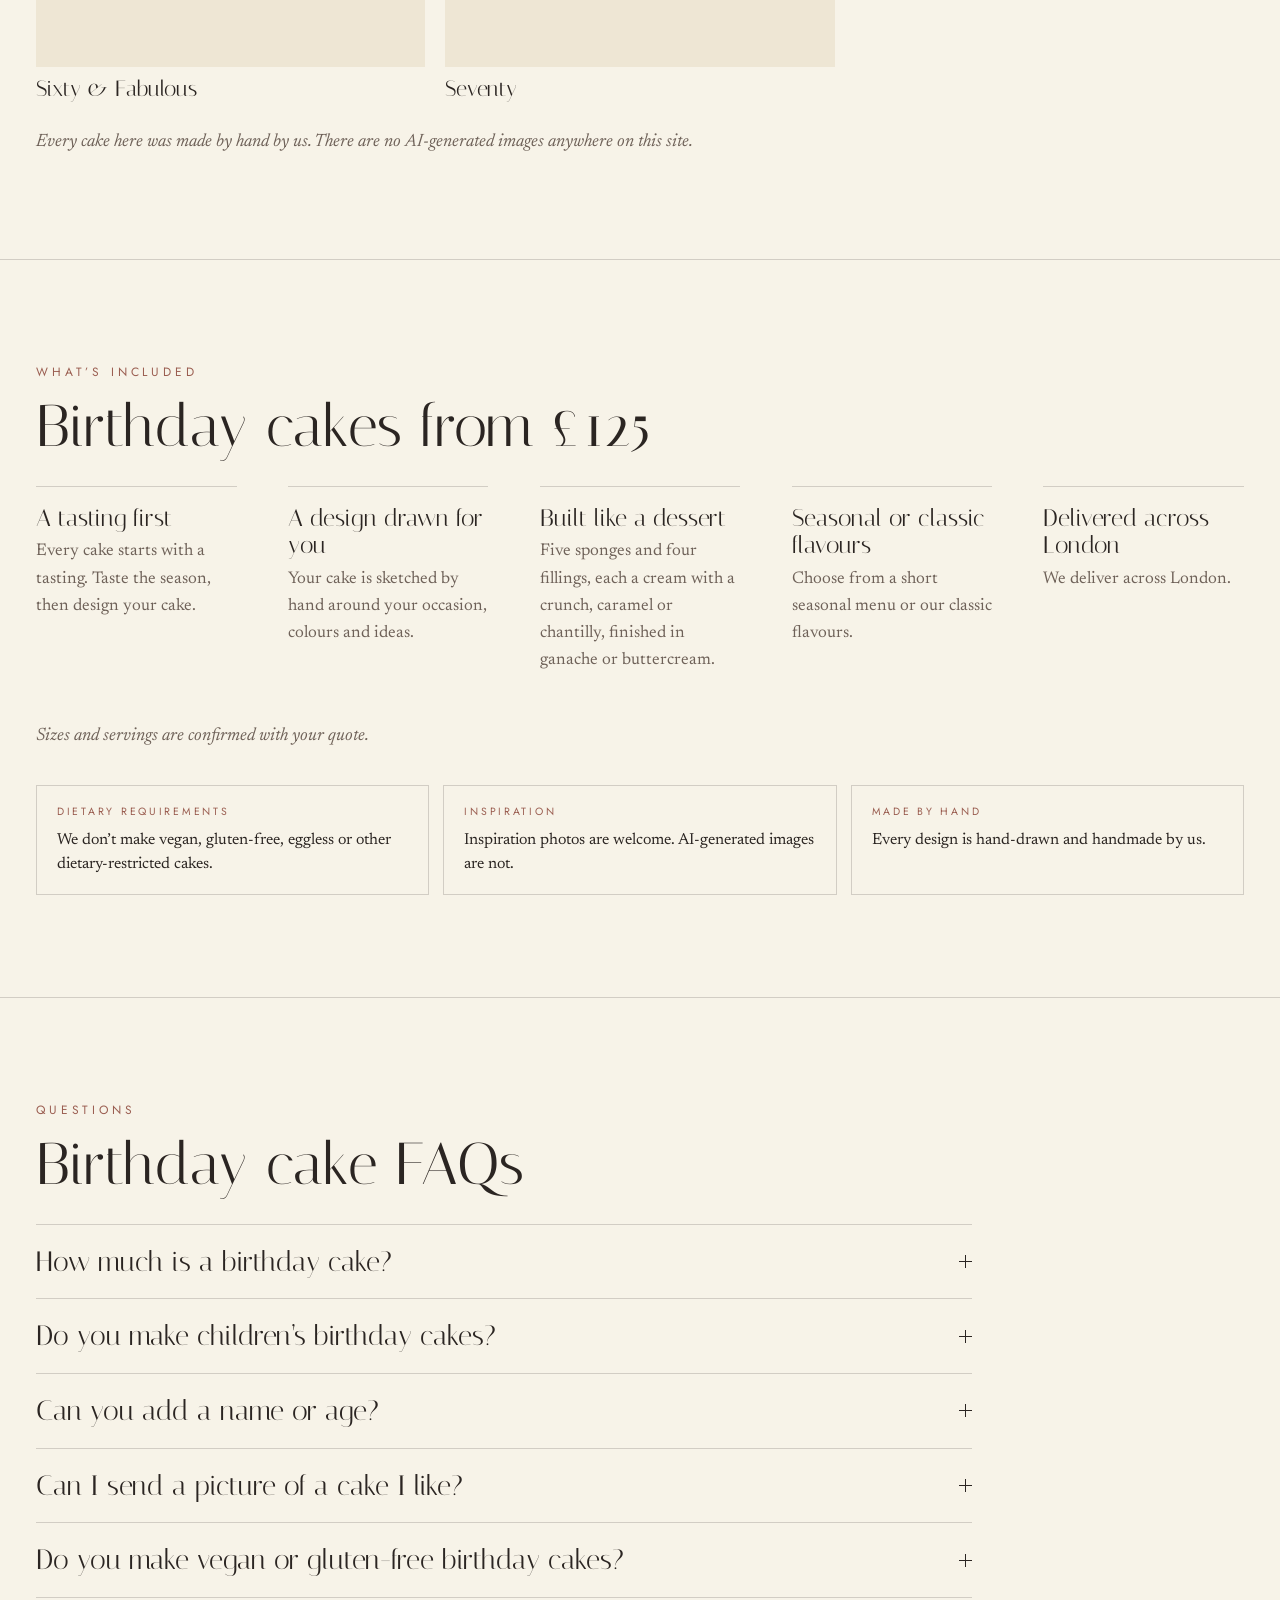
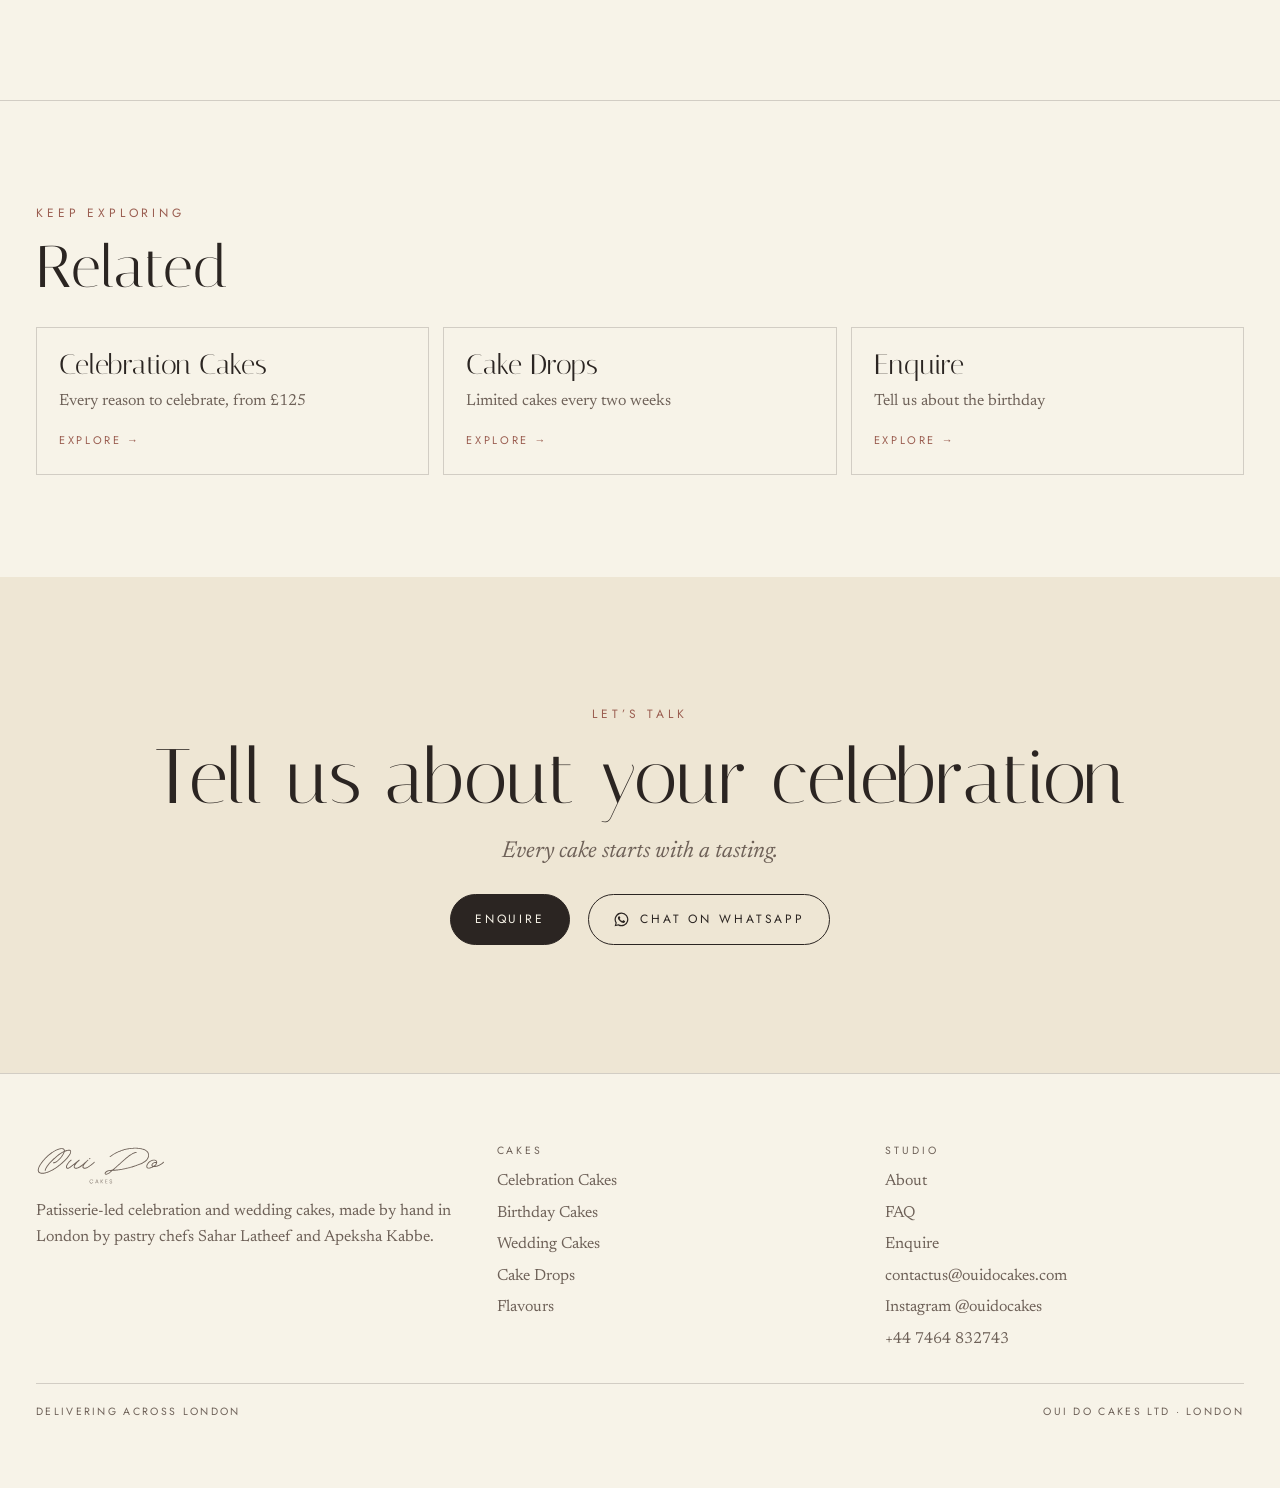
<file: celebration-cakes/birthday-cakes/index.html>
<!doctype html>
<html lang="en-GB">
<head>
<meta charset="utf-8">
<meta name="viewport" content="width=device-width,initial-scale=1,viewport-fit=cover">
<title>Birthday Cakes London, Hand-Painted, Oui Do Cakes</title>
<meta name="description" content="Hand-painted and hand-modelled birthday cakes in London from £125, from first birthdays to milestone birthdays, made by pastry chefs at Oui Do Cakes.">
<link rel="canonical" href="https://www.ouidocakes.com/celebration-cakes/birthday-cakes/">
<meta name="theme-color" content="#f7f3e8">
<meta property="og:type" content="website"><meta property="og:site_name" content="Oui Do Cakes">
<meta property="og:title" content="Birthday Cakes London, Hand-Painted, Oui Do Cakes"><meta property="og:description" content="Hand-painted and hand-modelled birthday cakes in London from £125, from first birthdays to milestone birthdays, made by pastry chefs at Oui Do Cakes.">
<meta property="og:url" content="https://www.ouidocakes.com/celebration-cakes/birthday-cakes/"><meta property="og:image" content="https://www.ouidocakes.com/n44.jpg"><meta property="og:image" content="https://www.ouidocakes.com/pins/pin-birthday-astronaut.jpg"><meta property="og:image" content="https://www.ouidocakes.com/pins/pin-birthday-ruffle.jpg"><meta property="og:locale" content="en_GB">
<meta name="twitter:card" content="summary_large_image">
<link rel="icon" href="/assets/logo.svg" type="image/svg+xml">
<link rel="preconnect" href="https://fonts.googleapis.com"><link rel="preconnect" href="https://fonts.gstatic.com" crossorigin>
<link href="https://fonts.googleapis.com/css2?family=Italiana&family=Jost:wght@300;400;500&family=Newsreader:ital,opsz,wght@0,6..72,300..500;1,6..72,300..500&display=swap" rel="stylesheet">
<link rel="stylesheet" href="/assets/oui.css">
<script type="application/ld+json">{"@context":"https://schema.org","@type":"BreadcrumbList","itemListElement":[{"@type":"ListItem","position":1,"name":"Home","item":"https://www.ouidocakes.com/"},{"@type":"ListItem","position":2,"name":"Celebration Cakes","item":"https://www.ouidocakes.com/celebration-cakes/"},{"@type":"ListItem","position":3,"name":"Birthday Cakes","item":"https://www.ouidocakes.com/celebration-cakes/birthday-cakes/"}]}</script>
<script type="application/ld+json">{"@context":"https://schema.org","@type":"Product","name":"Birthday cake by Oui Do Cakes","description":"Birthday cakes for first birthdays, milestone birthdays and every age in between, made in London by pastry chefs Sahar Latheef and Apeksha Kabbe. Designs are drawn by hand, then painted and modelled in sugar, with a patisserie-led inside. Birthday cakes start from £125.","image":["https://www.ouidocakes.com/n44.jpg","https://www.ouidocakes.com/n42.jpg","https://www.ouidocakes.com/n66.jpg","https://www.ouidocakes.com/n07.jpg","https://www.ouidocakes.com/n53.jpg","https://www.ouidocakes.com/n61.jpg"],"brand":{"@type":"Brand","name":"Oui Do Cakes"},"offers":{"@type":"AggregateOffer","lowPrice":"125","priceCurrency":"GBP","availability":"https://schema.org/MadeToOrder","url":"https://www.ouidocakes.com/celebration-cakes/birthday-cakes/","seller":{"@type":"Organization","name":"Oui Do Cakes"},"areaServed":"London"}}</script>
<script type="application/ld+json">{"@context":"https://schema.org","@type":"FAQPage","mainEntity":[{"@type":"Question","name":"How much is a birthday cake?","acceptedAnswer":{"@type":"Answer","text":"Birthday cakes start from £125. The final price depends on the size and design, and we confirm it, with servings, in your quote."}},{"@type":"Question","name":"Do you make children’s birthday cakes?","acceptedAnswer":{"@type":"Answer","text":"Yes. Many of our birthday cakes are for children, with hand-modelled sugar characters and hand-painted scenes, from first birthdays up."}},{"@type":"Question","name":"Can you add a name or age?","acceptedAnswer":{"@type":"Answer","text":"Yes. Names, ages and short messages can be part of the design, piped, painted or on a topper."}},{"@type":"Question","name":"Can I send a picture of a cake I like?","acceptedAnswer":{"@type":"Answer","text":"Yes, inspiration photos are welcome, though not AI-generated images. We draw every design by hand and make it by hand."}},{"@type":"Question","name":"Do you make vegan or gluten-free birthday cakes?","acceptedAnswer":{"@type":"Answer","text":"No. We don’t make vegan, gluten-free, eggless or other dietary-restricted cakes."}}]}</script>
</head>
<body class="sub">
<a class="sr-only" href="#main">Skip to content</a>
<header class="nav solid" id="nav"><div class="wrap">
  <a class="mark" href="/" aria-label="Oui Do Cakes home"><span class="wm"></span></a>
  <nav class="links caps" aria-label="Main"><a href="/celebration-cakes/" aria-current="page">Celebration Cakes</a><a href="/wedding-cakes/">Wedding Cakes</a><a href="/#craft">Flavours</a><a href="/cake-drops/">Cake Drops</a><a href="/about/">About</a><a href="/enquire/" class="cta-link">Enquire</a>
    <button class="menu-btn caps" id="menuOpen" aria-expanded="false" aria-controls="menu"><span>Menu</span><i></i></button></nav>
</div></header>
<div class="menu" id="menu" role="dialog" aria-modal="true" aria-label="Site menu">
  <div class="wrap menu-top"><a class="mark" style="opacity:1;transform:none;pointer-events:auto" href="/" aria-label="Oui Do Cakes home"><span class="wm"></span></a><button class="menu-btn caps" id="menuClose"><span>Close</span><i></i></button></div>
  <div class="wrap menu-body"><ol>
<li><a href="/"><span class="t">Home</span><span class="c"></span></a></li>
<li><a href="/celebration-cakes/"><span class="t">Celebration Cakes</span><span class="c">from £125</span></a></li>
<li><a href="/celebration-cakes/birthday-cakes/"><span class="t">Birthday Cakes</span><span class="c"></span></a></li>
<li><a href="/wedding-cakes/"><span class="t">Wedding Cakes</span><span class="c">from £495</span></a></li>
<li><a href="/#craft"><span class="t">Flavours</span><span class="c">classic & seasonal</span></a></li>
<li><a href="/cake-drops/"><span class="t">Cake Drops</span><span class="c"></span></a></li>
<li><a href="/about/"><span class="t">About</span><span class="c"></span></a></li>
<li><a href="/faq/"><span class="t">FAQ</span><span class="c"></span></a></li>
<li><a href="/enquire/"><span class="t">Enquire</span><span class="c"></span></a></li>
  </ol><div class="menu-side"><div class="menu-peek"><img src="/w/c27-800.webp" alt=""></div>
  <div class="menu-small caps"><a href="mailto:contactus@ouidocakes.com">Email</a><a href="https://wa.me/447464832743?text=Hi%20Oui%20Do%2C%20I%E2%80%99d%20love%20to%20ask%20about%20a%20cake." target="_blank" rel="noopener">WhatsApp</a><a href="https://www.instagram.com/ouidocakes/" target="_blank" rel="noopener">Instagram</a></div></div></div>
</div>
<main id="main" class="sp-main">
<section class="wrap sp-hero">
  <div class="rv">
    <nav aria-label="Breadcrumb"><ol class="crumbs"><li><a href="/">Home</a></li><li><a href="/celebration-cakes/">Celebration Cakes</a></li><li><span aria-current="page">Birthday Cakes</span></li></ol></nav>
    <h1>Birthday Cakes, London</h1>
    <div class="prose"><p>Birthday cakes for first birthdays, milestone birthdays and every age in between, made in London by pastry chefs Sahar Latheef and Apeksha Kabbe.</p><p>Designs are drawn by hand, then painted and modelled in sugar, with a patisserie-led inside. Birthday cakes start from £125.</p></div>
    <p class="price"><span>Birthday cakes from</span><b>£125</b></p>
    <div class="ctas"><a class="btn solid" href="/enquire/?occasion=Birthday">Enquire about a birthday cake</a><a class="btn wa" href="https://wa.me/447464832743?text=Hi%20Oui%20Do%2C%20I%E2%80%99d%20love%20to%20ask%20about%20a%20cake." target="_blank" rel="noopener"><svg class="wa-ico" viewBox="0 0 24 24" aria-hidden="true"><path d="M12 2.2a9.7 9.7 0 0 0-8.4 14.6L2.3 21.7l5-1.3A9.7 9.7 0 1 0 12 2.2Zm0 17.7a8 8 0 0 1-4.1-1.1l-.3-.2-3 .8.8-2.9-.2-.3A8 8 0 1 1 12 19.9Zm4.4-6c-.2-.1-1.4-.7-1.7-.8-.2-.1-.4-.1-.5.1l-.8.9c-.1.2-.3.2-.5.1a6.6 6.6 0 0 1-3.3-2.9c-.2-.4.2-.4.7-1.3.1-.2 0-.3 0-.4l-.8-1.8c-.2-.5-.4-.4-.5-.4h-.5a.9.9 0 0 0-.7.3 2.8 2.8 0 0 0-.9 2.1 4.9 4.9 0 0 0 1 2.6 11.2 11.2 0 0 0 4.3 3.8c1.6.7 2.2.7 3 .6a2.6 2.6 0 0 0 1.7-1.2 2.1 2.1 0 0 0 .1-1.2c0-.1-.2-.2-.5-.3Z"/></svg>Chat on WhatsApp</a></div>
  </div>
  <div class="sp-hero-img"><img src="/w/n44-800.webp" srcset="/w/n44-800.webp 800w, /w/n44-1600.webp 1280w" sizes="(max-width:860px) 100vw, 46vw" width="800" height="1000" alt="First birthday cake with a sugar astronaut beside a hand-painted rocket on navy, London" fetchpriority="high" decoding="async"></div>
</section>
<section class="sp-sec"><div class="wrap">
  <p class="eyebrow">Birthday cakes we’ve made</p><h2>A few of our birthday cakes</h2>
  <div class="sp-grid">
<figure class="rv"><div class="im"><img src="/w/n42-800.webp" srcset="/w/n42-800.webp 800w, /w/n42-1600.webp 1280w" sizes="(max-width:640px) 50vw, 33vw" width="800" height="1000" alt="First birthday cake with a sugar lion, zebra, giraffe and elephant on a green two-tone cake, London" loading="lazy" decoding="async"></div><figcaption>Lion &amp; Friends</figcaption></figure>
<figure class="rv"><div class="im"><img src="/w/n66-800.webp" srcset="/w/n66-800.webp 800w, /w/n66-1600.webp 1280w" sizes="(max-width:640px) 50vw, 33vw" width="800" height="1000" alt="Rainbow-striped first birthday cake with sprinkles and three sugar friends holding a balloon, London" loading="lazy" decoding="async"></div><figcaption>Yay, You’re One!</figcaption></figure>
<figure class="rv"><div class="im"><img src="/w/n07-800.webp" srcset="/w/n07-800.webp 800w, /w/n07-1600.webp 1280w" sizes="(max-width:640px) 50vw, 33vw" width="800" height="1000" alt="Sage-green first birthday cake with a deep purple sugar rose and a sugar butterfly, lettered Blossoming into my 1st, London" loading="lazy" decoding="async"></div><figcaption>Blossoming into my 1st</figcaption></figure>
<figure class="rv"><div class="im"><img src="/w/n53-800.webp" srcset="/w/n53-800.webp 800w, /w/n53-1600.webp 1280w" sizes="(max-width:640px) 50vw, 33vw" width="800" height="1000" alt="Two-tier white birthday cake with a sugar monkey and safari animals, London" loading="lazy" decoding="async"></div><figcaption>Safari One</figcaption></figure>
<figure class="rv"><div class="im"><img src="/w/n61-800.webp" srcset="/w/n61-800.webp 800w, /w/n61-1600.webp 1280w" sizes="(max-width:640px) 50vw, 33vw" width="800" height="1000" alt="Navy birthday cake with a boy riding a leaping sugar orca, London" loading="lazy" decoding="async"></div><figcaption>Orca Rider</figcaption></figure>
<figure class="rv"><div class="im"><img src="/w/n20-800.webp" srcset="/w/n20-800.webp 768w" sizes="(max-width:640px) 50vw, 33vw" width="768" height="960" alt="Pink and aqua ruffled birthday cake with sugar shells, mermaid tails and a gold name plaque, London" loading="lazy" decoding="async"></div><figcaption>Mermaid Twelve</figcaption></figure>
<figure class="rv"><div class="im"><img src="/w/3-800.webp" srcset="/w/3-800.webp 800w, /w/3-1600.webp 1059w" sizes="(max-width:640px) 50vw, 33vw" width="800" height="1209" alt="Red ruffle gown birthday cake, a sugar dress form with hundreds of fondant ruffles, London" loading="lazy" decoding="async"></div><figcaption>The Ruffle Gown</figcaption></figure>
<figure class="rv"><div class="im"><img src="/w/n60-800.webp" srcset="/w/n60-800.webp 800w, /w/n60-1600.webp 1280w" sizes="(max-width:640px) 50vw, 33vw" width="800" height="1000" alt="Pink fifty-third birthday cake with gold leaf, macarons, roses and a 53 &amp; Fabulous topper, London" loading="lazy" decoding="async"></div><figcaption>Fifty-Three &amp; Fabulous</figcaption></figure>
<figure class="rv"><div class="im"><img src="/w/n54-800.webp" srcset="/w/n54-800.webp 800w, /w/n54-1600.webp 1280w" sizes="(max-width:640px) 50vw, 33vw" width="800" height="1000" alt="Black fiftieth birthday cake with gold leaf, a drip and a gold acrylic topper, London" loading="lazy" decoding="async"></div><figcaption>Fifty</figcaption></figure>
<figure class="rv"><div class="im"><img src="/w/n49-800.webp" srcset="/w/n49-800.webp 800w, /w/n49-1600.webp 1280w" sizes="(max-width:640px) 50vw, 33vw" width="800" height="1000" alt="Navy sixtieth birthday cake with gold leaf and fresh roses, London" loading="lazy" decoding="async"></div><figcaption>Sixty &amp; Fabulous</figcaption></figure>
<figure class="rv"><div class="im"><img src="/w/74-800.webp" srcset="/w/74-800.webp 800w, /w/74-1600.webp 1200w" sizes="(max-width:640px) 50vw, 33vw" width="800" height="1067" alt="Two-tier birthday cake with a sugar flowerpot of peonies and woodland animals, lettered Seventy and One, London" loading="lazy" decoding="async"></div><figcaption>Seventy</figcaption></figure>
  </div>
  <p class="note">Every cake here was made by hand by us. There are no AI-generated images anywhere on this site.</p>
</div></section>
<section class="sp-sec"><div class="wrap">
  <p class="eyebrow">What’s included</p><h2>Birthday cakes from £125</h2>
  <dl class="inc"><div><dt>A tasting first</dt><dd>Every cake starts with a tasting. Taste the season, then design your cake.</dd></div><div><dt>A design drawn for you</dt><dd>Your cake is sketched by hand around your occasion, colours and ideas.</dd></div><div><dt>Built like a dessert</dt><dd>Five sponges and four fillings, each a cream with a crunch, caramel or chantilly, finished in ganache or buttercream.</dd></div><div><dt>Seasonal or classic flavours</dt><dd>Choose from a short seasonal menu or our classic flavours.</dd></div><div><dt>Delivered across London</dt><dd>We deliver across London.</dd></div></dl>
  <p class="note">Sizes and servings are confirmed with your quote.</p>
  <div class="policy"><p><b>Dietary requirements</b>We don’t make vegan, gluten-free, eggless or other dietary-restricted cakes.</p><p><b>Inspiration</b>Inspiration photos are welcome. AI-generated images are not.</p><p><b>Made by hand</b>Every design is hand-drawn and handmade by us.</p></div>
</div></section>
<section class="sp-sec"><div class="wrap">
  <p class="eyebrow">Questions</p><h2>Birthday cake FAQs</h2>
  <div class="faq"><details><summary>How much is a birthday cake?<span class="pm" aria-hidden="true"></span></summary><p>Birthday cakes start from £125. The final price depends on the size and design, and we confirm it, with servings, in your quote.</p></details>
<details><summary>Do you make children’s birthday cakes?<span class="pm" aria-hidden="true"></span></summary><p>Yes. Many of our birthday cakes are for children, with hand-modelled sugar characters and hand-painted scenes, from first birthdays up.</p></details>
<details><summary>Can you add a name or age?<span class="pm" aria-hidden="true"></span></summary><p>Yes. Names, ages and short messages can be part of the design, piped, painted or on a topper.</p></details>
<details><summary>Can I send a picture of a cake I like?<span class="pm" aria-hidden="true"></span></summary><p>Yes, inspiration photos are welcome, though not AI-generated images. We draw every design by hand and make it by hand.</p></details>
<details><summary>Do you make vegan or gluten-free birthday cakes?<span class="pm" aria-hidden="true"></span></summary><p>No. We don’t make vegan, gluten-free, eggless or other dietary-restricted cakes.</p></details></div>
</div></section>
<section class="sp-sec"><div class="wrap">
  <p class="eyebrow">Keep exploring</p><h2>Related</h2>
  <div class="rel"><a href="/celebration-cakes/"><b>Celebration Cakes</b><span>Every reason to celebrate, from £125</span><i>Explore →</i></a><a href="/cake-drops/"><b>Cake Drops</b><span>Limited cakes every two weeks</span><i>Explore →</i></a><a href="/enquire/"><b>Enquire</b><span>Tell us about the birthday</span><i>Explore →</i></a></div>
</div></section>
<section class="cta-band"><div class="wrap rv">
  <p class="eyebrow">Let’s talk</p><h2>Tell us about your celebration</h2>
  <p class="lede" style="margin:0 auto 6px">Every cake starts with a tasting.</p>
  <div class="ctas"><a class="btn solid" href="/enquire/?occasion=Birthday">Enquire</a><a class="btn wa" href="https://wa.me/447464832743?text=Hi%20Oui%20Do%2C%20I%E2%80%99d%20love%20to%20ask%20about%20a%20cake." target="_blank" rel="noopener"><svg class="wa-ico" viewBox="0 0 24 24" aria-hidden="true"><path d="M12 2.2a9.7 9.7 0 0 0-8.4 14.6L2.3 21.7l5-1.3A9.7 9.7 0 1 0 12 2.2Zm0 17.7a8 8 0 0 1-4.1-1.1l-.3-.2-3 .8.8-2.9-.2-.3A8 8 0 1 1 12 19.9Zm4.4-6c-.2-.1-1.4-.7-1.7-.8-.2-.1-.4-.1-.5.1l-.8.9c-.1.2-.3.2-.5.1a6.6 6.6 0 0 1-3.3-2.9c-.2-.4.2-.4.7-1.3.1-.2 0-.3 0-.4l-.8-1.8c-.2-.5-.4-.4-.5-.4h-.5a.9.9 0 0 0-.7.3 2.8 2.8 0 0 0-.9 2.1 4.9 4.9 0 0 0 1 2.6 11.2 11.2 0 0 0 4.3 3.8c1.6.7 2.2.7 3 .6a2.6 2.6 0 0 0 1.7-1.2 2.1 2.1 0 0 0 .1-1.2c0-.1-.2-.2-.5-.3Z"/></svg>Chat on WhatsApp</a></div>
</div></section>
</main>
<footer class="sfoot"><div class="wrap">
  <div><span class="wm" aria-hidden="true"></span><p>Patisserie-led celebration and wedding cakes, made by hand in London by pastry chefs Sahar Latheef and Apeksha Kabbe.</p></div>
  <div><h3>Cakes</h3><ul><li><a href="/celebration-cakes/">Celebration Cakes</a></li><li><a href="/celebration-cakes/birthday-cakes/">Birthday Cakes</a></li><li><a href="/wedding-cakes/">Wedding Cakes</a></li><li><a href="/cake-drops/">Cake Drops</a></li><li><a href="/#craft">Flavours</a></li></ul></div>
  <div><h3>Studio</h3><ul><li><a href="/about/">About</a></li><li><a href="/faq/">FAQ</a></li><li><a href="/enquire/">Enquire</a></li><li><a href="mailto:contactus@ouidocakes.com">contactus@ouidocakes.com</a></li><li><a href="https://www.instagram.com/ouidocakes/" target="_blank" rel="noopener">Instagram @ouidocakes</a></li><li><a href="tel:+447464832743">+44 7464 832743</a></li></ul></div>
  <p class="small"><span>Delivering across London</span><span>Oui Do Cakes Ltd · London</span></p>
</div></footer>
<div class="knife" id="knife" aria-hidden="true"><svg viewBox="0 0 68 22"><path d="M3 9 C3 6.6 4.6 5.6 7 5.6 L33 6.4 L33 11.6 L7 12.4 C4.6 12.4 3 11.4 3 9Z" fill="var(--paper)" stroke="var(--ink)" stroke-width="1"/><path d="M8 8.2 L30 8.4" stroke="var(--line)" stroke-width="1" fill="none"/><path d="M33 7.2 L36.5 7.2 L40 12.8 L36.4 12.8 Z" fill="var(--paper)" stroke="var(--ink)" stroke-width="1" stroke-linejoin="round"/><rect x="39" y="10.2" width="27" height="7" rx="3.5" fill="var(--rose)" stroke="var(--ink)" stroke-width="1"/><circle cx="44" cy="13.7" r=".9" fill="var(--paper)"/><circle cx="49" cy="13.7" r=".9" fill="var(--paper)"/></svg></div>
<script src="/assets/oui.js" defer></script>
</body>
</html>
</file>
<file: assets/oui.css>
/* Layout: one long, calm scroll led by the logo. The hero pins while the mark pipes itself in line by line; then studio, makers, craft, and seven chapters under a sticky chapter rail; ending at the tasting enquiry. Monoline ink on sugar paper, like the logo. */
:root{
  --paper:#f7f3e8;      /* the logo's ground */
  --paper-2:#eee6d4;    /* fondant shadow */
  --ink:#2b2522;        /* the logo's ink */
  --ink-2:#6e6158;      /* cocoa grey for captions */
  --rose:#9a5d50;       /* piped sugar-rose accent, used sparingly */
  --line:rgba(43,37,34,.18);
  --veil:rgba(247,243,232,.9);
  --display:'Italiana','Didot','Bodoni 72',Georgia,serif;
  --serif:'Newsreader','Iowan Old Style','Palatino Linotype',Georgia,serif;
  --caps:'Jost','Futura','Avenir Next','Helvetica Neue',Arial,sans-serif;
  --nav:64px;
  --ease:cubic-bezier(.22,.7,.2,1);
}
@media (prefers-color-scheme:dark){:root:not([data-theme="light"]){
  --paper:#1b1714;--paper-2:#262019;--ink:#f0e9db;--ink-2:#b2a596;--rose:#d9a091;--line:rgba(240,233,219,.18);--veil:rgba(27,23,20,.9);color-scheme:dark}}
:root[data-theme="dark"]{--paper:#1b1714;--paper-2:#262019;--ink:#f0e9db;--ink-2:#b2a596;--rose:#d9a091;--line:rgba(240,233,219,.18);--veil:rgba(27,23,20,.9);color-scheme:dark}

*{box-sizing:border-box}
html{scroll-behavior:smooth;scroll-padding-top:calc(var(--nav) + 70px + env(safe-area-inset-top,0px))}
body{background:var(--paper);color:var(--ink);font:400 18px/1.6 var(--serif);margin:0;-webkit-font-smoothing:antialiased;overflow-x:hidden}
@supports (overflow:clip){html,body{overflow-x:clip}}
body::before{content:"";position:fixed;inset:0 0 auto;height:env(safe-area-inset-top,0px);z-index:60;background:var(--paper)}
img{max-width:100%;display:block}
a{color:inherit}
button{font:inherit;color:inherit;background:none;border:0;padding:0;cursor:pointer}
:focus-visible{outline:1.5px solid var(--rose);outline-offset:4px}
h1,h2,h3{font-family:var(--display);font-weight:400;margin:0;text-wrap:balance;letter-spacing:.005em;line-height:1.02}
p{margin:0}
.wrap{max-width:1240px;margin:0 auto;padding-left:max(16px,env(safe-area-inset-left,0px));padding-right:max(16px,env(safe-area-inset-right,0px))}
.caps,.eyebrow{font-family:var(--caps);font-weight:400;font-size:12px;letter-spacing:.32em;text-transform:uppercase}
.eyebrow{color:var(--rose)}
.lede{font-style:italic;font-size:clamp(19px,1.9vw,23px);line-height:1.45;color:var(--ink-2);max-width:34em}
.prose{display:flex;flex-direction:column;gap:1em;max-width:36em}
section{position:relative}
.sec{padding-block:clamp(80px,12vw,160px)}
.rule{height:1px;background:var(--line);border:0;margin:0}
.todo{border-bottom:1px dashed var(--rose);color:var(--rose);font-style:italic}

/* ---------- nav ---------- */
.nav{position:fixed;left:0;right:0;top:0;z-index:50;padding-top:env(safe-area-inset-top,0px);transition:background .4s,border-color .4s;border-bottom:1px solid transparent}
.nav .wrap{height:var(--nav);display:flex;align-items:center;justify-content:space-between;gap:24px}
.nav.solid{background:var(--veil);-webkit-backdrop-filter:blur(10px);backdrop-filter:blur(10px);border-bottom-color:var(--line)}
.mark{display:block;width:118px;color:var(--ink);opacity:0;transform:translateY(-6px);transition:opacity .5s,transform .5s;pointer-events:none}
.nav.solid .mark{opacity:1;transform:none;pointer-events:auto}
.mark svg{width:100%;height:auto;display:block}
.links{display:flex;align-items:center;gap:clamp(18px,2.6vw,38px)}
.links a{text-decoration:none;position:relative;padding-block:6px}
.links a::after{content:"";position:absolute;left:0;right:0;bottom:0;height:1px;background:currentColor;transform:scaleX(0);transform-origin:right;transition:transform .45s var(--ease)}
.links a:hover::after,.links a:focus-visible::after{transform:scaleX(1);transform-origin:left}
.menu-btn{display:flex;align-items:center;gap:10px}
.menu-btn i{display:block;width:22px;height:1px;background:currentColor;position:relative}
.menu-btn i::after{content:"";position:absolute;left:6px;right:0;top:5px;height:1px;background:currentColor;transition:left .3s}
.menu-btn:hover i::after{left:0}
@media (max-width:760px){.links a{display:none}}

/* ---------- menu overlay ---------- */
.menu{position:fixed;inset:0;z-index:70;background:var(--paper);display:grid;grid-template-rows:auto 1fr;opacity:0;visibility:hidden;transition:opacity .45s,visibility .45s;padding-top:env(safe-area-inset-top,0px);padding-bottom:env(safe-area-inset-bottom,0px)}
.menu.open{opacity:1;visibility:visible}
.menu>.wrap{width:100%}
.menu-top{height:var(--nav);display:flex;align-items:center;justify-content:space-between}
.menu-body{display:grid;grid-template-columns:1.3fr 1fr;gap:40px;align-items:center;overflow:auto;padding-block:20px 40px}
.menu ol{list-style:none;margin:0;padding:0;display:flex;flex-direction:column}
.menu li a{display:grid;grid-template-columns:3.2em 1fr auto;align-items:baseline;gap:12px;text-decoration:none;padding:10px 0;border-bottom:1px solid var(--line)}
.menu li a .r{font-family:var(--display);color:var(--rose);font-size:22px}
.menu li a .t{font-family:var(--display);font-size:clamp(26px,3.4vw,42px);line-height:1.1;transition:transform .45s var(--ease)}
.menu li a .c{font-family:var(--caps);font-size:11px;letter-spacing:.28em;color:var(--ink-2)}
.menu li a:hover .t,.menu li a:focus-visible .t{transform:translateX(12px)}
.menu-side{display:flex;flex-direction:column;align-items:center;gap:22px}
.menu-peek{width:min(380px,32vw);aspect-ratio:1;border-radius:50%;overflow:hidden;position:relative;box-shadow:0 0 0 1px var(--line),0 0 0 12px var(--paper),0 0 0 13px var(--line)}
.menu-peek img{position:absolute;inset:0;width:100%;height:100%;object-fit:cover;transition:opacity .5s}
.menu-small{display:flex;gap:28px;flex-wrap:wrap;justify-content:center}
.menu-small a{text-decoration:none}
@media (max-width:760px){.menu-body{grid-template-columns:1fr}.menu-side{display:none}}

/* ---------- hero: the logo pipes itself in ---------- */
.hero{height:calc(var(--vh,1vh)*290)}
/* the studio note slides up over the pinned logo, so the hero never ends in an empty screen */
#studio{margin-top:calc(var(--vh,1vh)*-16);background:var(--paper);z-index:2}
#studio::before{content:"";position:absolute;left:0;right:0;bottom:100%;height:calc(var(--vh,1vh)*14);background:linear-gradient(to top,var(--paper),transparent);pointer-events:none}
.stage{position:sticky;top:0;height:calc(var(--vh,1vh)*100);display:grid;place-items:center;overflow:hidden}
.stage::before{content:"";position:absolute;inset:0;background-image:radial-gradient(circle,var(--line) 0 .7px,transparent 1.1px);background-size:22px 22px;opacity:.55;-webkit-mask-image:radial-gradient(circle at 50% 48%,transparent 0,transparent 30%,#000 70%);mask-image:radial-gradient(circle at 50% 48%,transparent 0,transparent 30%,#000 70%)}
.logo-wrap{position:relative;width:min(70vmin,600px);color:var(--ink);will-change:transform}
.logo{width:100%;height:auto;display:block;overflow:visible}
.logo .ghost{opacity:.12}
.logo .draw use{stroke:currentColor;stroke-width:2.4;stroke-linejoin:round;stroke-linecap:round}
.logo .draw .ring{fill:none;stroke-width:1.6}
.hero-top,.hero-foot{position:absolute;left:0;right:0;text-align:center;display:flex;flex-direction:column;align-items:center;gap:10px}
.hero-top{top:calc(var(--nav) + 18px);color:var(--ink-2)}
.hero-foot{bottom:max(28px,4vh)}
.tagline{font-family:var(--serif);font-style:italic;font-weight:300;font-size:clamp(22px,2.8vw,34px);line-height:1.2}
.cue{display:flex;flex-direction:column;align-items:center;gap:10px;color:var(--ink-2);transition:opacity .4s}
.cue i{display:block;width:1px;height:46px;background:linear-gradient(var(--ink-2),transparent);animation:drip 2.2s var(--ease) infinite;transform-origin:top}
@keyframes drip{0%{transform:scaleY(0)}55%{transform:scaleY(1)}100%{transform:scaleY(1);opacity:0}}
.side-note{position:absolute;top:50%;writing-mode:vertical-rl;color:var(--ink-2);transform:translateY(-50%)}
.side-note.l{left:max(18px,env(safe-area-inset-left,0px));transform:translateY(-50%) rotate(180deg)}
.side-note.r{right:max(18px,env(safe-area-inset-right,0px))}
@media (max-width:760px){.side-note{display:none}.logo-wrap{width:min(84vw,520px)}}

/* ---------- reveal ---------- */
.rv{transition:opacity 1s var(--ease),transform 1s var(--ease)}
.rv.armed{opacity:0;transform:translateY(22px)}

/* ---------- studio ---------- */
.studio{display:grid;grid-template-columns:1.05fr .95fr;gap:clamp(40px,7vw,110px);align-items:center}
.studio h2{font-size:clamp(46px,6.4vw,92px);margin-bottom:28px}
.studio h2 em{font-style:normal;color:var(--rose)}
.sign{font-family:var(--serif);font-style:italic;font-size:26px;margin-top:10px}
.sign small{display:block;font-family:var(--caps);font-style:normal;font-size:11px;letter-spacing:.3em;text-transform:uppercase;color:var(--ink-2);margin-top:4px}
.halo{position:relative;width:100%;max-width:520px;aspect-ratio:1;justify-self:center}
.halo .ph{position:absolute;inset:11%;border-radius:50%;overflow:hidden}
.halo .ph img{width:100%;height:100%;object-fit:cover;object-position:50% 40%;transform:scale(1.06)}
.halo svg{position:absolute;inset:0;width:100%;height:100%;overflow:visible}
.halo text{font-family:var(--caps);font-size:15.5px;letter-spacing:.42em;text-transform:uppercase;fill:var(--ink-2)}
.halo .spin{transform-origin:50% 50%;transform-box:fill-box}
@media (max-width:860px){.studio{grid-template-columns:1fr}}
.marquee{overflow:hidden;border-block:1px solid var(--line);margin-top:clamp(70px,9vw,120px);padding-block:22px;-webkit-mask-image:linear-gradient(90deg,transparent,#000 10%,#000 90%,transparent);mask-image:linear-gradient(90deg,transparent,#000 10%,#000 90%,transparent)}
.marquee .track{display:flex;width:max-content;animation:slide 48s linear infinite}
.marquee:hover .track{animation-play-state:paused}
.marquee span{font-family:var(--display);font-size:clamp(24px,2.6vw,34px);white-space:nowrap;padding-inline:28px;display:flex;align-items:center;gap:56px}
.marquee span::after{content:"";width:7px;height:7px;border:1px solid var(--rose);border-radius:50%}
@keyframes slide{to{transform:translateX(-50%)}}

/* ---------- makers ---------- */
.sec-head{display:flex;justify-content:space-between;align-items:end;gap:30px;flex-wrap:wrap;margin-bottom:clamp(40px,6vw,72px)}
.sec-head h2{font-size:clamp(44px,5.6vw,80px)}
.makers{display:grid;grid-template-columns:1fr 1fr;gap:22px clamp(28px,5vw,72px)}
.maker{display:flex;flex-direction:column;gap:22px;min-width:0}
/* subgrid lines up portrait, name, bio, timeline and photos across both columns */
@supports (grid-template-rows:subgrid){@media (min-width:861px){.maker{display:grid;grid-template-rows:subgrid;grid-row:span 5;align-content:start}.maker>.prose-bio{align-self:start}}}
.portrait{aspect-ratio:4/5;overflow:hidden;background:var(--paper-2);position:relative}
.portrait img{width:100%;height:100%;object-fit:cover;filter:grayscale(1) contrast(1.02);transition:filter 1.2s,transform 1.2s var(--ease)}
.maker:hover .portrait img{filter:grayscale(0);transform:scale(1.03)}
.badge{position:absolute;right:16px;bottom:16px;width:116px;height:116px;border-radius:50%;background:var(--paper);display:grid;place-items:center;text-align:center;box-shadow:inset 0 0 0 1px var(--line),inset 0 0 0 6px var(--paper),inset 0 0 0 7px var(--line)}
.badge b{font-family:var(--display);font-weight:400;font-size:40px;line-height:1;color:var(--rose);display:block}
.badge span{font-family:var(--caps);font-size:9px;letter-spacing:.22em;text-transform:uppercase;line-height:1.4;display:block;margin-top:4px;padding-inline:12px}
.maker h3{font-size:clamp(34px,3.4vw,46px)}
.maker .role{font-style:italic;color:var(--ink-2)}
.timeline{border-top:1px solid var(--line)}
.timeline summary{list-style:none;display:flex;justify-content:space-between;align-items:center;padding-block:16px;cursor:pointer}
.timeline summary::-webkit-details-marker{display:none}
.timeline summary .pm{width:13px;height:13px;position:relative}
.timeline summary .pm::before,.timeline summary .pm::after{content:"";position:absolute;left:0;right:0;top:6px;height:1px;background:currentColor;transition:transform .4s var(--ease)}
.timeline summary .pm::after{transform:rotate(90deg)}
.timeline[open] summary .pm::after{transform:rotate(0)}
.timeline dl{margin:0 0 10px;display:grid;grid-template-columns:5.4em 1fr;animation:fadein .6s var(--ease)}
.timeline dt{font-family:var(--display);color:var(--rose);font-size:19px;padding:12px 0;border-top:1px solid var(--line)}
.timeline dd{margin:0;padding:12px 0;border-top:1px solid var(--line);font-size:16px;line-height:1.45}
.timeline dd b{font-weight:500;display:block}
@keyframes fadein{from{opacity:0;transform:translateY(-6px)}}
.work-strip{display:grid;grid-template-columns:repeat(4,1fr);gap:10px}
.work-strip figure{margin:0;display:flex;flex-direction:column;gap:8px}
.work-strip .im{aspect-ratio:1;overflow:hidden;background:var(--paper-2)}
.work-strip img{width:100%;height:100%;object-fit:cover;transition:transform .9s var(--ease)}
.work-strip figure:hover img{transform:scale(1.06)}
.work-strip figcaption{font-size:13px;line-height:1.35;color:var(--ink-2);font-style:italic}
@media (max-width:860px){.makers{grid-template-columns:1fr;row-gap:clamp(56px,10vw,80px)}}
@media (max-width:480px){.work-strip{grid-template-columns:repeat(2,1fr)}}

/* ---------- craft ---------- */
.craft{display:grid;grid-template-columns:1fr 1fr;gap:clamp(40px,7vw,110px);align-items:start}
.craft h2{font-size:clamp(40px,4.8vw,68px);margin:14px 0 22px}
.craft-col{display:flex;flex-direction:column;min-width:0}
.craft-lead{align-items:end}
.craft-lead .prose{max-width:34em}
.craft-lead .craft-col:last-child{padding-bottom:22px}
.craft-menu{margin-top:clamp(90px,11vw,150px);align-items:center}
.craft-menu .mcard{margin-top:0}

/* menu card: a year of seasonal menus on a printed-card strip, today's place marked */
.mcard{margin-top:34px;border:1px solid var(--line);background:var(--paper)}
.mc-head{display:flex;justify-content:space-between;align-items:baseline;gap:12px;padding:14px 20px;border-bottom:1px solid var(--line);color:var(--ink-2)}
.mc-head b{font-weight:400;color:var(--ink)}
.mc-row{display:grid;grid-template-columns:repeat(4,minmax(0,1fr))}
.mc-s{display:flex;flex-direction:column;gap:6px;padding:18px 14px 20px 20px;border-left:1px solid var(--line);position:relative;transition:background .5s}
.mc-s:first-child{border-left:0}
.mc-s .mc-ic{width:32px;height:32px;color:var(--ink-2);margin-bottom:6px;transition:color .5s,transform .8s var(--ease)}
.mc-s.now .mc-ic{color:var(--rose);transform:rotate(-8deg) scale(1.08)}
.mc-s small{font-family:var(--caps);font-size:10px;letter-spacing:.22em;text-transform:uppercase;color:var(--ink-2);font-variant-numeric:tabular-nums}
.mc-s b{font-family:var(--display);font-weight:400;font-size:clamp(20px,2vw,26px);line-height:1.1;transition:color .5s}
.mc-s i{font-style:italic;font-size:14px;color:var(--rose);opacity:0;transform:translateY(4px);transition:opacity .6s .9s,transform .6s .9s}
.mc-s.now{background:var(--paper-2)}
.mc-s.now b{color:var(--rose)}
.mcard.in .mc-s.now i{opacity:1;transform:none}
.mc-track{position:relative;height:1px;background:var(--line);margin:0 20px}
.mc-fill{position:absolute;left:0;top:0;height:1px;width:0;background:var(--rose);transition:width 1.8s var(--ease)}
.mc-dot{position:absolute;top:-5px;left:0;width:11px;height:11px;margin-left:-5px;border-radius:50%;background:var(--paper);box-shadow:inset 0 0 0 1.5px var(--rose);transition:left 1.8s var(--ease)}
.mc-classic{display:flex;align-items:center;gap:16px;padding:18px 20px 20px;margin-top:22px;border-top:1px solid var(--line)}
.mc-classic .n{font-family:var(--display);font-size:46px;line-height:.9;color:var(--rose)}
.mc-classic p{font-size:16px;line-height:1.4;color:var(--ink-2)}
.mc-classic p b{display:block;font-weight:500;color:var(--ink)}
.mc-pips{margin-left:auto;display:flex;gap:7px}
.mc-pips span{width:9px;height:9px;border-radius:50%;box-shadow:inset 0 0 0 1px var(--ink-2)}
@media (max-width:520px){.mc-row{grid-template-columns:repeat(2,minmax(0,1fr))}.mc-s:nth-child(3){border-left:0}.mc-s:nth-child(n+3){border-top:1px solid var(--line)}.mc-track{display:none}.mc-classic{margin-top:0}.mc-pips{display:none}}
@media (max-width:860px){.craft{grid-template-columns:1fr}}
.elements-head{display:flex;justify-content:space-between;align-items:end;gap:24px;flex-wrap:wrap;margin:clamp(80px,10vw,130px) 0 30px}
.elements-head h3{font-size:clamp(34px,3.8vw,52px)}
.tex{display:flex;gap:8px;height:clamp(340px,42vw,520px)}
.tex button{flex:1;position:relative;overflow:hidden;min-width:0;background:var(--paper-2);transition:flex .8s var(--ease);text-align:left}
.tex button img{position:absolute;inset:0;width:100%;height:100%;object-fit:cover;transition:transform 1.2s var(--ease)}
.tex button::after{content:"";position:absolute;inset:0;background:linear-gradient(0deg,rgba(20,15,12,.6),transparent 45%)}
.tex button span{position:absolute;z-index:1;left:16px;bottom:18px;color:#f7f3e8;font-family:var(--caps);font-size:11px;letter-spacing:.3em;text-transform:uppercase;writing-mode:vertical-rl;transform:rotate(180deg);transition:all .6s var(--ease);white-space:nowrap}
.tex button.on{flex:5}
.tex button.on span{writing-mode:horizontal-tb;transform:none;font-family:var(--display);font-size:30px;letter-spacing:.02em;text-transform:none}
.tex button.on img{transform:scale(1.04)}
@media (max-width:640px){.tex{height:auto;overflow-x:auto;scroll-snap-type:x mandatory;padding-bottom:8px}.tex button,.tex button.on{flex:0 0 72%;height:340px;scroll-snap-align:start}.tex button span{writing-mode:horizontal-tb;transform:none;font-family:var(--display);font-size:26px;letter-spacing:0;text-transform:none}}

/* ---------- collection index ---------- */
.collection{border-top:1px solid var(--line)}
.rail{position:sticky;top:calc(var(--nav) + env(safe-area-inset-top,0px));z-index:40;background:var(--veil);-webkit-backdrop-filter:blur(10px);backdrop-filter:blur(10px);border-bottom:1px solid var(--line)}
.rail .wrap{display:flex;gap:clamp(14px,2.4vw,34px);overflow-x:auto;scrollbar-width:none;position:relative}
.rail .wrap::-webkit-scrollbar{display:none}
.rail a{flex:none;display:flex;align-items:baseline;gap:9px;text-decoration:none;padding:17px 0 15px;color:var(--ink-2);transition:color .3s;position:relative}
.rail a i{font-style:normal;font-family:var(--display);font-size:19px;color:var(--rose)}
.rail a span{font-family:var(--caps);font-size:11px;letter-spacing:.24em;text-transform:uppercase}
.rail a.on{color:var(--ink)}
.rail a::after{content:"";position:absolute;left:0;right:0;bottom:-1px;height:1.5px;background:var(--rose);transform:scaleX(0);transition:transform .5s var(--ease)}
.rail a.on::after{transform:scaleX(1)}
.index{display:grid;grid-template-columns:repeat(4,1fr);gap:14px;margin-top:clamp(40px,5vw,64px)}
.index a{position:relative;display:block;aspect-ratio:4/5;overflow:hidden;text-decoration:none;background:var(--paper-2);color:#f7f3e8}
.index a:first-child{grid-column:span 2;aspect-ratio:auto}
.index img{position:absolute;inset:0;width:100%;height:100%;object-fit:cover;transition:transform 1.4s var(--ease)}
.index a::after{content:"";position:absolute;inset:0;background:linear-gradient(0deg,rgba(18,13,10,.72),rgba(18,13,10,0) 55%)}
.index a:hover img{transform:scale(1.05)}
.index .ix{position:absolute;z-index:1;left:20px;right:20px;bottom:18px;display:flex;flex-direction:column;gap:4px}
.index .ix b{font-family:var(--display);font-weight:400;font-size:clamp(24px,2.3vw,32px);line-height:1.05}
.index .ix small{font-family:var(--caps);font-size:10.5px;letter-spacing:.28em;text-transform:uppercase;opacity:.85}
.index .rn{position:absolute;z-index:1;top:16px;left:16px;width:52px;height:52px;display:grid;place-items:center;font-family:var(--display);font-size:20px}
.index .rn svg{position:absolute;inset:0;width:100%;height:100%}
.index .rn circle{fill:none;stroke:#f7f3e8;stroke-width:1;stroke-dasharray:1 1;stroke-dashoffset:.72;transition:stroke-dashoffset .9s var(--ease)}
.index a:hover .rn circle,.index a:focus-visible .rn circle{stroke-dashoffset:0}
@media (max-width:860px){.index{grid-template-columns:repeat(2,1fr)}.index a:first-child{aspect-ratio:8/5}}

/* ---------- chapters ---------- */
.chapter{padding-block:clamp(90px,11vw,150px) 0}
.ch-head{display:grid;grid-template-columns:auto 1fr;gap:clamp(20px,4vw,60px);align-items:end;margin-bottom:clamp(36px,5vw,60px)}
.ch-num{font-family:var(--display);font-size:clamp(110px,17vw,240px);line-height:.78;color:transparent;-webkit-text-stroke:1px var(--rose);background:linear-gradient(to top,var(--rose) 50%,transparent 50%);background-size:100% 200%;background-position:0 0;-webkit-background-clip:text;background-clip:text;transition:background-position 1.6s var(--ease)}
.ch-head.in .ch-num{background-position:0 100%}
.ch-head h2{font-size:clamp(44px,6vw,88px);margin:10px 0 16px}
.ch-head .lede{max-width:30em}
@media (max-width:640px){.ch-head{grid-template-columns:1fr;gap:0}.ch-num{font-size:120px}}
.cover{margin:0;position:relative;aspect-ratio:16/7;overflow:hidden;background:var(--paper-2)}
.cover .par{position:absolute;left:0;right:0;top:-12%;height:124%;will-change:transform}
.cover img{width:100%;height:100%;object-fit:cover}
.cover.sq{aspect-ratio:16/9}.cover.sq img{object-position:50% 42%}
.cv-badge{position:absolute;left:clamp(16px,3vw,34px);bottom:clamp(16px,3vw,32px);margin:0;display:flex;flex-direction:column;gap:6px;padding:14px 20px 15px;background:rgba(247,243,232,.94);color:#2b2522;border-radius:2px;box-shadow:0 6px 24px rgba(0,0,0,.18)}.cv-badge span{font-family:var(--caps);font-size:10px;letter-spacing:.3em;text-transform:uppercase;color:#9a5d50}.cv-badge b{font-family:var(--display);font-weight:400;font-size:clamp(24px,3vw,38px);line-height:1;letter-spacing:.02em}
@media (max-width:640px){.cv-badge{padding:10px 14px 11px;gap:4px}.cv-badge b{font-size:22px}}
.cover figcaption{position:absolute;right:18px;bottom:14px;color:#f7f3e8;font-style:italic;font-size:14px;text-shadow:0 1px 8px rgba(0,0,0,.5)}
@media (max-width:640px){.cover{aspect-ratio:4/3}}

.story{display:grid;grid-template-columns:1.25fr 1fr;gap:clamp(30px,6vw,90px);align-items:center;margin-top:clamp(80px,10vw,130px)}
.story.flip .story-media{order:2}
.story-media{display:flex;flex-direction:column;gap:12px;min-width:0}
.story-main{position:relative;aspect-ratio:4/5;overflow:hidden;background:var(--paper-2)}
.story-main.wide{aspect-ratio:5/4}
.story-main img{position:absolute;inset:0;width:100%;height:100%;object-fit:cover;transition:opacity .7s var(--ease),transform 1.6s var(--ease)}
.story-main img.b{opacity:0}
.story-main.swap img.a{opacity:0}
.story-main.swap img.b{opacity:1}
.dets{display:grid;grid-template-columns:repeat(var(--n,4),1fr);gap:10px}
.dets button{display:flex;flex-direction:column;gap:7px;text-align:left;min-width:0}
.dets .im{aspect-ratio:1;overflow:hidden;background:var(--paper-2);position:relative}
.dets .im::after{content:"";position:absolute;inset:0;box-shadow:inset 0 0 0 0 var(--rose);transition:box-shadow .4s}
.dets button[aria-pressed="true"] .im::after{box-shadow:inset 0 0 0 2px var(--rose)}
.dets img{width:100%;height:100%;object-fit:cover;transition:transform .8s var(--ease)}
.dets button:hover img{transform:scale(1.07)}
.dets small{font-size:13px;line-height:1.3;font-style:italic;color:var(--ink-2)}
.dets small b{font-style:normal;font-family:var(--display);color:var(--rose);font-weight:400;margin-right:4px;font-size:15px}
.story-text{display:flex;flex-direction:column;gap:16px;min-width:0}
.story-text h3{font-size:clamp(36px,4vw,58px)}
.tags{list-style:none;margin:6px 0 0;padding:0;display:flex;flex-wrap:wrap;gap:8px}
.tags li{font-family:var(--caps);font-size:10.5px;letter-spacing:.24em;text-transform:uppercase;border:1px solid var(--line);border-radius:999px;padding:6px 12px;color:var(--ink-2)}
.award{display:flex;align-items:center;gap:14px}
.award .medal{width:64px;height:64px;border-radius:50%;display:grid;place-items:center;font-family:var(--display);font-size:13px;letter-spacing:.06em;box-shadow:inset 0 0 0 1px var(--rose),inset 0 0 0 5px var(--paper),inset 0 0 0 6px var(--rose);color:var(--rose)}
.award span{font-family:var(--caps);font-size:11px;letter-spacing:.24em;text-transform:uppercase;color:var(--ink-2);line-height:1.6}
@media (max-width:860px){.story{grid-template-columns:1fr}.story.flip .story-media{order:0}}
@media (max-width:480px){.dets{grid-template-columns:repeat(min(var(--n,4),3),1fr)}}

.specimens{display:grid;grid-template-columns:repeat(6,1fr);gap:clamp(12px,2vw,28px);margin-top:clamp(70px,9vw,110px)}
.specimens h3{grid-column:1/-1;font-size:clamp(32px,3.6vw,48px);margin-bottom:6px}
.specimens > p{grid-column:1/-1;margin-bottom:22px;color:var(--ink-2);font-style:italic}
.spec{margin:0;display:flex;flex-direction:column;align-items:center;gap:12px;text-align:center}
.spec .im{width:100%;aspect-ratio:1;border-radius:50%;overflow:hidden;position:relative;box-shadow:0 0 0 1px var(--line),0 0 0 8px var(--paper),0 0 0 9px var(--line);transition:box-shadow .6s}
.spec:hover .im{box-shadow:0 0 0 1px var(--rose),0 0 0 8px var(--paper),0 0 0 9px var(--rose)}
.spec img{width:100%;height:100%;object-fit:cover;transition:transform 1.2s var(--ease)}
.spec:hover img{transform:scale(1.08) rotate(6deg)}
.spec figcaption{font-style:italic;font-size:15px}
@media (max-width:760px){.specimens{grid-template-columns:repeat(3,1fr)}}

.gal-head{display:flex;justify-content:space-between;align-items:end;gap:20px;flex-wrap:wrap;margin:clamp(80px,10vw,120px) 0 28px;padding-top:24px;border-top:1px solid var(--line)}
.gal-head h3{font-size:clamp(30px,3.2vw,44px)}
.gal-head p{color:var(--ink-2);font-size:15px;font-style:italic}
.filters{display:flex;gap:8px;flex-wrap:wrap}
.filters button{font-family:var(--caps);font-size:11px;letter-spacing:.22em;text-transform:uppercase;padding:9px 16px;border:1px solid var(--line);border-radius:999px;transition:background .3s,color .3s,border-color .3s}
.filters button[aria-pressed="true"]{background:var(--ink);color:var(--paper);border-color:var(--ink)}
.gallery{display:grid;grid-template-columns:repeat(4,1fr);gap:clamp(18px,2.4vw,30px) clamp(12px,1.6vw,20px)}
.card{margin:0;display:flex;flex-direction:column;gap:10px;min-width:0}
.card.more{display:none}
.gallery.all .card.more{display:flex}
.card[hidden]{display:none!important}
.card .open{display:block;width:100%;aspect-ratio:4/5;overflow:hidden;background:var(--paper-2);position:relative}
.card .open img{width:100%;height:100%;object-fit:cover;object-position:50% 40%;transition:transform 1.1s var(--ease)}
.card .open::after{content:"";position:absolute;right:12px;bottom:12px;width:34px;height:34px;border-radius:50%;background:var(--paper) url("data:image/svg+xml,%3Csvg xmlns='http://www.w3.org/2000/svg' viewBox='0 0 34 34'%3E%3Cpath d='M17 11v12M11 17h12' stroke='%232b2522' stroke-width='1'/%3E%3C/svg%3E") center/100%;opacity:0;transform:scale(.6);transition:opacity .4s,transform .5s var(--ease)}
.card .open:hover img,.card .open:focus-visible img{transform:scale(1.05)}
.card .open:hover::after,.card .open:focus-visible::after{opacity:1;transform:none}
.card figcaption{display:flex;flex-direction:column;gap:2px}
.card .no{font-family:var(--caps);font-size:10.5px;letter-spacing:.26em;color:var(--rose);font-variant-numeric:tabular-nums}
.card .tt{font-family:var(--display);font-size:21px;line-height:1.15}
.card .ds{font-size:14px;line-height:1.4;color:var(--ink-2)}
.more-btn{margin:44px auto 0;display:flex;align-items:center;gap:14px;font-family:var(--caps);font-size:12px;letter-spacing:.28em;text-transform:uppercase;padding:16px 26px;border:1px solid var(--ink);border-radius:999px;transition:background .3s,color .3s}
.more-btn:hover{background:var(--ink);color:var(--paper)}
.more-btn[hidden]{display:none}
@media (max-width:1000px){.gallery{grid-template-columns:repeat(3,1fr)}}
@media (max-width:640px){.gallery{grid-template-columns:repeat(2,1fr)}.card .tt{font-size:18px}}
.brands{display:grid;grid-template-columns:repeat(3,1fr);gap:clamp(18px,2.4vw,30px) clamp(12px,1.6vw,20px)}
.brands .card.span2{grid-column:span 2}
.brands .card.span2 .open{aspect-ratio:auto;height:100%;min-height:0}
.brands .card.span2 .open{aspect-ratio:8/5}
@media (max-width:760px){.brands{grid-template-columns:repeat(2,1fr)}.brands .card.span2{grid-column:1/-1}}

/* ---------- contact ---------- */
.contact{margin-top:clamp(110px,13vw,180px);background:var(--paper-2)}
.contact .wrap{display:grid;grid-template-columns:1.1fr .9fr;gap:clamp(40px,6vw,90px);align-items:center;padding-block:clamp(80px,11vw,150px)}
.contact h2{font-size:clamp(56px,8vw,120px);margin:16px 0 24px}
.contact dl{margin:30px 0 0;display:grid;grid-template-columns:auto 1fr;gap:0 24px}
.contact dt,.contact dd{padding:14px 0;border-top:1px solid var(--line);margin:0}
.contact dt{font-family:var(--caps);font-size:11px;letter-spacing:.28em;text-transform:uppercase;color:var(--ink-2);padding-top:18px}
.foot-logo{width:min(400px,80%);justify-self:center;color:var(--ink)}
.foot-logo svg{width:100%;height:auto;display:block}
.foot-logo .spin{transform-origin:500px 500px}
footer .wrap{display:flex;justify-content:space-between;gap:20px;flex-wrap:wrap;padding-block:28px;color:var(--ink-2)}
@media (max-width:860px){.contact .wrap{grid-template-columns:1fr}}

/* ---------- lightbox ---------- */
.lb{position:fixed;inset:0;z-index:80;background:var(--veil);-webkit-backdrop-filter:blur(14px);backdrop-filter:blur(14px);display:grid;grid-template-columns:1fr minmax(260px,330px);opacity:0;visibility:hidden;transition:opacity .4s,visibility .4s;padding:max(20px,env(safe-area-inset-top,0px)) max(20px,env(safe-area-inset-right,0px)) max(20px,env(safe-area-inset-bottom,0px)) max(20px,env(safe-area-inset-left,0px));gap:30px}
.lb.open{opacity:1;visibility:visible}
.lb-fig{position:relative;min-height:0;min-width:0;display:grid;place-items:center}
.lb-fig img{max-width:100%;max-height:calc(100vh - 40px);max-height:calc(100svh - 40px);object-fit:contain;box-shadow:0 30px 60px -30px rgba(0,0,0,.45);transition:opacity .35s,transform .5s var(--ease)}
.lb-fig img.fade{opacity:0;transform:scale(.985)}
.lb-side{display:flex;flex-direction:column;justify-content:center;gap:16px;min-width:0}
.lb-side h3{font-size:clamp(32px,3vw,44px)}
.lb-side p{color:var(--ink-2)}
.lb-ctl{display:flex;align-items:center;gap:12px;margin-top:14px}
.lb-ctl button{width:48px;height:48px;border-radius:50%;border:1px solid var(--line);display:grid;place-items:center;transition:border-color .3s,background .3s}
.lb-ctl button:hover{border-color:var(--ink)}
.lb-ctl svg{width:18px;height:18px;stroke:currentColor;fill:none;stroke-width:1.2}
.lb-count{font-family:var(--caps);font-size:11px;letter-spacing:.24em;color:var(--ink-2);font-variant-numeric:tabular-nums;margin-left:6px}
.lb-close{position:absolute;top:max(16px,env(safe-area-inset-top,0px));right:max(16px,env(safe-area-inset-right,0px));width:48px;height:48px;border-radius:50%;border:1px solid var(--line);display:grid;place-items:center;background:var(--paper);z-index:2}
.lb-close svg{width:16px;height:16px;stroke:currentColor;stroke-width:1.2}
@media (max-width:760px){.lb{grid-template-columns:1fr;grid-template-rows:1fr auto;gap:16px}.lb-fig img{max-height:62svh}.lb-side{justify-content:flex-start}.lb-side h3{font-size:28px}}

/* ---------- palette-knife cursor ---------- */
.knife{position:fixed;left:0;top:0;z-index:100;pointer-events:none;width:68px;height:22px;transform-origin:3px 9px;opacity:0;transition:opacity .3s}
.knife.on{opacity:1}
.knife svg{width:100%;height:100%;display:block;overflow:visible;transition:transform .35s var(--ease);transform-origin:3px 9px}
.knife.hot svg{transform:scale(1.14)}
.knife.down svg{transform:scale(.92)}
html.has-knife,html.has-knife *{cursor:none!important}
.smear{position:fixed;z-index:99;pointer-events:none;width:40px;height:40px;margin:-20px 0 0 -20px;border-radius:50%;border:1px solid var(--rose);animation:smear .7s var(--ease) forwards}
@keyframes smear{from{transform:scale(.2);opacity:.9}to{transform:scale(1.4);opacity:0}}



/* ---------- calls to action & cake drops ---------- */
.links a.cta-link{border:1px solid currentColor;border-radius:999px;padding:7px 14px}
.links a.cta-link::after{display:none}
.links a.cta-link:hover{background:var(--ink);color:var(--paper)}
.ctas{display:flex;flex-wrap:wrap;align-items:center;gap:12px 18px;margin-top:26px}
.btn{display:inline-flex;align-items:center;font-family:var(--caps);font-size:12px;letter-spacing:.24em;text-transform:uppercase;text-decoration:none;padding:15px 24px;border:1px solid var(--ink);border-radius:999px;transition:background .3s,color .3s}
.btn:hover,.btn.solid{background:var(--ink);color:var(--paper)}
.btn.solid:hover{background:var(--rose);border-color:var(--rose)}
.btn.wa{gap:10px}.btn.wa .wa-ico{width:17px;height:17px;fill:currentColor;flex:none}
.ctas-note{font-style:italic;color:var(--ink-2);font-size:16px}
.ctas-note b{font-style:normal;font-weight:500;color:var(--ink)}
.drops{padding-block:clamp(40px,6vw,80px) 0}
.drops-in{display:grid;grid-template-columns:auto 1fr;gap:clamp(30px,6vw,90px);align-items:center;border-top:1px solid var(--line);padding-top:clamp(50px,6vw,80px)}
.drops h2{font-size:clamp(40px,5vw,72px);margin:14px 0 18px}
.drops-ring{position:relative;width:clamp(170px,20vw,240px);aspect-ratio:1;display:grid;place-items:center}
.drops-ring svg{position:absolute;inset:0;width:100%;height:100%;animation:spin 40s linear infinite}
.drops-ring text{font-family:var(--caps);font-size:10.5px;letter-spacing:.3em;text-transform:uppercase;fill:var(--ink-2)}
.drops-ring span{font-family:var(--display);font-size:clamp(26px,2.6vw,34px);line-height:1;text-align:center;color:var(--rose)}
.drops-ring::before{content:"";position:absolute;inset:22%;border-radius:50%;box-shadow:inset 0 0 0 1px var(--line)}
@keyframes spin{to{transform:rotate(360deg)}}
.drops + .contact{margin-top:clamp(90px,11vw,150px)}
@media (max-width:640px){.drops-in{grid-template-columns:1fr;justify-items:start}.drops h2{font-size:38px}.btn{padding:14px 20px;font-size:11px}.ctas .btn{flex:1 1 auto;justify-content:center}}
@media (max-width:900px){.links a.cta-link{display:inline-flex}}
@media (max-width:760px){.links a.cta-link{display:none}}
@media (prefers-reduced-motion:reduce){.drops-ring svg{animation:none}}

/* ---------- what's inside: typical vs Oui Do, scroll-sliced ---------- */
.inside{position:relative;height:calc(var(--vh,1vh)*330);margin-top:clamp(60px,8vw,110px)}
.inside-stage{position:sticky;top:0;height:calc(var(--vh,1vh)*100);display:flex;flex-direction:column;justify-content:center;gap:clamp(12px,2.2vh,24px);padding-top:calc(var(--nav) + 8px)}
.inside-head{display:grid;grid-template-columns:1fr 1fr;gap:10px clamp(24px,4vw,60px);align-items:end}
.inside-head h2{font-size:clamp(34px,4.4vw,62px);margin-top:10px}
.inside-head h2 em{font-style:normal;color:var(--rose)}
.inside-caps{position:relative;min-height:4.6em;font-style:italic;font-size:clamp(17px,1.5vw,20px);line-height:1.45;color:var(--ink-2)}
.inside-caps p{position:absolute;left:0;right:0;bottom:0;opacity:0;transform:translateY(8px);transition:opacity .5s,transform .6s var(--ease)}
.inside-caps p.on{opacity:1;transform:none}
.inside-art{position:relative;display:flex;justify-content:center}
.inside-svg{display:block;width:auto;max-width:100%;height:min(calc(var(--vh,1vh)*54),calc((100vw - 32px)*476/960));color:var(--ink);overflow:visible}
.inside-svg .ins-t{font-family:var(--display);font-size:26px;fill:currentColor}
.inside-svg .ins-n{font-family:var(--caps);font-size:15px;letter-spacing:.28em;text-transform:uppercase;fill:var(--rose)}
.inside-svg .ol{transition:none}
.inside-svg .co-t{font-family:var(--display);font-size:24px;fill:var(--rose)}
.inside-svg .co-s{font-family:var(--serif);font-style:italic;font-size:16px;fill:currentColor;fill-opacity:.75}
.inside-video{position:absolute;inset:0;width:100%;height:100%;object-fit:contain;background:var(--paper)}
.inside-key{list-style:none;margin:0;padding:0;display:flex;flex-wrap:wrap;justify-content:center;gap:8px 26px;font-size:14.5px;color:var(--ink-2)}
.inside-key li{display:flex;align-items:center;gap:8px}
.inside-key i{flex:none;width:26px;height:12px;border-radius:3px;box-shadow:inset 0 0 0 1px rgba(0,0,0,.18)}
.inside-key b{font-weight:500;color:var(--ink)}
.inside-compare{display:grid;grid-template-columns:1fr 1fr;gap:clamp(14px,2.6vw,36px);margin-top:clamp(30px,4vw,60px)}
.ic{border:1px solid var(--line);padding:clamp(20px,3vw,34px);display:flex;flex-direction:column;gap:12px;min-width:0}
.ic.oui{background:var(--paper-2);border-color:transparent}
.ic .big{font-family:var(--display);font-size:clamp(56px,6.6vw,92px);line-height:.9;color:var(--ink-2)}
.ic.oui .big{color:var(--rose)}
.ic .big small{font-family:var(--caps);font-size:12px;letter-spacing:.28em;text-transform:uppercase;color:var(--ink-2);margin-left:8px;vertical-align:.6em}
.ic dl{margin:6px 0 0;display:grid;grid-template-columns:8em 1fr}
.ic dt,.ic dd{margin:0;padding:10px 0;border-top:1px solid var(--line);font-size:15.5px;line-height:1.45}
.ic dt{font-family:var(--caps);font-size:11px;letter-spacing:.24em;text-transform:uppercase;color:var(--ink-2);padding-top:13px}
.inside-foot{grid-column:1/-1;display:flex;flex-wrap:wrap;align-items:center;justify-content:space-between;gap:16px 30px}
.inside-foot p{font-style:italic;font-size:clamp(18px,1.7vw,23px);line-height:1.4;max-width:34em}
@media (max-width:760px){
  .inside{height:calc(var(--vh,1vh)*290)}
  .inside-head{grid-template-columns:1fr}
  .inside-caps{min-height:5.8em;font-size:16px}
  .inside-svg .ins-t{font-size:32px}
  .inside-svg .ins-n{font-size:22px}
  .inside-svg .co-t{font-size:34px}
  .inside-svg{height:min(calc(var(--vh,1vh)*54),calc((100vw - 32px)*476/822))}
  .inside-svg .co-s{display:none}
  .inside-key{font-size:13px;justify-content:flex-start;gap:6px 18px}
  .inside-compare{grid-template-columns:1fr}
  .ic dl{grid-template-columns:6.8em 1fr}
  .inside-foot .btn{width:100%;justify-content:center}
}
@media (prefers-reduced-motion:reduce){.inside{height:auto}.inside-stage{position:relative;height:auto;padding-block:20px}}

/* ---------- phone: shorter page (side-by-side swipes, fewer cards up front) ---------- */
.swipe-hint{display:none}
.stories{display:contents}
.more-btn.mob-only{display:none}
@media (max-width:640px){
  .swipe-hint{display:block;font-size:10.5px;color:var(--rose);margin:0 0 14px}
  .makers,.stories.multi{display:flex;overflow-x:auto;scroll-snap-type:x mandatory;gap:14px;scrollbar-width:none;margin-inline:calc(-1*max(16px,env(safe-area-inset-left,0px)));padding-inline:max(16px,env(safe-area-inset-left,0px));scroll-padding-inline:max(16px,env(safe-area-inset-left,0px))}
  .makers::-webkit-scrollbar,.stories.multi::-webkit-scrollbar{display:none}
  .maker{flex:0 0 86%;scroll-snap-align:start}
  .maker{display:grid;grid-template-columns:96px 1fr;column-gap:16px;row-gap:14px;align-content:start}
  .maker>*{grid-column:1/-1}
  .maker .portrait{display:contents}
  .maker .portrait img{grid-column:1;grid-row:1/3;width:96px;height:120px;object-fit:cover;object-position:50% 25%;border-radius:2px}
  .maker>.portrait+div{grid-column:2;grid-row:1;align-self:end}
  .maker h3{font-size:30px;line-height:1.05}
  .maker .role{font-size:15px;margin-top:4px}
  .maker .badge{grid-column:2;grid-row:2;align-self:start;justify-self:start;position:static;width:auto;height:auto;border-radius:999px;padding:6px 12px;box-shadow:inset 0 0 0 1px var(--line)}
  .maker .badge>div{display:flex;align-items:baseline;gap:7px;text-align:left}
  .maker .badge b{font-size:20px}
  .maker .badge span{margin:0;padding:0;font-size:8.5px;letter-spacing:.16em}
  .maker>p{font-size:16px;line-height:1.55}
  .maker .work-strip{grid-template-columns:repeat(4,1fr);gap:6px}
  .maker .work-strip figcaption{display:none}
  .st-hint{margin-top:56px}
  .stories.multi .story{flex:0 0 88%;margin-top:0;scroll-snap-align:start}
  .story-main{aspect-ratio:1}
  .gallery:not(.all) .card.m4{display:none}
  .more-btn.mob-only{display:flex}
  .inside{height:calc(var(--vh,1vh)*230)}
}
/* ---------- phone refinements ---------- */
@media (max-width:640px){
  body{font-size:17px}
  .sec{padding-block:72px}
  #studio{padding-top:40px}
  .hero{height:calc(var(--vh,1vh)*210)}
  .hero-top{top:calc(var(--nav) + 10px)}
  .hero-top span{letter-spacing:.22em;font-size:10.5px}
  .logo-wrap{width:min(90vw,440px)}
  .hero-foot{bottom:max(22px,3vh)}
  .rail .wrap{-webkit-mask-image:linear-gradient(90deg,#000 85%,transparent);mask-image:linear-gradient(90deg,#000 85%,transparent);padding-right:40px}
  .rail a{padding:14px 0 12px}
  .sec-head{margin-bottom:32px}
  .studio h2{margin-bottom:20px}
  .halo{max-width:340px}
  .halo text{font-size:17px}
  .marquee{margin-top:56px;padding-block:16px}
  .badge{width:96px;height:96px;right:12px;bottom:12px}
  .badge b{font-size:32px}
  .story{margin-top:64px;gap:22px}
  .story-text h3{font-size:34px}
  .dets{display:flex;overflow-x:auto;scroll-snap-type:x mandatory;gap:10px;scrollbar-width:none;-webkit-mask-image:linear-gradient(90deg,#000 88%,transparent);mask-image:linear-gradient(90deg,#000 88%,transparent);padding-right:24px}
  .dets::-webkit-scrollbar{display:none}
  .dets button{flex:0 0 31%;scroll-snap-align:start}
  .specimens{gap:18px 12px}
  .spec .im{box-shadow:0 0 0 1px var(--line),0 0 0 5px var(--paper),0 0 0 6px var(--line)}
  .spec figcaption{font-size:14px}
  .gal-head{margin-top:64px}
  .filters{width:100%;overflow-x:auto;flex-wrap:nowrap;scrollbar-width:none}
  .filters::-webkit-scrollbar{display:none}
  .filters button{flex:none}
  .card .ds{font-size:13px;display:-webkit-box;-webkit-line-clamp:3;-webkit-box-orient:vertical;overflow:hidden}
  .card .open::after{opacity:1;transform:none;width:28px;height:28px;right:8px;bottom:8px}
  .more-btn{width:100%;justify-content:center}
  .index{gap:10px}
  .index .ix{left:14px;right:14px;bottom:12px}
  .index .rn{width:42px;height:42px;font-size:17px;top:10px;left:10px}
  .cover figcaption{display:none}
  .mc-s{padding:14px 12px 16px 14px}
  .contact h2{font-size:52px}
  .contact dl{grid-template-columns:1fr;gap:0}
  .contact dt{padding-bottom:2px;border-top:1px solid var(--line)}
  .contact dd{border-top:0;padding-top:0}
  .foot-logo{width:min(260px,70%)}
  footer .wrap{flex-direction:column;gap:8px;text-align:center;align-items:center}
  .menu li a{grid-template-columns:2.4em 1fr;padding:12px 0}
  .menu li a .c{grid-column:2;margin-top:-4px}
  .menu li a .t{font-size:28px}
  .lb{padding-top:max(64px,env(safe-area-inset-top,0px))}
  .lb-ctl button{width:52px;height:52px}
}
@media (hover:none){
  .maker .portrait img{filter:grayscale(.15)}
}
@media (prefers-reduced-motion:reduce){
  html{scroll-behavior:auto}
  #studio{margin-top:0}#studio::before{display:none}
  .hero{height:auto}.stage{position:relative;height:auto;min-height:88vh;padding-block:calc(var(--nav) + 60px) 140px}
  .rv,.rv.armed{opacity:1;transform:none;transition:none}
  .marquee .track{animation:none}
  .cue i{animation:none}
  .ch-num{background-position:0 100%}
}

/* ===== sub-pages ===== */
.sr-only{position:absolute!important;width:1px;height:1px;padding:0;margin:-1px;overflow:hidden;clip:rect(0,0,0,0);white-space:nowrap;border:0}
.sub .nav{background:var(--veil);-webkit-backdrop-filter:blur(10px);backdrop-filter:blur(10px);border-bottom-color:var(--line)}
.sub .mark{opacity:1;transform:none;pointer-events:auto}
.wm{display:block;width:118px;aspect-ratio:545/162;background:currentColor;-webkit-mask:url(/assets/wordmark.svg) center/contain no-repeat;mask:url(/assets/wordmark.svg) center/contain no-repeat}
.links a[aria-current="page"]::after{transform:scaleX(1)}
.sp-main{padding-top:calc(var(--nav) + env(safe-area-inset-top,0px))}
.crumbs{font-family:var(--caps);font-size:11px;letter-spacing:.22em;text-transform:uppercase;color:var(--ink-2);display:flex;flex-wrap:wrap;gap:8px;margin:0;padding:0;list-style:none}
.crumbs li+li::before{content:"/";margin-right:8px;color:var(--line)}
.crumbs a{text-decoration:none}.crumbs a:hover{color:var(--rose)}
.sp-hero{display:grid;grid-template-columns:1.05fr .95fr;gap:clamp(32px,6vw,90px);align-items:center;padding-block:clamp(40px,7vw,96px) clamp(56px,8vw,110px)}
.sp-hero h1{font-size:clamp(46px,6.4vw,92px);margin:22px 0 26px}
.sp-hero .prose p:first-child{font-style:italic;color:var(--ink-2);font-size:clamp(19px,1.9vw,23px);line-height:1.45}
.price{display:inline-flex;align-items:baseline;gap:12px;margin-top:26px;padding:10px 18px;border:1px solid var(--line);border-radius:999px}
.price span{font-family:var(--caps);font-size:10.5px;letter-spacing:.28em;text-transform:uppercase;color:var(--ink-2)}
.price b{font-family:var(--display);font-weight:400;font-size:30px;line-height:1;color:var(--rose)}
.sp-hero-img{aspect-ratio:4/5;overflow:hidden;background:var(--paper-2)}
.sp-hero-img img{width:100%;height:100%;object-fit:cover}
.sp-sec{padding-block:clamp(56px,8vw,110px);border-top:1px solid var(--line)}
.sp-sec h2{font-size:clamp(38px,4.6vw,64px);margin:14px 0 30px}
.sp-grid{display:grid;grid-template-columns:repeat(3,1fr);gap:clamp(10px,1.6vw,22px)}
.sp-grid figure{margin:0;display:flex;flex-direction:column;gap:10px}
.sp-grid .im{aspect-ratio:4/5;overflow:hidden;background:var(--paper-2)}
.sp-grid img{width:100%;height:100%;object-fit:cover;transition:transform 1.1s var(--ease)}
.sp-grid figure:hover img{transform:scale(1.04)}
.sp-grid figcaption{font-family:var(--display);font-size:22px;line-height:1.15}
.inc{display:grid;grid-template-columns:repeat(auto-fit,minmax(176px,1fr));gap:0 clamp(24px,4vw,56px);margin:0}
.inc div{border-top:1px solid var(--line);padding:18px 0 22px}
.inc dt{font-family:var(--display);font-size:24px;line-height:1.15;margin-bottom:6px}
.inc dd{margin:0;color:var(--ink-2);font-size:17px}
.note{margin-top:26px;font-style:italic;color:var(--ink-2)}
.policy{display:grid;grid-template-columns:repeat(3,1fr);gap:14px;margin-top:34px}
.policy p{border:1px solid var(--line);padding:18px 20px;font-size:16px;line-height:1.5}
.policy b{display:block;font-family:var(--caps);font-weight:400;font-size:10.5px;letter-spacing:.26em;text-transform:uppercase;color:var(--rose);margin-bottom:8px}
.faq{max-width:52em}
.faq details{border-top:1px solid var(--line)}
.faq details:last-child{border-bottom:1px solid var(--line)}
.faq summary{list-style:none;display:flex;justify-content:space-between;gap:20px;align-items:center;padding:20px 0;cursor:pointer;font-family:var(--display);font-size:clamp(22px,2.2vw,28px);line-height:1.2}
.faq summary::-webkit-details-marker{display:none}
.faq summary .pm{flex:none;width:13px;height:13px;position:relative}
.faq summary .pm::before,.faq summary .pm::after{content:"";position:absolute;left:0;right:0;top:6px;height:1px;background:currentColor;transition:transform .4s var(--ease)}
.faq summary .pm::after{transform:rotate(90deg)}
.faq details[open] summary .pm::after{transform:rotate(0)}
.faq details p{padding:0 0 22px;color:var(--ink-2);max-width:40em}
.faq h2.grp{font-size:clamp(28px,3vw,40px);margin:56px 0 16px}
.faq h2.grp:first-child{margin-top:0}
.rel{display:grid;grid-template-columns:repeat(3,1fr);gap:14px}
.rel a{display:flex;flex-direction:column;gap:8px;text-decoration:none;border:1px solid var(--line);padding:22px 22px 24px;transition:border-color .3s,background .3s}
.rel a:hover{border-color:var(--ink)}
.rel b{font-family:var(--display);font-weight:400;font-size:28px;line-height:1.1}
.rel span{color:var(--ink-2);font-size:16px}
.rel i{font-style:normal;font-family:var(--caps);font-size:11px;letter-spacing:.24em;text-transform:uppercase;color:var(--rose);margin-top:auto;padding-top:10px}
.cta-band{text-align:center;padding-block:clamp(70px,10vw,140px);background:var(--paper-2)}
.cta-band h2{font-size:clamp(44px,6vw,84px);margin:14px 0 18px}
.cta-band .ctas{justify-content:center}
.sfoot{border-top:1px solid var(--line);padding-block:44px 40px;font-size:16px}
.sfoot .wrap{display:grid;grid-template-columns:1.2fr 1fr 1fr;gap:30px}
.sfoot h3{font-family:var(--caps);font-size:10.5px;letter-spacing:.28em;text-transform:uppercase;color:var(--ink-2);margin-bottom:12px;font-weight:400}
.sfoot ul{list-style:none;margin:0;padding:0;display:flex;flex-direction:column;gap:6px}
.sfoot a{text-decoration:none;border-bottom:1px solid transparent}.sfoot a:hover{border-bottom-color:currentColor}
.sfoot .wm{width:130px;margin-bottom:14px}
.sfoot .small{grid-column:1/-1;font-family:var(--caps);font-size:10.5px;letter-spacing:.22em;text-transform:uppercase;color:var(--ink-2);border-top:1px solid var(--line);padding-top:20px;display:flex;justify-content:space-between;flex-wrap:wrap;gap:10px}
.sub .menu-body ol li a{grid-template-columns:1fr auto}
/* about */
.about-note{display:grid;grid-template-columns:1fr 1fr;gap:clamp(30px,6vw,90px);align-items:start}
/* enquiry form */
.form{display:grid;grid-template-columns:1fr 1fr;gap:18px 22px;max-width:760px}
.form label{display:flex;flex-direction:column;gap:8px;font-family:var(--caps);font-size:10.5px;letter-spacing:.24em;text-transform:uppercase;color:var(--ink-2)}
.form .full{grid-column:1/-1}
.form input,.form select,.form textarea{font:400 18px/1.4 var(--serif);color:var(--ink);background:transparent;border:0;border-bottom:1px solid var(--line);padding:10px 0;border-radius:0;letter-spacing:0;text-transform:none;width:100%}
.form textarea{min-height:120px;resize:vertical;border:1px solid var(--line);padding:12px}
.form input:focus,.form select:focus,.form textarea:focus{outline:none;border-color:var(--rose)}
.form .hint{grid-column:1/-1;font-style:italic;color:var(--ink-2);font-size:16px}
.form .ctas{grid-column:1/-1;margin-top:6px}
.drop-hero{display:grid;grid-template-columns:auto 1fr;gap:clamp(30px,6vw,80px);align-items:center}
.fl-draw{background:#f7f3e8;border-radius:2px;display:grid;place-items:center;padding:clamp(20px,4vw,48px)}
.fl-draw img{max-height:min(560px,62vh);width:auto}
.fl-grid{display:grid;grid-template-columns:repeat(2,1fr);gap:0 clamp(24px,4vw,60px)}
.fl-card{display:flex;flex-direction:column;gap:8px;text-decoration:none;border-top:1px solid var(--line);padding:22px 0 26px}
.fl-card .no{font-family:var(--caps);font-size:11px;letter-spacing:.28em;color:var(--rose)}
.fl-card b{font-family:var(--display);font-weight:400;font-size:clamp(28px,2.8vw,36px);line-height:1.1}
.fl-card .d{color:var(--ink-2);font-size:17px}
.fl-card i{font-style:normal;font-family:var(--caps);font-size:11px;letter-spacing:.24em;text-transform:uppercase;color:var(--rose)}
.fl-card:hover b{color:var(--rose)}
.alg{list-style:none;margin:6px 0 4px;padding:0;display:flex;flex-wrap:wrap;gap:6px 10px}
.alg li{display:inline-flex;align-items:center;gap:6px;font-size:14px;color:var(--ink-2)}
.alg abbr{text-decoration:none;display:inline-grid;place-items:center;width:22px;height:22px;border:1px solid var(--ink-2);border-radius:50%;font-family:var(--caps);font-size:10px}
.alg li span{display:none}
.sp-hero .alg{margin-top:22px}.sp-hero .alg li span{display:inline}
.alg-legend{margin-top:26px;font-size:15px;color:var(--ink-2)}.alg-legend b{font-family:var(--caps);font-weight:400;font-size:10.5px;letter-spacing:.26em;text-transform:uppercase;color:var(--rose);margin-right:10px}
.layers{list-style:none;margin:0;padding:0;max-width:40em}
.layers li{display:flex;gap:22px;align-items:baseline;border-top:1px solid var(--line);padding:16px 0;font-family:var(--display);font-size:clamp(24px,2.4vw,32px);line-height:1.15}
.layers li:last-child{border-bottom:1px solid var(--line)}
.layers li span{font-family:var(--caps);font-size:11px;letter-spacing:.24em;color:var(--rose);flex:none;width:2.4em}
@media (max-width:860px){.fl-grid{grid-template-columns:1fr}.fl-draw{order:-1;margin-inline:calc(-1*max(16px,env(safe-area-inset-left,0px)))}.fl-draw img{max-height:46vh}}
@media (max-width:860px){
  .sp-hero,.about-note,.drop-hero{grid-template-columns:1fr}
  .sp-hero-img{aspect-ratio:1;order:-1;margin-inline:calc(-1*max(16px,env(safe-area-inset-left,0px)))}
  .sp-hero{padding-top:0}
  .sp-grid{grid-template-columns:repeat(2,1fr)}
  .policy,.rel{grid-template-columns:1fr}
  .sfoot .wrap{grid-template-columns:1fr 1fr}.sfoot .wrap>div:first-child{grid-column:1/-1}
}
@media (max-width:640px){
  .sp-hero h1{font-size:44px;margin:16px 0 18px}
  .sp-grid figcaption{font-size:18px}
  .form{grid-template-columns:1fr}
  .sub .links a:not(.cta-link){display:none}
  .sub .links a.cta-link{display:inline-flex}
}
</file>
